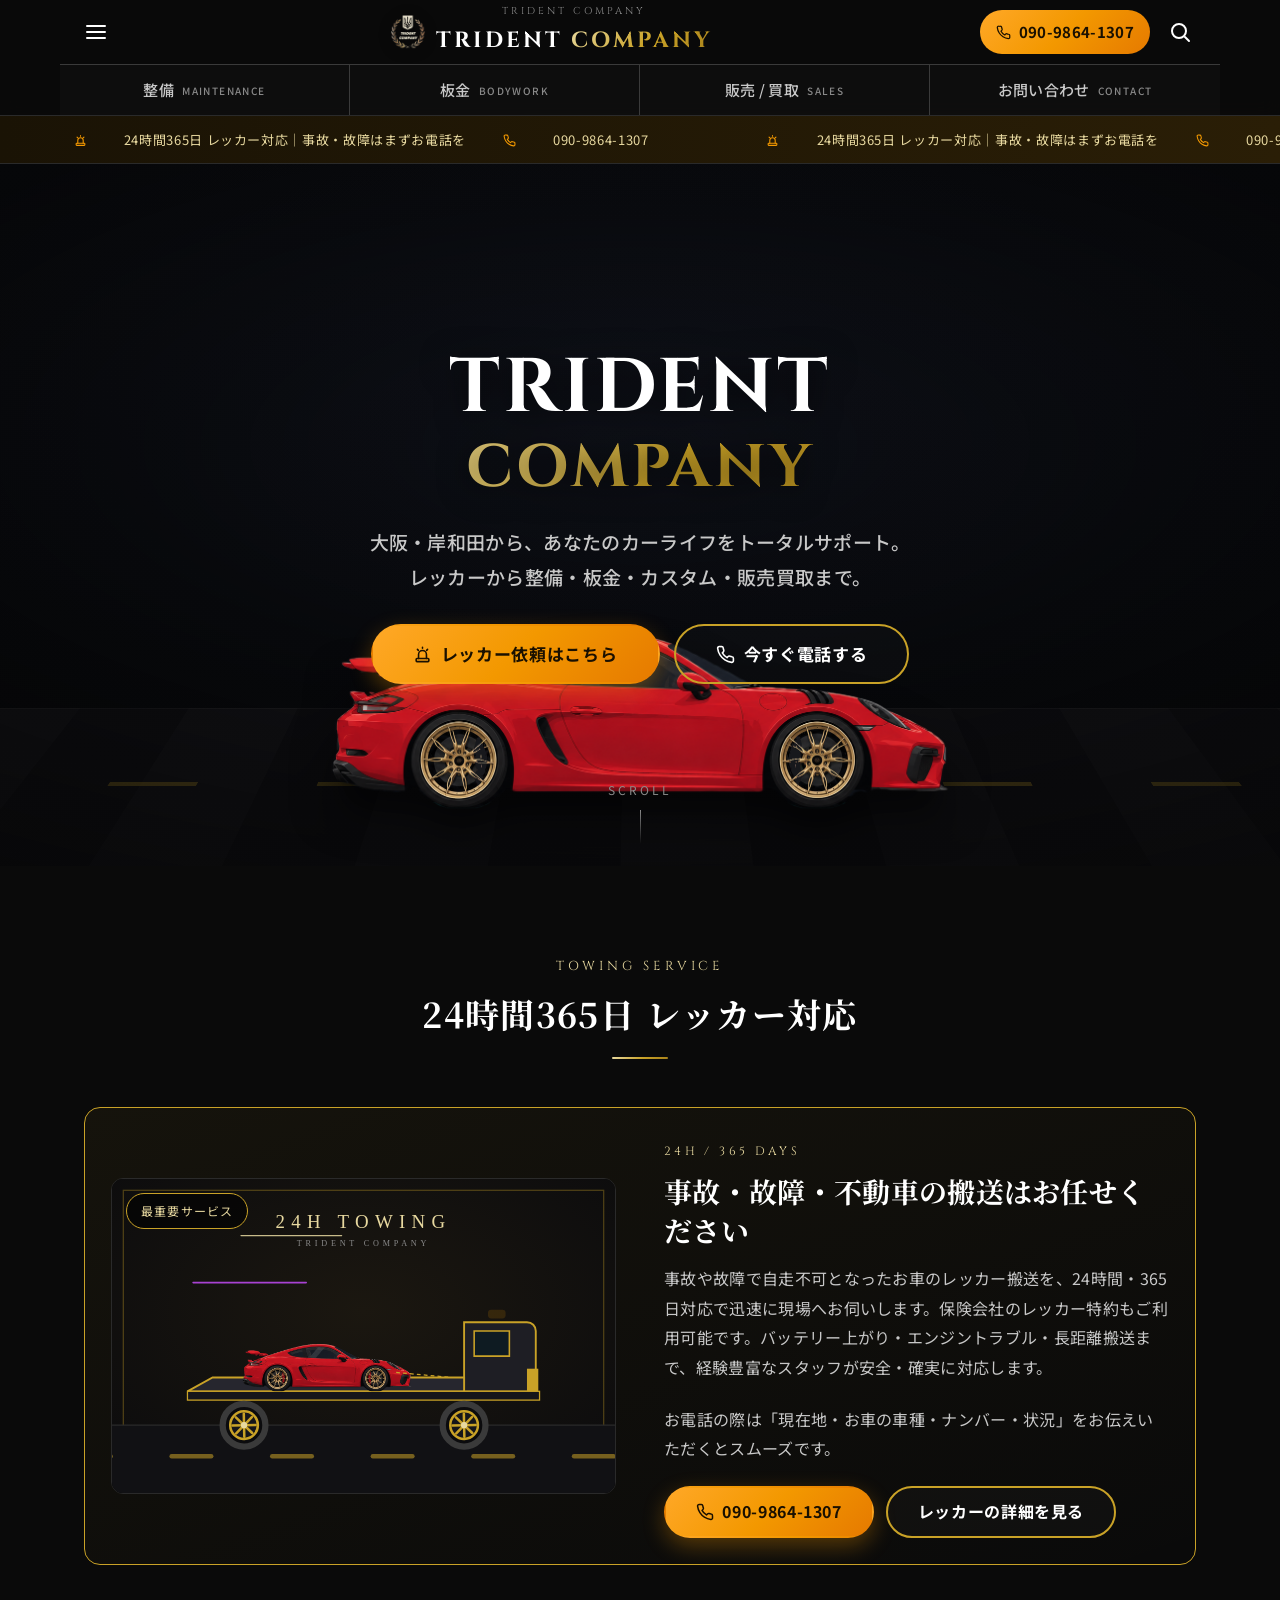
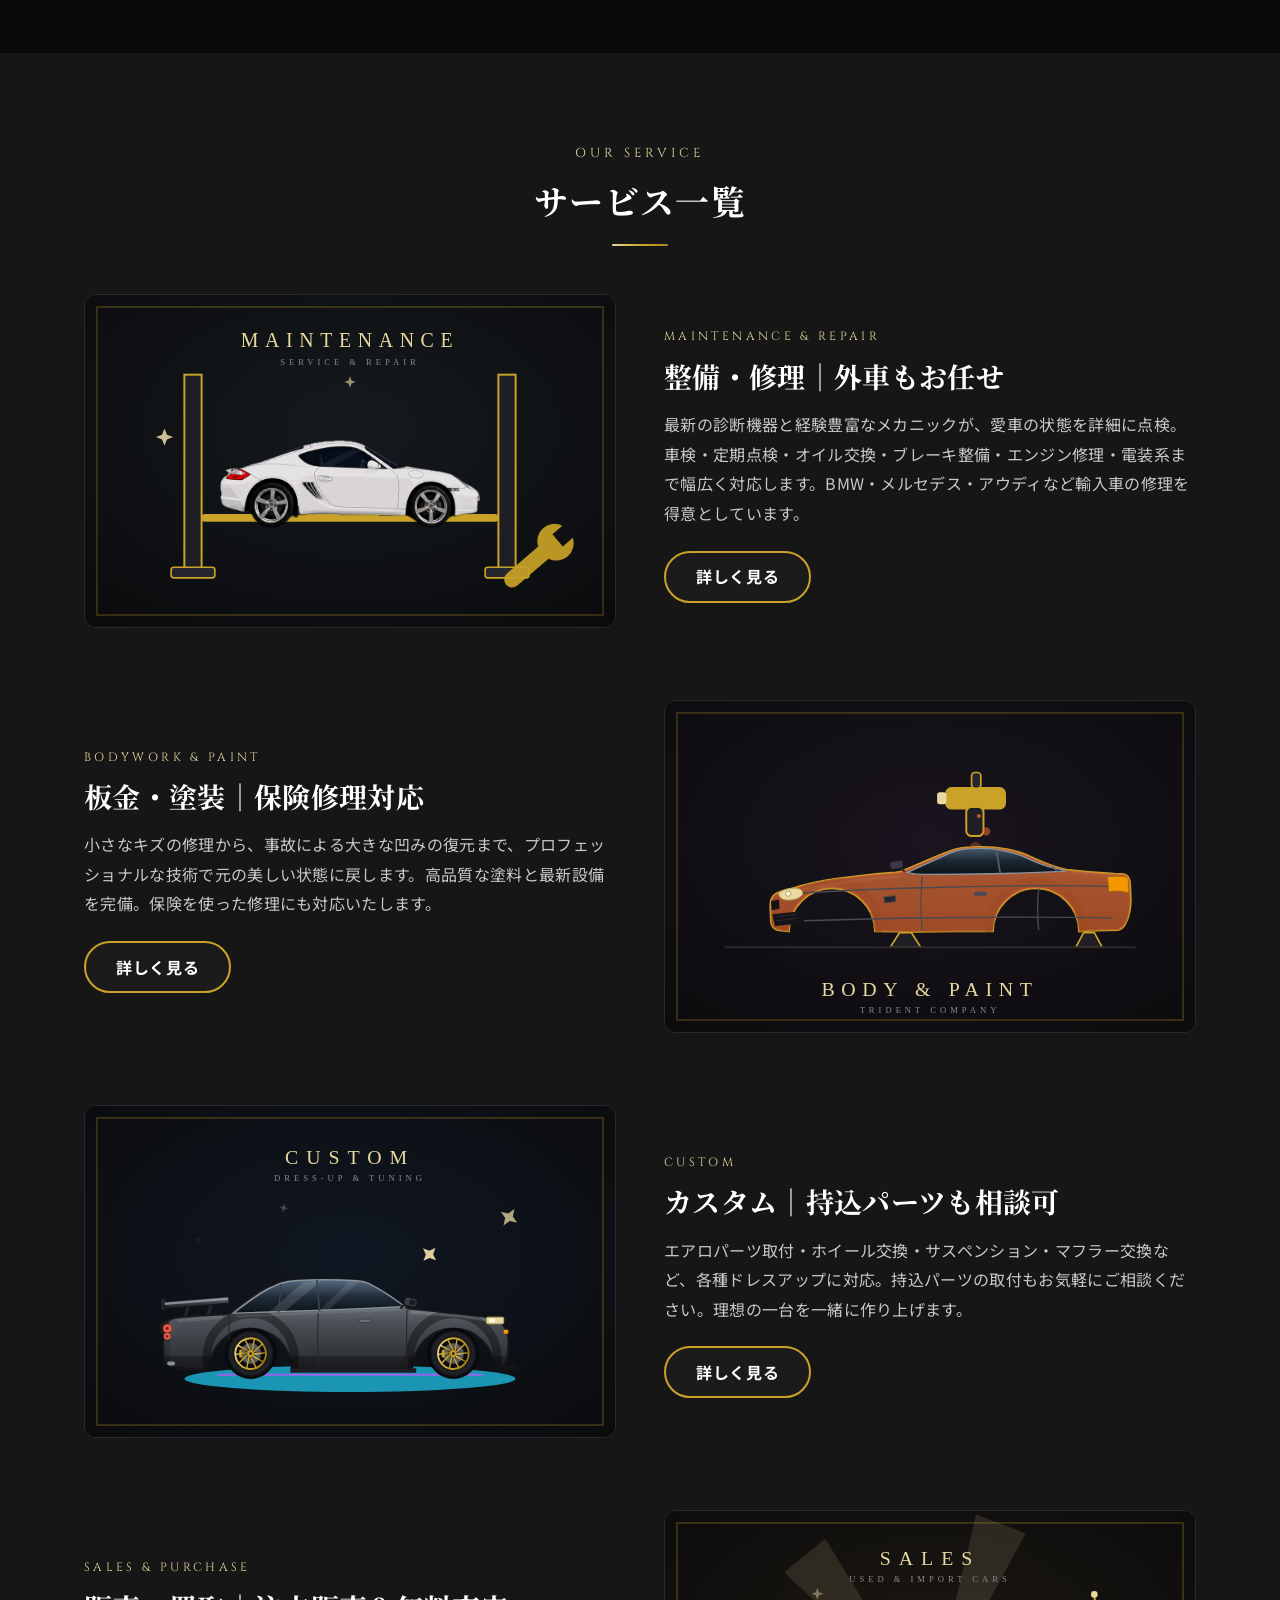
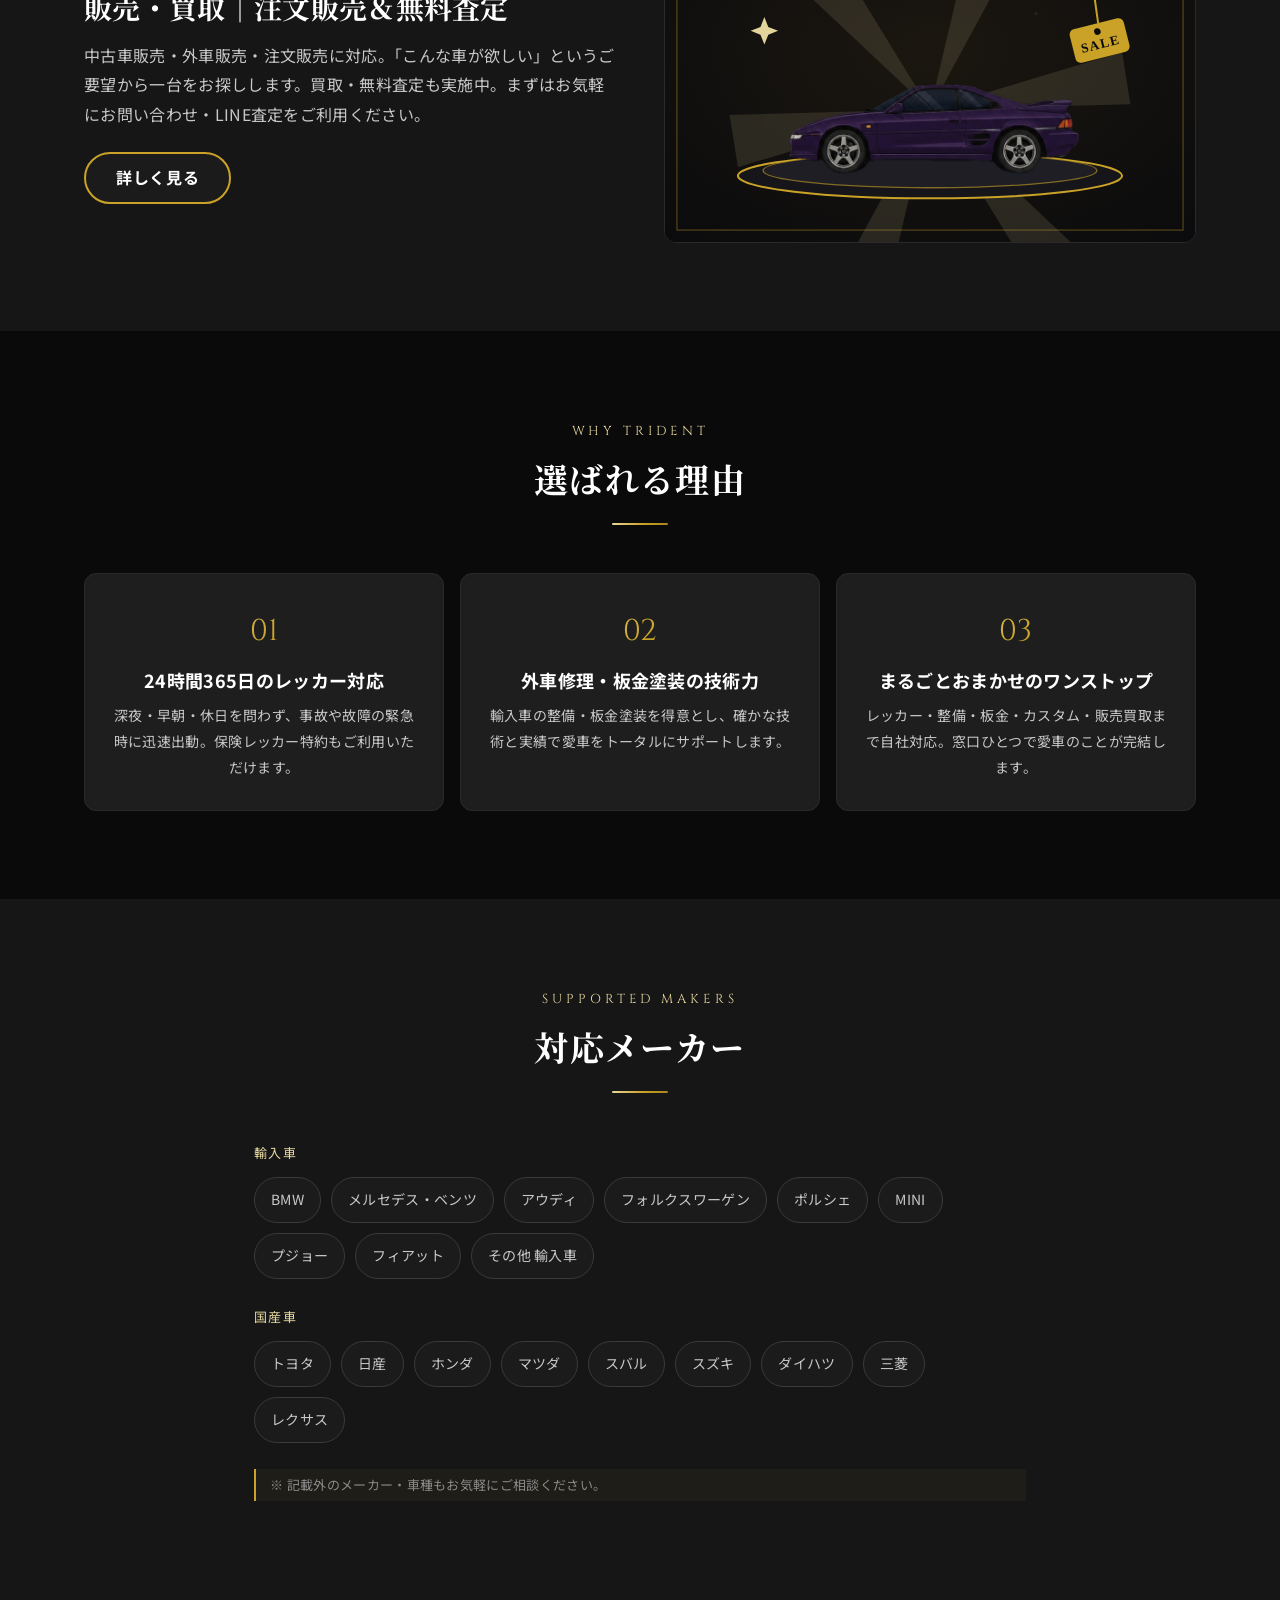
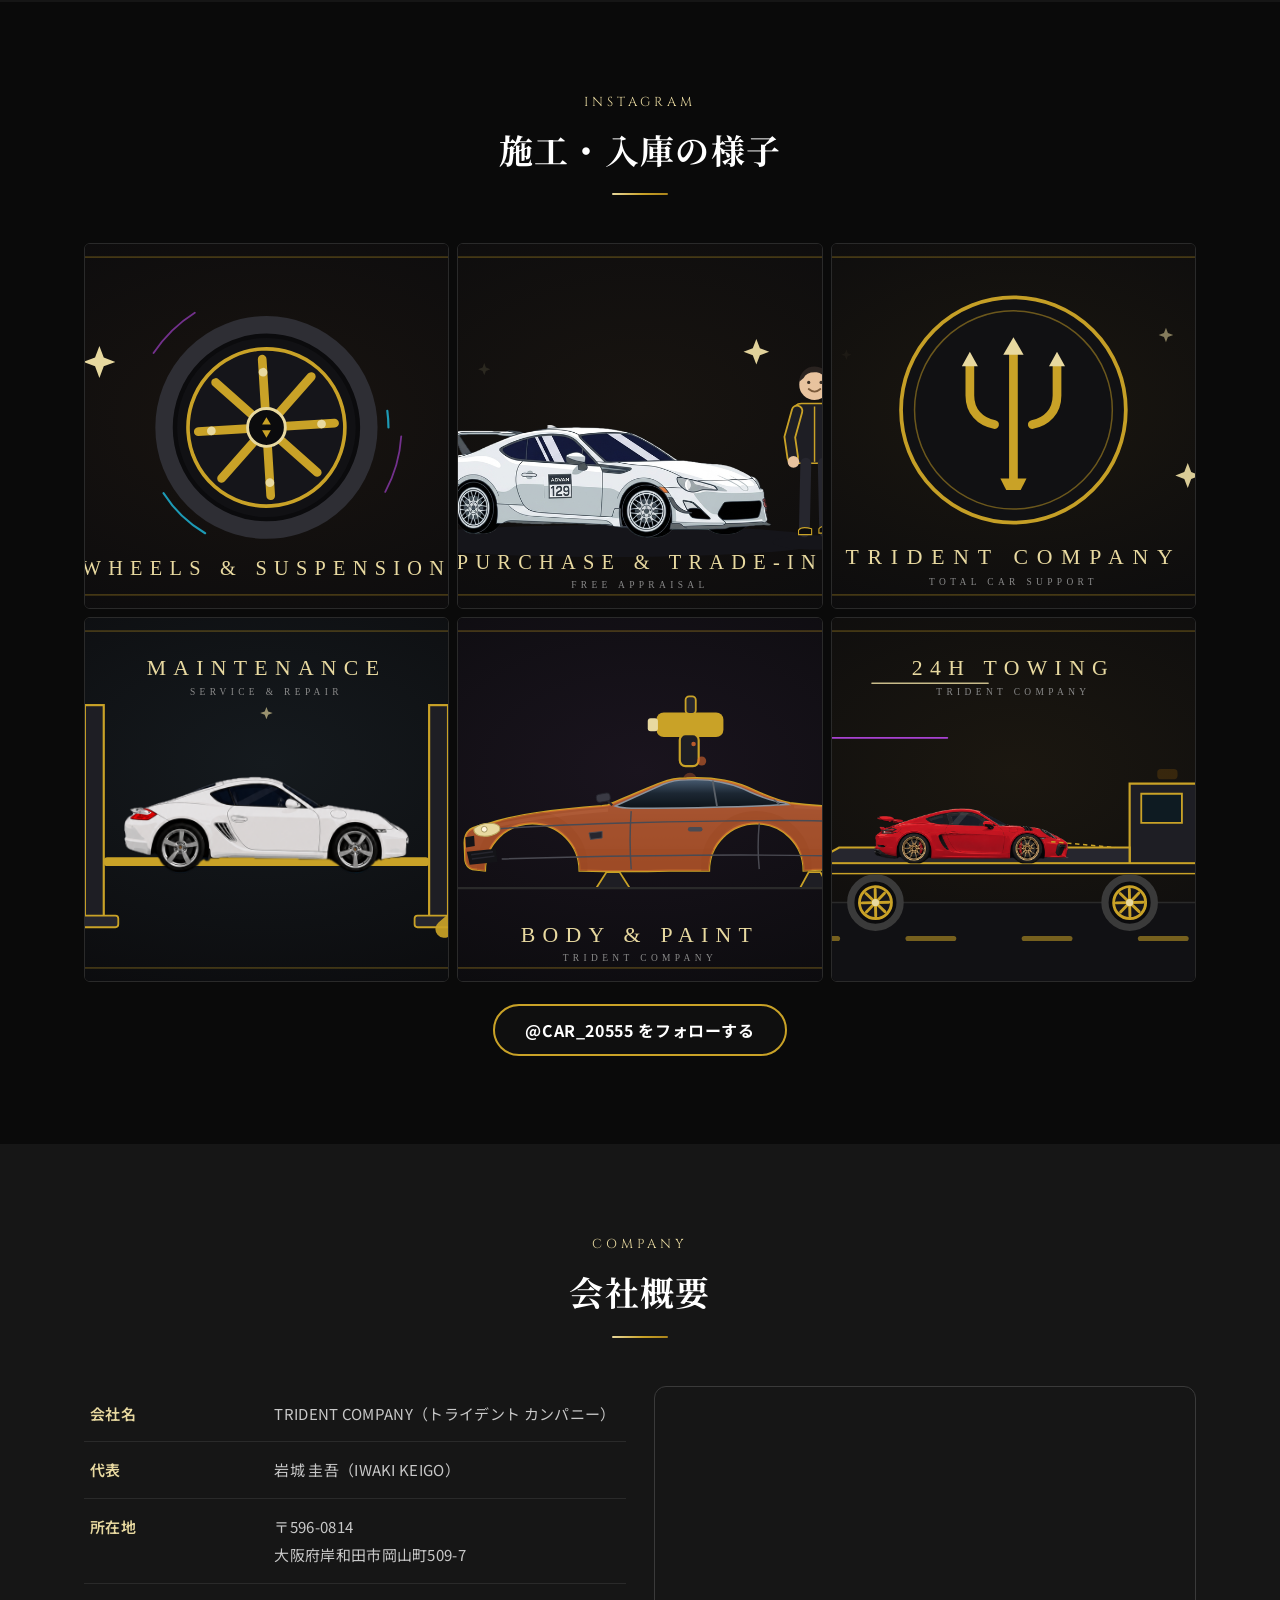
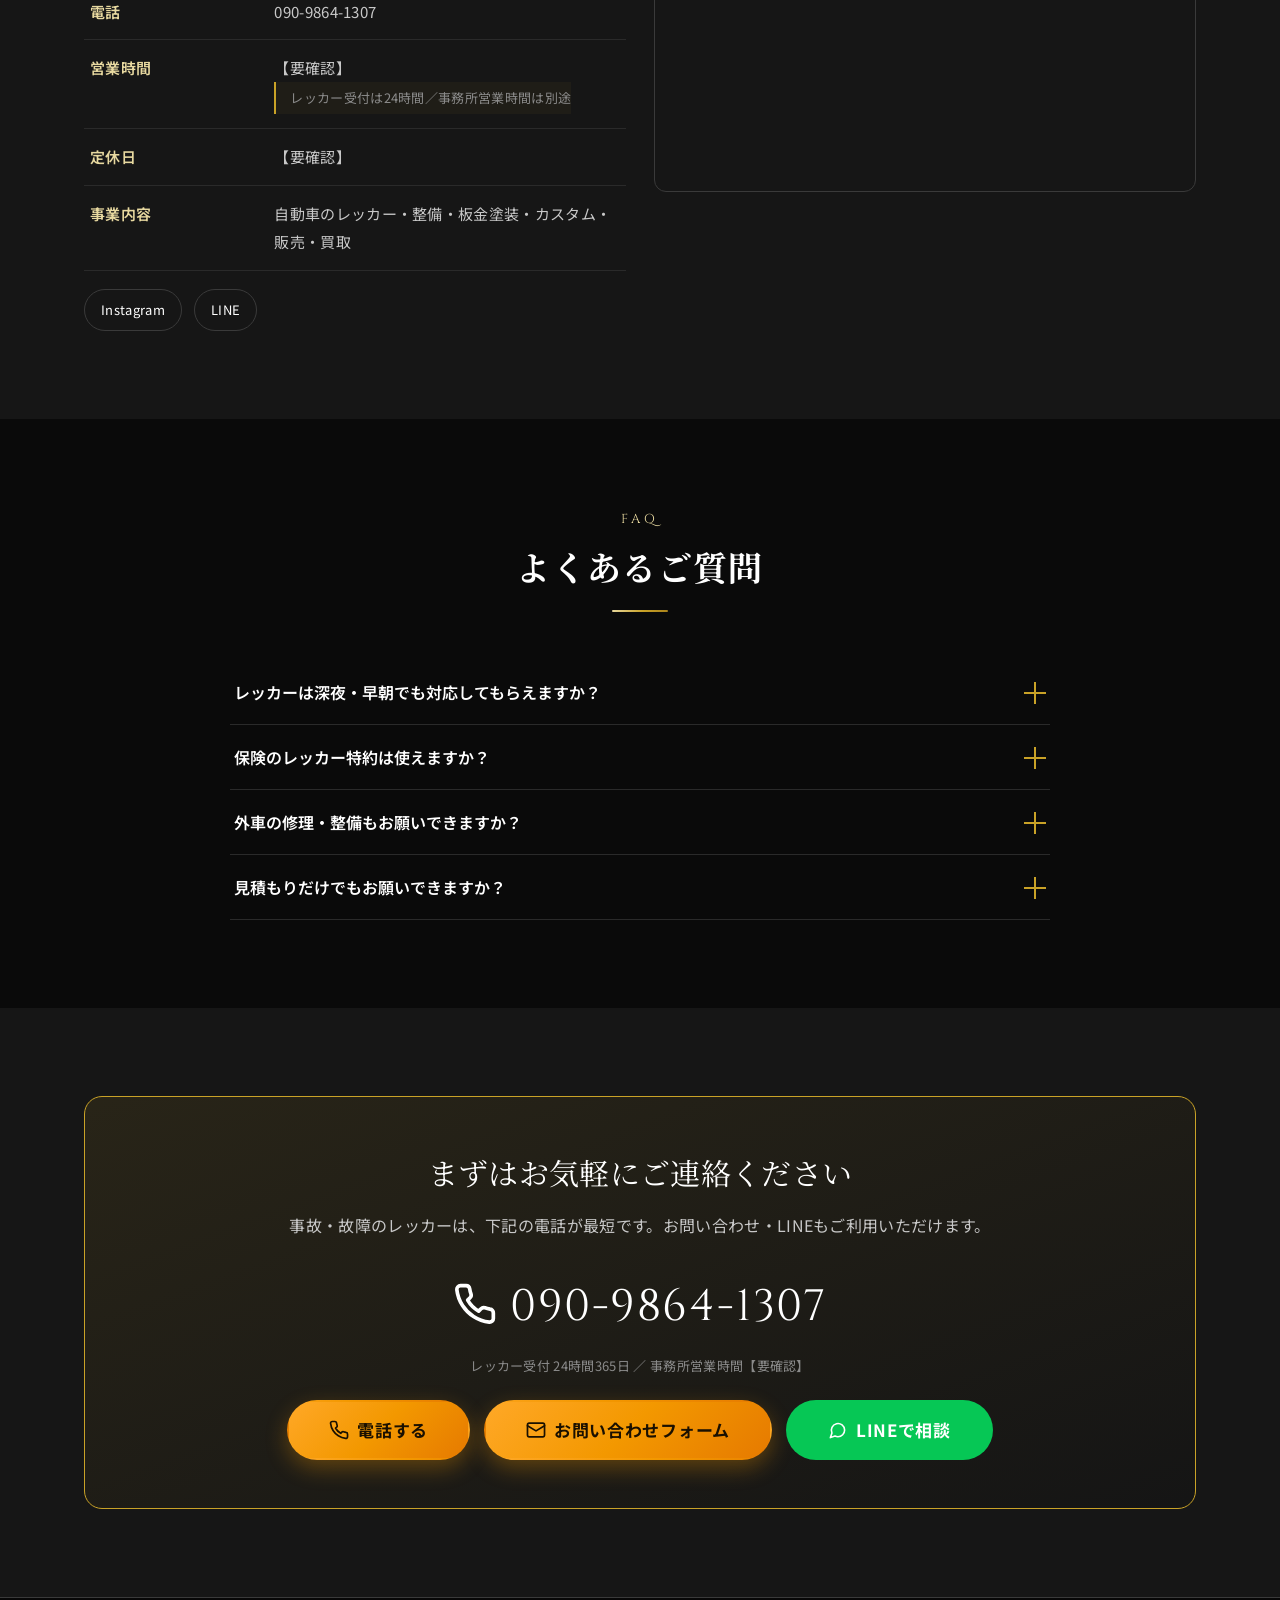
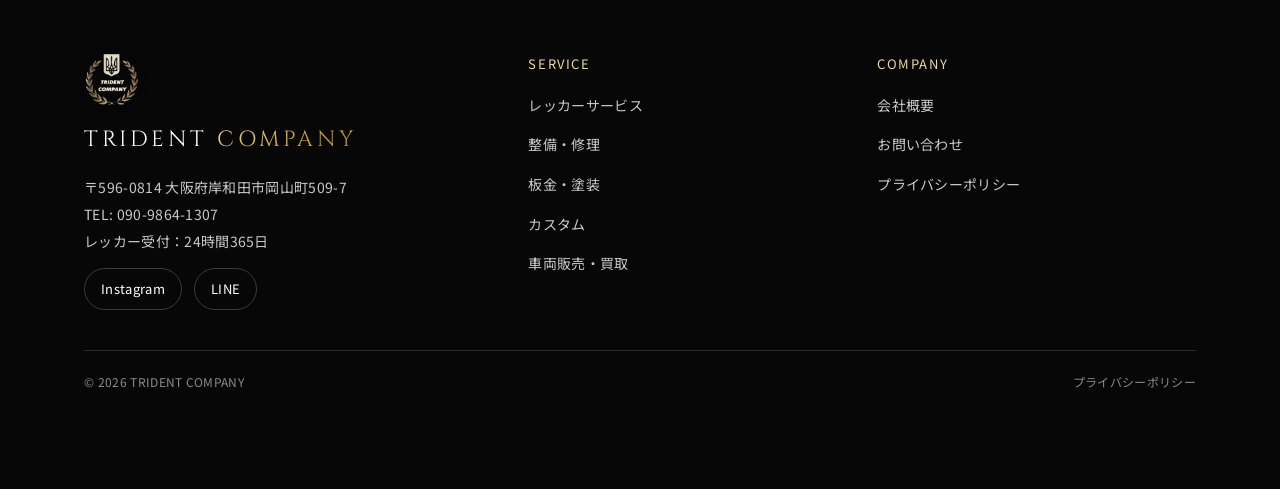
<file: index.html>
<!DOCTYPE html>
<html lang="ja">
<head>
<meta charset="UTF-8">
<meta name="viewport" content="width=device-width, initial-scale=1">
<title>TRIDENT COMPANY｜岸和田・大阪のレッカー・整備・板金塗装・カスタム・販売買取</title>
<meta name="description" content="大阪府岸和田市のTRIDENT COMPANY。24時間365日のレッカー対応をはじめ、外車修理・整備、板金塗装、カスタム、中古車販売・買取まで自動車のことをトータルサポート。事故・故障は今すぐお電話ください。">
<!-- ▼ 静的先行制作（WordPress+AFFINGER 移植前のデザイン確定物）。本番のtitle/meta/OGP/構造化データは SEO SIMPLE PACK 等で設定 -->
<link rel="preconnect" href="https://fonts.googleapis.com">
<link rel="preconnect" href="https://fonts.gstatic.com" crossorigin>
<link href="https://fonts.googleapis.com/css2?family=Cinzel:wght@500;600;700&family=Noto+Sans+JP:wght@400;500;700&family=Noto+Serif+JP:wght@500;700&display=swap" rel="stylesheet">
<link rel="stylesheet" href="assets/css/style.css">
</head>
<body>

<!-- ======================= ヘッダー ======================= -->
<header class="site-header">
  <div class="header-bar">
    <button class="icon-btn" data-drawer-open aria-label="メニューを開く" aria-expanded="false" aria-controls="drawer">
      <svg viewBox="0 0 24 24" fill="none" stroke="currentColor" stroke-width="2"><path d="M3 6h18M3 12h18M3 18h18" stroke-linecap="round"/></svg>
    </button>
    <a href="index.html" class="header-logo" aria-label="TRIDENT COMPANY トップへ">
      <img src="assets/img/logo.png?v=20260721" alt="TRIDENT COMPANY エンブレム" class="header-emblem" width="36" height="36">
      <span class="header-logo__text">
        <span class="header-logo__sub">TRIDENT COMPANY</span>
        <span class="header-logo__main"><span class="t">TRIDENT</span> <span class="c">COMPANY</span></span>
      </span>
    </a>
    <a href="tel:09098641307" class="header-tel"><span class="icn icn--tel" aria-hidden="true"></span> 090-9864-1307</a>
    <button class="icon-btn" aria-label="サイト内検索">
      <svg viewBox="0 0 24 24" fill="none" stroke="currentColor" stroke-width="2"><circle cx="11" cy="11" r="7"/><path d="M21 21l-4-4" stroke-linecap="round"/></svg>
    </button>
  </div>
  <!-- 2×2 ボックスナビ（主ナビ：整備／板金／販売・買取／お問い合わせ） -->
  <nav class="boxnav" aria-label="主要ナビゲーション">
    <a class="boxnav__item" href="maintenance/index.html">整備 <span class="em">MAINTENANCE</span></a>
    <a class="boxnav__item" href="bodywork/index.html">板金 <span class="em">BODYWORK</span></a>
    <a class="boxnav__item" href="sales/index.html">販売 / 買取 <span class="em">SALES</span></a>
    <a class="boxnav__item" href="contact/index.html">お問い合わせ <span class="em">CONTACT</span></a>
  </nav>
</header>

<!-- ======================= ドロワー（全ページ導線） ======================= -->
<div class="drawer" id="drawer">
  <div class="drawer__overlay" data-drawer-close></div>
  <div class="drawer__panel" role="dialog" aria-label="メニュー">
    <div class="drawer__head">
      <span class="drawer__brand"><img src="assets/img/logo.png?v=20260721" alt="" class="header-emblem" width="28" height="28"><span class="header-logo__main"><span class="t">TRIDENT</span> <span class="c">COMPANY</span></span></span>
      <button class="icon-btn" data-drawer-close aria-label="メニューを閉じる">
        <svg viewBox="0 0 24 24" fill="none" stroke="currentColor" stroke-width="2"><path d="M6 6l12 12M18 6L6 18" stroke-linecap="round"/></svg>
      </button>
    </div>
    <ul class="drawer__nav">
      <li><a href="towing/index.html">レッカーサービス</a></li>
      <li><a href="maintenance/index.html">整備・修理</a></li>
      <li><a href="bodywork/index.html">板金・塗装</a></li>
      <li><a href="custom/index.html">カスタム</a></li>
      <li><a href="sales/index.html">車両販売・買取</a></li>
      <li><a href="company/index.html">会社概要</a></li>
      <li><a href="contact/index.html">お問い合わせ</a></li>
    </ul>
    <div class="drawer__sns">
      <a href="https://www.instagram.com/car_20555/" target="_blank" rel="noopener">Instagram</a>
      <a href="#" data-line>LINEで相談</a>
    </div>
  </div>
</div>

<main class="has-fixed-header">

  <!-- ======================= 通知バー ======================= -->
  <div class="notice-bar" role="status">
    <div class="notice-bar__track">
      <span><span class="icn icn--siren" aria-hidden="true"></span> 24時間365日 レッカー対応｜事故・故障はまずお電話を <span class="icn icn--tel" aria-hidden="true"></span> 090-9864-1307</span>
      <span><span class="icn icn--siren" aria-hidden="true"></span> 24時間365日 レッカー対応｜事故・故障はまずお電話を <span class="icn icn--tel" aria-hidden="true"></span> 090-9864-1307</span>
    </div>
  </div>

  <!-- ======================= ファーストビュー ======================= -->
  <section class="hero">
    <!-- 3D走行シーン：実写のオーナー車（Cayman GT4）は定位置で、路面・光跡が後方へ流れる -->
    <div class="hero__bg hero3d" aria-hidden="true">
      <div class="hero3d__streaks"><i class="s1"></i><i class="s2"></i><i class="s3"></i><i class="s4"></i><i class="s5"></i><i class="s6"></i></div>
      <div class="hero3d__road">
        <div class="hero3d__lane"></div>
      </div>
      <div class="hero3d__car">
        <img class="hero3d__body" src="assets/img/hero-car-toon.png?v=20260721" alt="">
        <img class="hero3d__wheel hero3d__wheel--f" src="assets/img/hero-wheel-f.png?v=20260721" alt="">
        <img class="hero3d__wheel hero3d__wheel--r" src="assets/img/hero-wheel-r.png?v=20260721" alt="">
      </div>
    </div>
    <div class="hero__inner">
      <h1 class="hero__logo">
        <span class="l1">TRIDENT</span>
        <span class="l2">COMPANY</span>
      </h1>
      <!-- キャッチコピーは提案（検討事項 A-2）。要承認 -->
      <p class="hero__copy">大阪・岸和田から、あなたのカーライフをトータルサポート。<br>レッカーから整備・板金・カスタム・販売買取まで。</p>
      <div class="hero__cta">
        <a href="#contact" class="btn btn--primary btn--lg"><span class="btn__icon"><span class="icn icn--siren" aria-hidden="true"></span></span> レッカー依頼はこちら</a>
        <a href="tel:09098641307" class="btn btn--ghost btn--lg"><span class="btn__icon"><span class="icn icn--tel" aria-hidden="true"></span></span> 今すぐ電話する</a>
      </div>
    </div>
    <a href="#towing" class="hero__scroll">SCROLL</a>
  </section>

  <!-- ======================= レッカー（最重要） ======================= -->
  <section class="section" id="towing">
    <div class="container">
      <div class="sec-head">
        <span class="sec-head__en">Towing Service</span>
        <h2 class="sec-head__ja">24時間365日 レッカー対応</h2>
        <div class="sec-head__divider"></div>
      </div>
      <div class="service-row service-row--feature reveal">
        <div class="service-row__media">
          <span class="service-row__badge">最重要サービス</span>
          <img src="assets/img/towing.svg?v=20260721" alt="高級車をレッカー搬送するTRIDENT COMPANYのレッカー車">
        </div>
        <div class="service-row__body">
          <span class="service-row__en">24H / 365 Days</span>
          <h3 class="service-row__title">事故・故障・不動車の搬送はお任せください</h3>
          <p class="service-row__text">事故や故障で自走不可となったお車のレッカー搬送を、24時間・365日対応で迅速に現場へお伺いします。保険会社のレッカー特約もご利用可能です。バッテリー上がり・エンジントラブル・長距離搬送まで、経験豊富なスタッフが安全・確実に対応します。</p>
          <p class="service-row__text">お電話の際は「現在地・お車の車種・ナンバー・状況」をお伝えいただくとスムーズです。</p>
          <div class="service-row__actions">
            <a href="tel:09098641307" class="btn btn--tel"><span class="btn__icon"><span class="icn icn--tel" aria-hidden="true"></span></span> 090-9864-1307</a>
            <a href="towing/index.html" class="btn btn--ghost">レッカーの詳細を見る</a>
          </div>
        </div>
      </div>
    </div>
  </section>

  <!-- ======================= その他サービス（整備/板金/カスタム/販売買取） ======================= -->
  <section class="section section--sub">
    <div class="container">
      <div class="sec-head">
        <span class="sec-head__en">Our Service</span>
        <h2 class="sec-head__ja">サービス一覧</h2>
        <div class="sec-head__divider"></div>
      </div>

      <!-- 整備・修理 -->
      <div class="service-row reveal">
        <div class="service-row__media"><img src="assets/img/maintenance.svg?v=20260721" alt="輸入車を整備するTRIDENT COMPANYの工場"></div>
        <div class="service-row__body">
          <span class="service-row__en">Maintenance & Repair</span>
          <h3 class="service-row__title">整備・修理｜外車もお任せ</h3>
          <p class="service-row__text">最新の診断機器と経験豊富なメカニックが、愛車の状態を詳細に点検。車検・定期点検・オイル交換・ブレーキ整備・エンジン修理・電装系まで幅広く対応します。BMW・メルセデス・アウディなど輸入車の修理を得意としています。</p>
          <div class="service-row__actions">
            <a href="maintenance/index.html" class="btn btn--ghost">詳しく見る</a>
          </div>
        </div>
      </div>

      <!-- 板金・塗装 -->
      <div class="service-row service-row--reverse reveal">
        <div class="service-row__media"><img src="assets/img/bodywork.svg?v=20260721" alt="板金塗装作業中の車両"></div>
        <div class="service-row__body">
          <span class="service-row__en">Bodywork & Paint</span>
          <h3 class="service-row__title">板金・塗装｜保険修理対応</h3>
          <p class="service-row__text">小さなキズの修理から、事故による大きな凹みの復元まで、プロフェッショナルな技術で元の美しい状態に戻します。高品質な塗料と最新設備を完備。保険を使った修理にも対応いたします。</p>
          <div class="service-row__actions">
            <a href="bodywork/index.html" class="btn btn--ghost">詳しく見る</a>
          </div>
        </div>
      </div>

      <!-- カスタム -->
      <div class="service-row reveal">
        <div class="service-row__media"><img src="assets/img/custom.svg?v=20260721" alt="カスタムされたスポーツカー"></div>
        <div class="service-row__body">
          <span class="service-row__en">Custom</span>
          <h3 class="service-row__title">カスタム｜持込パーツも相談可</h3>
          <p class="service-row__text">エアロパーツ取付・ホイール交換・サスペンション・マフラー交換など、各種ドレスアップに対応。持込パーツの取付もお気軽にご相談ください。理想の一台を一緒に作り上げます。</p>
          <div class="service-row__actions">
            <a href="custom/index.html" class="btn btn--ghost">詳しく見る</a>
          </div>
        </div>
      </div>

      <!-- 販売・買取 -->
      <div class="service-row service-row--reverse reveal">
        <div class="service-row__media"><img src="assets/img/sales.svg?v=20260721" alt="展示された車両"></div>
        <div class="service-row__body">
          <span class="service-row__en">Sales & Purchase</span>
          <h3 class="service-row__title">販売・買取｜注文販売＆無料査定</h3>
          <p class="service-row__text">中古車販売・外車販売・注文販売に対応。「こんな車が欲しい」というご要望から一台をお探しします。買取・無料査定も実施中。まずはお気軽にお問い合わせ・LINE査定をご利用ください。</p>
          <div class="service-row__actions">
            <a href="sales/index.html" class="btn btn--ghost">詳しく見る</a>
          </div>
        </div>
      </div>
    </div>
  </section>

  <!-- ======================= 選ばれる理由 ======================= -->
  <section class="section">
    <div class="container">
      <div class="sec-head">
        <span class="sec-head__en">Why TRIDENT</span>
        <h2 class="sec-head__ja">選ばれる理由</h2>
        <div class="sec-head__divider"></div>
      </div>
      <div class="reason-grid">
        <div class="reason reveal"><div class="reason__no">01</div><h3 class="reason__title">24時間365日のレッカー対応</h3><p class="reason__text">深夜・早朝・休日を問わず、事故や故障の緊急時に迅速出動。保険レッカー特約もご利用いただけます。</p></div>
        <div class="reason reveal"><div class="reason__no">02</div><h3 class="reason__title">外車修理・板金塗装の技術力</h3><p class="reason__text">輸入車の整備・板金塗装を得意とし、確かな技術と実績で愛車をトータルにサポートします。</p></div>
        <div class="reason reveal"><div class="reason__no">03</div><h3 class="reason__title">まるごとおまかせのワンストップ</h3><p class="reason__text">レッカー・整備・板金・カスタム・販売買取まで自社対応。窓口ひとつで愛車のことが完結します。</p></div>
      </div>
    </div>
  </section>

  <!-- ======================= 対応メーカー ======================= -->
  <section class="section section--sub">
    <div class="container container--narrow">
      <div class="sec-head">
        <span class="sec-head__en">Supported Makers</span>
        <h2 class="sec-head__ja">対応メーカー</h2>
        <div class="sec-head__divider"></div>
      </div>
      <div class="maker-group reveal">
        <div class="maker-group__label">輸入車</div>
        <ul class="maker-list">
          <li>BMW</li><li>メルセデス・ベンツ</li><li>アウディ</li><li>フォルクスワーゲン</li><li>ポルシェ</li><li>MINI</li><li>プジョー</li><li>フィアット</li><li>その他 輸入車</li>
        </ul>
      </div>
      <div class="maker-group reveal">
        <div class="maker-group__label">国産車</div>
        <ul class="maker-list">
          <li>トヨタ</li><li>日産</li><li>ホンダ</li><li>マツダ</li><li>スバル</li><li>スズキ</li><li>ダイハツ</li><li>三菱</li><li>レクサス</li>
        </ul>
      </div>
      <p class="note">※ 記載外のメーカー・車種もお気軽にご相談ください。</p>
    </div>
  </section>

  <!-- ======================= Instagram ======================= -->
  <section class="section">
    <div class="container">
      <div class="sec-head">
        <span class="sec-head__en">Instagram</span>
        <h2 class="sec-head__ja">施工・入庫の様子</h2>
        <div class="sec-head__divider"></div>
      </div>
      <!-- 本番は Smash Balloon で公式フィードを表示（検討事項 D-3）。ここではダミー配置 -->
      <div class="ig-grid reveal">
        <a href="https://www.instagram.com/car_20555/" target="_blank" rel="noopener"><img src="assets/img/custom-2.svg?v=20260721" alt="Instagram投稿"></a>
        <a href="https://www.instagram.com/car_20555/" target="_blank" rel="noopener"><img src="assets/img/sales-2.svg?v=20260721" alt="Instagram投稿"></a>
        <a href="https://www.instagram.com/car_20555/" target="_blank" rel="noopener"><img src="assets/img/hero-portrait.svg?v=20260721" alt="Instagram投稿"></a>
        <a href="https://www.instagram.com/car_20555/" target="_blank" rel="noopener"><img src="assets/img/maintenance.svg?v=20260721" alt="Instagram投稿"></a>
        <a href="https://www.instagram.com/car_20555/" target="_blank" rel="noopener"><img src="assets/img/bodywork.svg?v=20260721" alt="Instagram投稿"></a>
        <a href="https://www.instagram.com/car_20555/" target="_blank" rel="noopener"><img src="assets/img/towing.svg?v=20260721" alt="Instagram投稿"></a>
      </div>
      <div class="ig-note">
        <a href="https://www.instagram.com/car_20555/" target="_blank" rel="noopener" class="btn btn--ghost">@CAR_20555 をフォローする</a>
      </div>
    </div>
  </section>

  <!-- ======================= 会社概要 ======================= -->
  <section class="section section--sub" id="company">
    <div class="container">
      <div class="sec-head">
        <span class="sec-head__en">Company</span>
        <h2 class="sec-head__ja">会社概要</h2>
        <div class="sec-head__divider"></div>
      </div>
      <div class="company-cols reveal">
        <div>
          <table class="info-table">
            <tr><th>会社名</th><td>TRIDENT COMPANY（トライデント カンパニー）</td></tr>
            <tr><th>代表</th><td>岩城 圭吾（IWAKI KEIGO）</td></tr>
            <tr><th>所在地</th><td>〒596-0814<br>大阪府岸和田市岡山町509-7</td></tr>
            <tr><th>電話</th><td><a href="tel:09098641307">090-9864-1307</a></td></tr>
            <!-- 営業時間・定休日は要確認（検討事項 A-3 / A-4） -->
            <tr><th>営業時間</th><td>【要確認】<br><span class="note" style="display:inline-block">レッカー受付は24時間／事務所営業時間は別途</span></td></tr>
            <tr><th>定休日</th><td>【要確認】</td></tr>
            <tr><th>事業内容</th><td>自動車のレッカー・整備・板金塗装・カスタム・販売・買取</td></tr>
          </table>
          <div class="footer-sns" style="margin-top:18px">
            <a href="https://www.instagram.com/car_20555/" target="_blank" rel="noopener">Instagram</a>
            <a href="#" data-line>LINE</a>
          </div>
        </div>
        <div class="map-embed">
          <!-- 住所連動のGoogleマップ埋め込み（キー不要のembed） -->
          <iframe title="TRIDENT COMPANY 所在地" loading="lazy" referrerpolicy="no-referrer-when-downgrade"
            src="https://maps.google.com/maps?q=%E5%A4%A7%E9%98%AA%E5%BA%9C%E5%B2%B8%E5%92%8C%E7%94%B0%E5%B8%82%E5%B2%A1%E5%B1%B1%E7%94%BA509-7&output=embed"></iframe>
        </div>
      </div>
    </div>
  </section>

  <!-- ======================= FAQ ======================= -->
  <section class="section">
    <div class="container">
      <div class="sec-head">
        <span class="sec-head__en">FAQ</span>
        <h2 class="sec-head__ja">よくあるご質問</h2>
        <div class="sec-head__divider"></div>
      </div>
      <!-- FAQの実データは要収集（検討事項 C-9）。以下は想定Q&Aの提案 -->
      <div class="faq reveal">
        <div class="faq__item">
          <button class="faq__q" aria-expanded="false">レッカーは深夜・早朝でも対応してもらえますか？<span class="mark"></span></button>
          <div class="faq__a"><p>はい。24時間365日、事故・故障の緊急時に対応しております。まずはお電話（090-9864-1307）にてご連絡ください。</p></div>
        </div>
        <div class="faq__item">
          <button class="faq__q" aria-expanded="false">保険のレッカー特約は使えますか？<span class="mark"></span></button>
          <div class="faq__a"><p>ご加入の保険内容によりご利用いただけます。保険会社名・証券番号がお手元にあるとスムーズです。ご不明な場合もお気軽にご相談ください。</p></div>
        </div>
        <div class="faq__item">
          <button class="faq__q" aria-expanded="false">外車の修理・整備もお願いできますか？<span class="mark"></span></button>
          <div class="faq__a"><p>はい。BMW・メルセデス・アウディなど輸入車の整備・修理・板金塗装を得意としております。まずは車種と症状をお知らせください。</p></div>
        </div>
        <div class="faq__item">
          <button class="faq__q" aria-expanded="false">見積もりだけでもお願いできますか？<span class="mark"></span></button>
          <div class="faq__a"><p>もちろん可能です。お電話・フォーム・LINEよりお気軽にお問い合わせください。写真を送っていただくと概算のご案内がスムーズです。</p></div>
        </div>
      </div>
    </div>
  </section>

  <!-- ======================= お問い合わせ CTA（#contact = レッカーCTAのスクロール先） ======================= -->
  <section class="section section--sub contact-cta" id="contact">
    <div class="container">
      <div class="contact-cta__box reveal">
        <p class="contact-cta__lead">まずはお気軽にご連絡ください</p>
        <p class="contact-cta__sub">事故・故障のレッカーは、下記の電話が最短です。お問い合わせ・LINEもご利用いただけます。</p>
        <a href="tel:09098641307" class="contact-cta__tel"><span class="icn icn--tel" aria-hidden="true"></span> 090-9864-1307</a>
        <p class="contact-cta__hours">レッカー受付 24時間365日 ／ 事務所営業時間【要確認】</p>
        <div class="contact-cta__actions">
          <a href="tel:09098641307" class="btn btn--tel btn--lg"><span class="btn__icon"><span class="icn icn--tel" aria-hidden="true"></span></span> 電話する</a>
          <a href="contact/index.html" class="btn btn--primary btn--lg"><span class="btn__icon"><span class="icn icn--mail" aria-hidden="true"></span></span> お問い合わせフォーム</a>
          <a href="#" data-line class="btn btn--line btn--lg"><span class="btn__icon"><span class="icn icn--chat" aria-hidden="true"></span></span> LINEで相談</a>
        </div>
      </div>
    </div>
  </section>

</main>

<!-- ======================= フッター ======================= -->
<footer class="site-footer">
  <div class="container">
    <div class="footer-grid">
      <div>
        <img src="assets/img/logo.png?v=20260721" alt="TRIDENT COMPANY エンブレム" class="footer-emblem" width="56" height="56">
        <div class="footer-logo"><span class="t">TRIDENT</span> <span class="c">COMPANY</span></div>
        <div class="footer-info">
          〒596-0814 大阪府岸和田市岡山町509-7<br>
          TEL: <a href="tel:09098641307">090-9864-1307</a><br>
          レッカー受付：24時間365日
        </div>
        <div class="footer-sns">
          <a href="https://www.instagram.com/car_20555/" target="_blank" rel="noopener">Instagram</a>
          <a href="#" data-line>LINE</a>
        </div>
      </div>
      <div>
        <div class="footer-col__title">SERVICE</div>
        <ul class="footer-nav">
          <li><a href="towing/index.html">レッカーサービス</a></li>
          <li><a href="maintenance/index.html">整備・修理</a></li>
          <li><a href="bodywork/index.html">板金・塗装</a></li>
          <li><a href="custom/index.html">カスタム</a></li>
          <li><a href="sales/index.html">車両販売・買取</a></li>
        </ul>
      </div>
      <div>
        <div class="footer-col__title">COMPANY</div>
        <ul class="footer-nav">
          <li><a href="company/index.html">会社概要</a></li>
          <li><a href="contact/index.html">お問い合わせ</a></li>
          <li><a href="privacy/index.html">プライバシーポリシー</a></li>
        </ul>
      </div>
    </div>
    <div class="footer-bottom">
      <span>© <span data-year>2026</span> TRIDENT COMPANY</span>
      <a href="privacy/index.html">プライバシーポリシー</a>
    </div>
  </div>
</footer>

<!-- ======================= 下部固定CTA（SP） ======================= -->
<nav class="fixed-cta" aria-label="固定アクション">
  <a href="tel:09098641307" class="is-tel"><span class="ic"><span class="icn icn--tel" aria-hidden="true"></span></span>電話する</a>
  <a href="contact/index.html"><span class="ic"><span class="icn icn--mail" aria-hidden="true"></span></span>お問い合わせ</a>
  <a href="#" data-line class="is-line"><span class="ic"><span class="icn icn--chat" aria-hidden="true"></span></span>LINE</a>
</nav>

<script src="assets/js/main.js"></script>
</body>
</html>
</file>
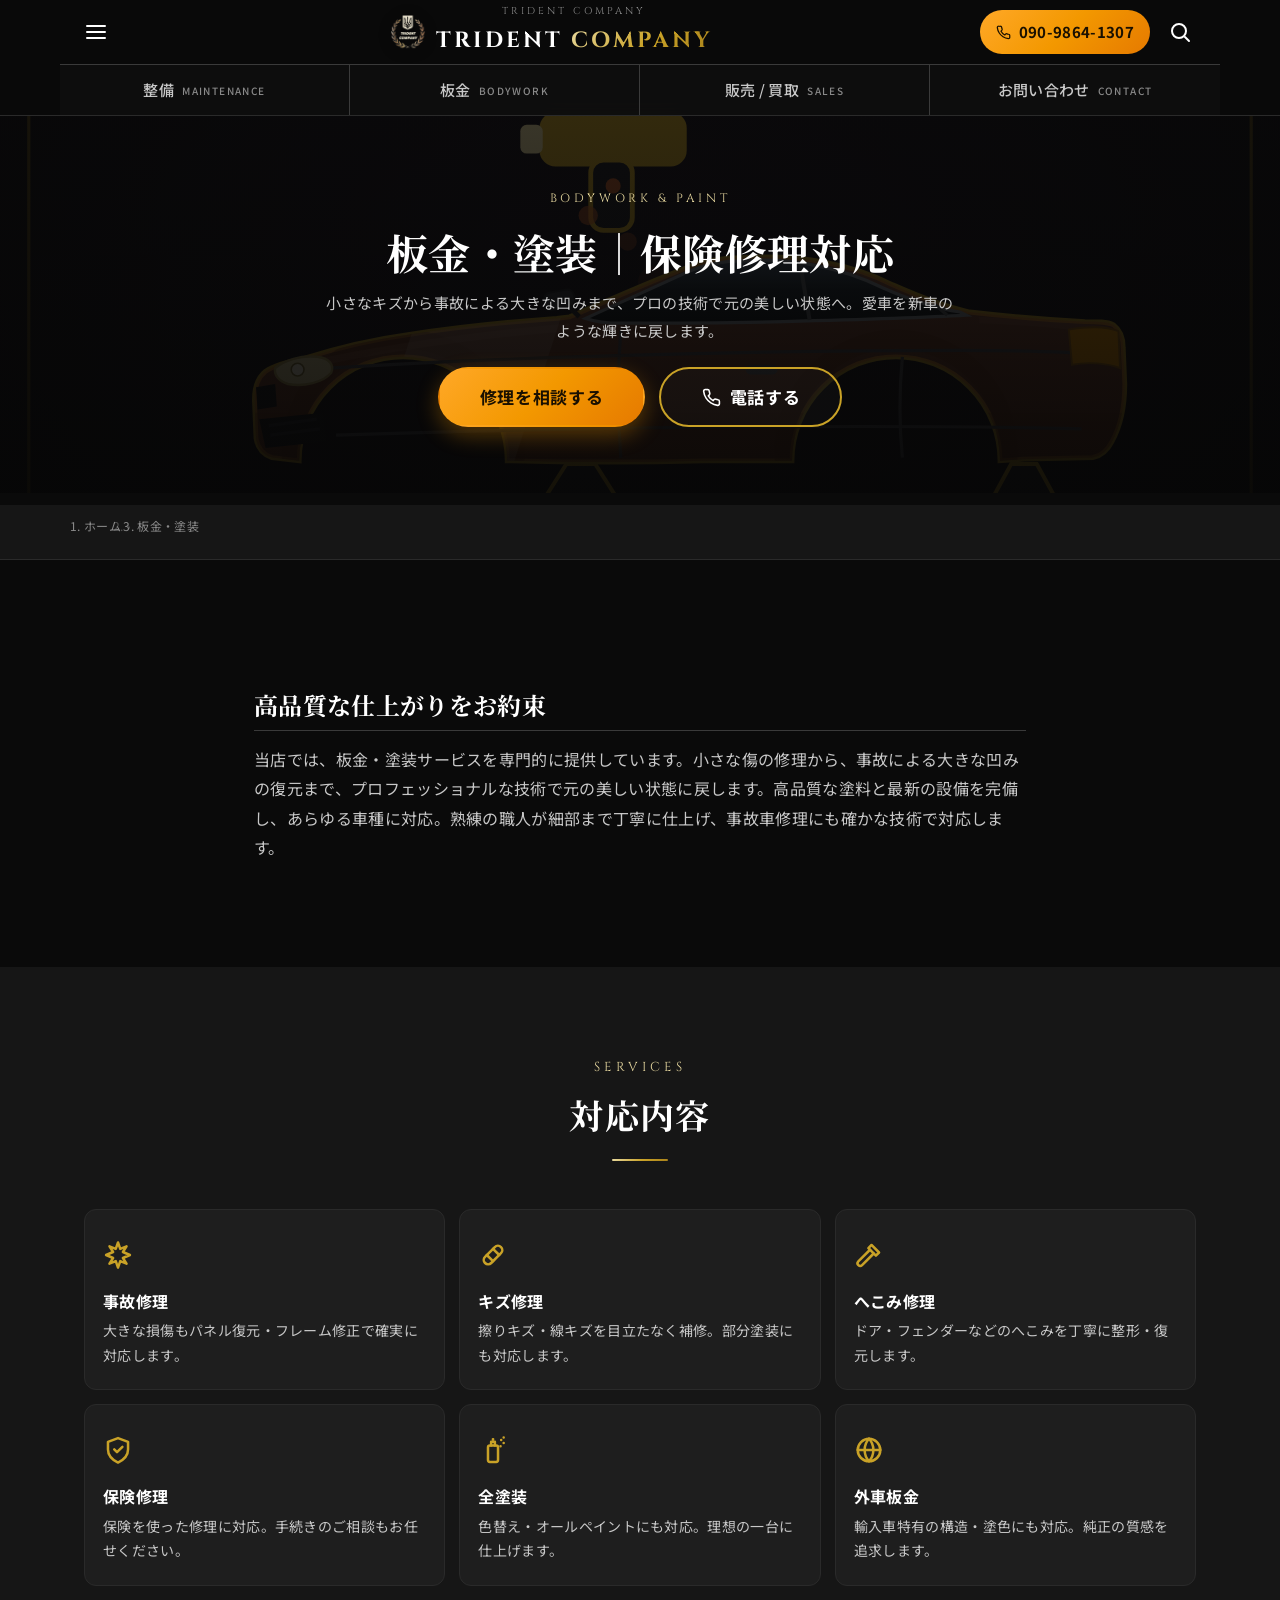
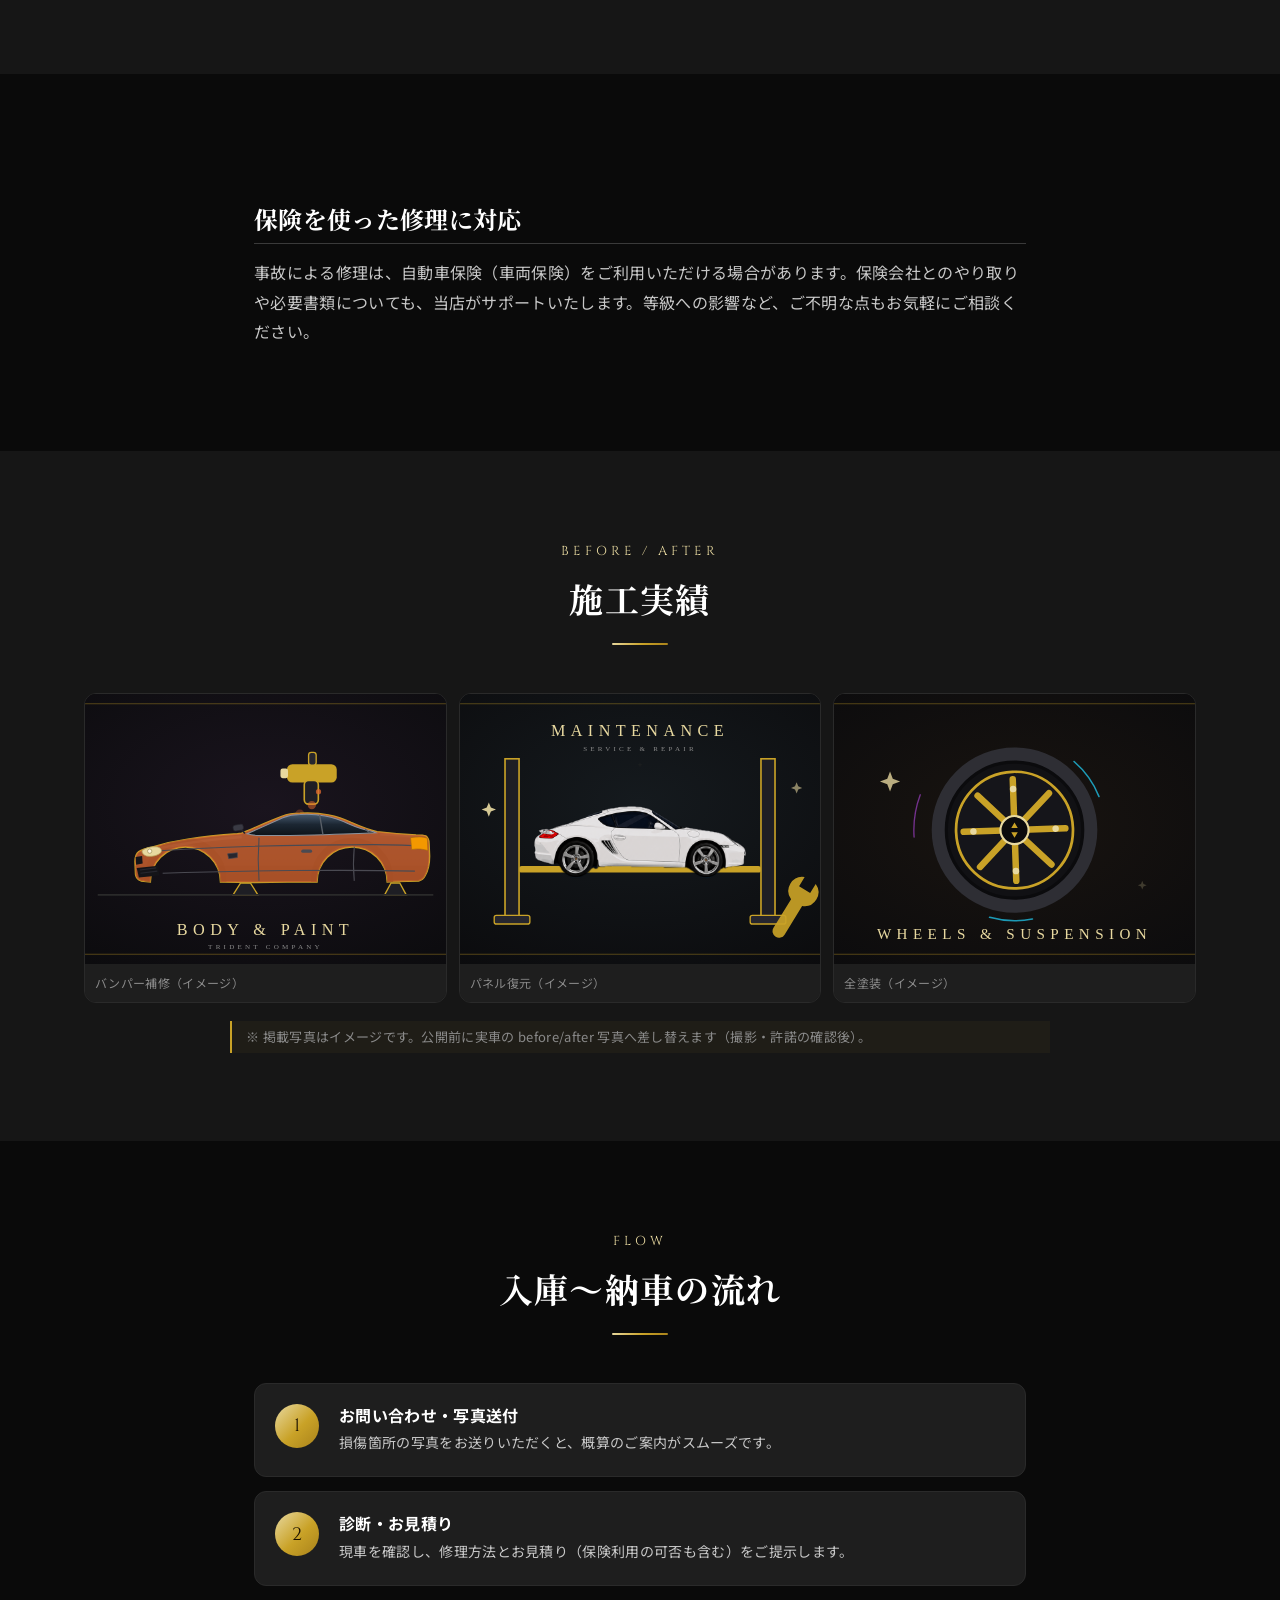
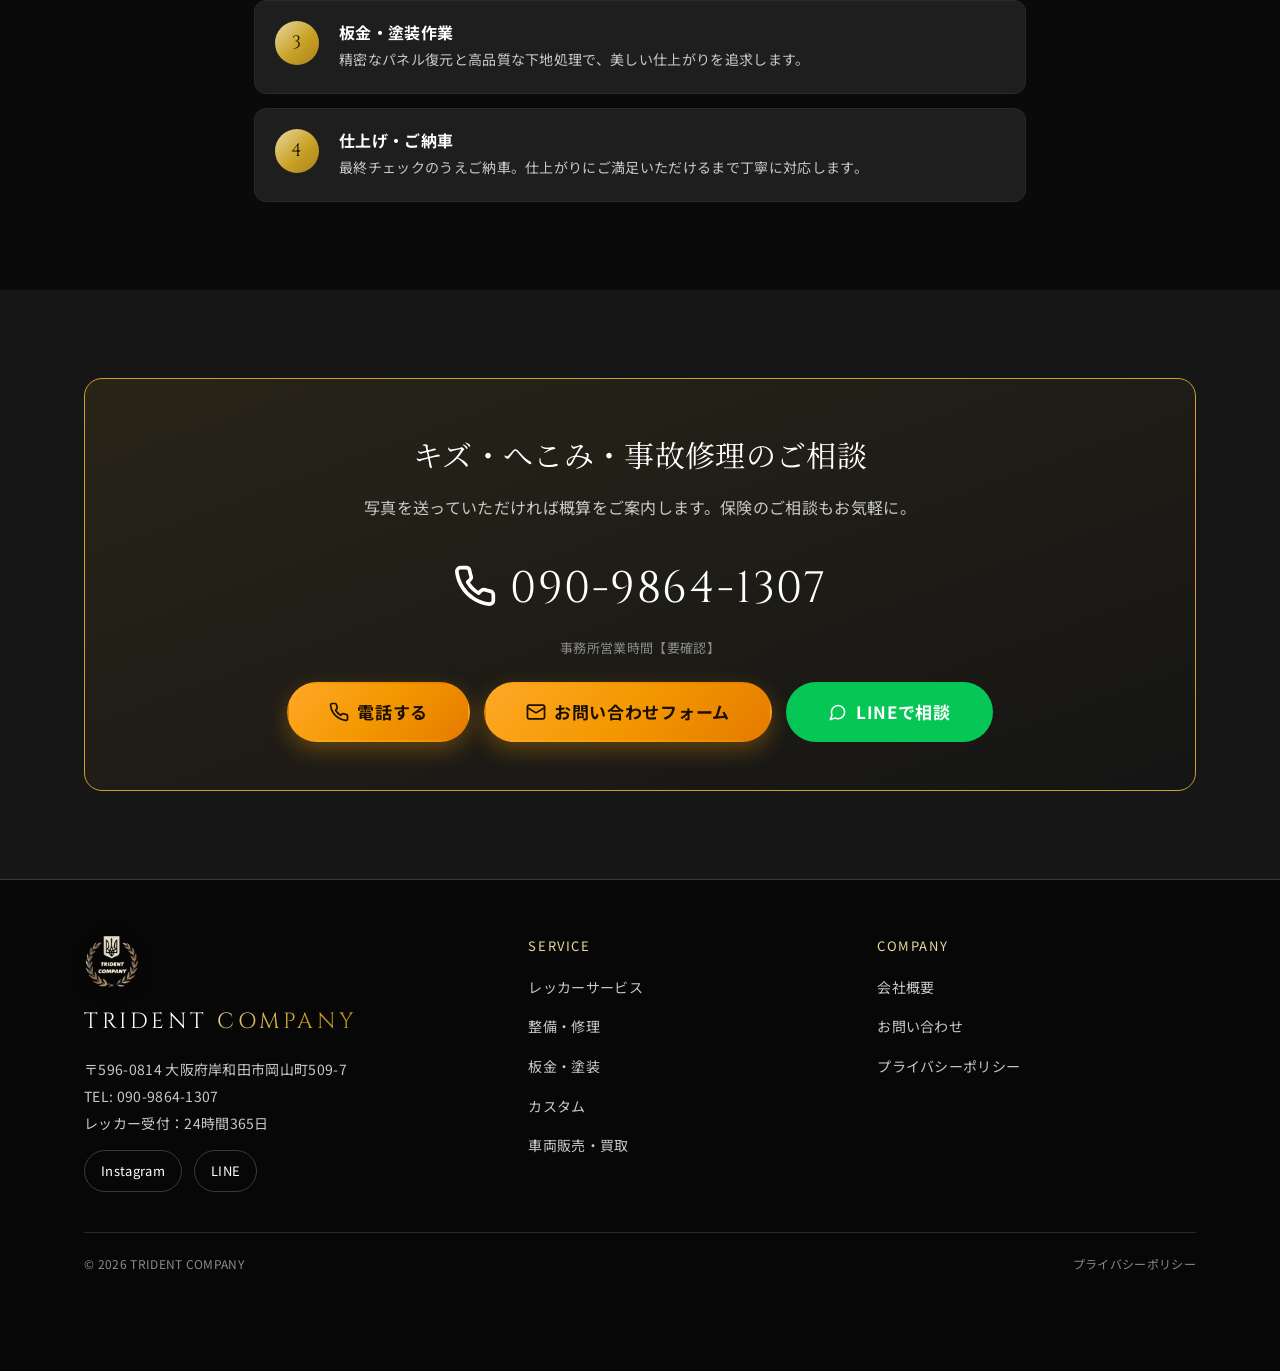
<file: bodywork/index.html>
<!DOCTYPE html>
<html lang="ja">
<head>
<meta charset="UTF-8">
<meta name="viewport" content="width=device-width, initial-scale=1">
<title>板金・塗装｜岸和田・大阪の板金塗装・保険修理｜TRIDENT COMPANY</title>
<meta name="description" content="岸和田・大阪で板金塗装なら TRIDENT COMPANY。事故修理・キズ修理・へこみ修理・全塗装・外車板金に対応。保険を使った修理もお任せください。高品質な塗料と最新設備で、愛車を新車のような輝きに。">
<link rel="preconnect" href="https://fonts.googleapis.com">
<link rel="preconnect" href="https://fonts.gstatic.com" crossorigin>
<link href="https://fonts.googleapis.com/css2?family=Cinzel:wght@500;600;700&family=Noto+Sans+JP:wght@400;500;700&family=Noto+Serif+JP:wght@500;700&display=swap" rel="stylesheet">
<link rel="stylesheet" href="../assets/css/style.css">
</head>
<body>

<header class="site-header">
  <div class="header-bar">
    <button class="icon-btn" data-drawer-open aria-label="メニューを開く" aria-expanded="false" aria-controls="drawer"><svg viewBox="0 0 24 24" fill="none" stroke="currentColor" stroke-width="2"><path d="M3 6h18M3 12h18M3 18h18" stroke-linecap="round"/></svg></button>
    <a href="../index.html" class="header-logo" aria-label="TRIDENT COMPANY トップへ"><img src="../assets/img/logo.png?v=20260721" alt="TRIDENT COMPANY エンブレム" class="header-emblem" width="36" height="36"><span class="header-logo__text"><span class="header-logo__sub">TRIDENT COMPANY</span><span class="header-logo__main"><span class="t">TRIDENT</span> <span class="c">COMPANY</span></span></span></a>
    <a href="tel:09098641307" class="header-tel"><span class="icn icn--tel" aria-hidden="true"></span> 090-9864-1307</a>
    <button class="icon-btn" aria-label="サイト内検索"><svg viewBox="0 0 24 24" fill="none" stroke="currentColor" stroke-width="2"><circle cx="11" cy="11" r="7"/><path d="M21 21l-4-4" stroke-linecap="round"/></svg></button>
  </div>
  <nav class="boxnav" aria-label="主要ナビゲーション">
    <a class="boxnav__item" href="../maintenance/index.html">整備 <span class="em">MAINTENANCE</span></a>
    <a class="boxnav__item" href="../bodywork/index.html">板金 <span class="em">BODYWORK</span></a>
    <a class="boxnav__item" href="../sales/index.html">販売 / 買取 <span class="em">SALES</span></a>
    <a class="boxnav__item" href="../contact/index.html">お問い合わせ <span class="em">CONTACT</span></a>
  </nav>
</header>

<div class="drawer" id="drawer">
  <div class="drawer__overlay" data-drawer-close></div>
  <div class="drawer__panel" role="dialog" aria-label="メニュー">
    <div class="drawer__head"><span class="drawer__brand"><img src="../assets/img/logo.png?v=20260721" alt="" class="header-emblem" width="28" height="28"><span class="header-logo__main"><span class="t">TRIDENT</span> <span class="c">COMPANY</span></span></span><button class="icon-btn" data-drawer-close aria-label="メニューを閉じる"><svg viewBox="0 0 24 24" fill="none" stroke="currentColor" stroke-width="2"><path d="M6 6l12 12M18 6L6 18" stroke-linecap="round"/></svg></button></div>
    <ul class="drawer__nav">
      <li><a href="../towing/index.html">レッカーサービス</a></li>
      <li><a href="../maintenance/index.html">整備・修理</a></li>
      <li><a href="../bodywork/index.html">板金・塗装</a></li>
      <li><a href="../custom/index.html">カスタム</a></li>
      <li><a href="../sales/index.html">車両販売・買取</a></li>
      <li><a href="../company/index.html">会社概要</a></li>
      <li><a href="../contact/index.html">お問い合わせ</a></li>
    </ul>
    <div class="drawer__sns"><a href="https://www.instagram.com/car_20555/" target="_blank" rel="noopener">Instagram</a><a href="#" data-line>LINEで相談</a></div>
  </div>
</div>

<main class="has-fixed-header">

  <section class="page-hero">
    <div class="page-hero__bg"><img src="../assets/img/bodywork.svg?v=20260721" alt="板金塗装のイメージ"></div>
    <div class="page-hero__inner container">
      <span class="page-hero__en">Bodywork & Paint</span>
      <h1 class="page-hero__title">板金・塗装｜保険修理対応</h1>
      <p class="page-hero__lead">小さなキズから事故による大きな凹みまで、プロの技術で元の美しい状態へ。愛車を新車のような輝きに戻します。</p>
      <div class="hero__cta" style="margin-top:22px"><a href="#contact" class="btn btn--primary btn--lg">修理を相談する</a><a href="tel:09098641307" class="btn btn--ghost btn--lg"><span class="btn__icon"><span class="icn icn--tel" aria-hidden="true"></span></span> 電話する</a></div>
    </div>
  </section>

  <nav class="breadcrumb" aria-label="パンくず"><div class="container"><ol><li><a href="../index.html">ホーム</a></li><li class="sep">›</li><li>板金・塗装</li></ol></div></nav>

  <section class="section">
    <div class="container container--narrow prose reveal">
      <h2>高品質な仕上がりをお約束</h2>
      <p>当店では、板金・塗装サービスを専門的に提供しています。小さな傷の修理から、事故による大きな凹みの復元まで、プロフェッショナルな技術で元の美しい状態に戻します。高品質な塗料と最新の設備を完備し、あらゆる車種に対応。熟練の職人が細部まで丁寧に仕上げ、事故車修理にも確かな技術で対応します。</p>
    </div>
  </section>

  <section class="section section--sub">
    <div class="container">
      <div class="sec-head"><span class="sec-head__en">Services</span><h2 class="sec-head__ja">対応内容</h2><div class="sec-head__divider"></div></div>
      <div class="card-grid">
        <div class="card reveal"><div class="card__icon"><span class="icn icn--collision" aria-hidden="true"></span></div><h3 class="card__title">事故修理</h3><p class="card__text">大きな損傷もパネル復元・フレーム修正で確実に対応します。</p></div>
        <div class="card reveal"><div class="card__icon"><span class="icn icn--patch" aria-hidden="true"></span></div><h3 class="card__title">キズ修理</h3><p class="card__text">擦りキズ・線キズを目立たなく補修。部分塗装にも対応します。</p></div>
        <div class="card reveal"><div class="card__icon"><span class="icn icn--hammer" aria-hidden="true"></span></div><h3 class="card__title">へこみ修理</h3><p class="card__text">ドア・フェンダーなどのへこみを丁寧に整形・復元します。</p></div>
        <div class="card reveal"><div class="card__icon"><span class="icn icn--shield" aria-hidden="true"></span></div><h3 class="card__title">保険修理</h3><p class="card__text">保険を使った修理に対応。手続きのご相談もお任せください。</p></div>
        <div class="card reveal"><div class="card__icon"><span class="icn icn--paint" aria-hidden="true"></span></div><h3 class="card__title">全塗装</h3><p class="card__text">色替え・オールペイントにも対応。理想の一台に仕上げます。</p></div>
        <div class="card reveal"><div class="card__icon"><span class="icn icn--globe" aria-hidden="true"></span></div><h3 class="card__title">外車板金</h3><p class="card__text">輸入車特有の構造・塗色にも対応。純正の質感を追求します。</p></div>
      </div>
    </div>
  </section>

  <section class="section">
    <div class="container container--narrow prose reveal">
      <h2>保険を使った修理に対応</h2>
      <p>事故による修理は、自動車保険（車両保険）をご利用いただける場合があります。保険会社とのやり取りや必要書類についても、当店がサポートいたします。等級への影響など、ご不明な点もお気軽にご相談ください。</p>
    </div>
  </section>

  <section class="section section--sub">
    <div class="container">
      <div class="sec-head"><span class="sec-head__en">Before / After</span><h2 class="sec-head__ja">施工実績</h2><div class="sec-head__divider"></div></div>
      <!-- before/after ギャラリーは採否・写真許諾を確認のうえ実車写真に差替（検討事項 C-2 / F-4） -->
      <div class="gallery reveal">
        <figure><img src="../assets/img/bodywork.svg?v=20260721" alt="施工実績"><figcaption>バンパー補修（イメージ）</figcaption></figure>
        <figure><img src="../assets/img/maintenance.svg?v=20260721" alt="施工実績"><figcaption>パネル復元（イメージ）</figcaption></figure>
        <figure><img src="../assets/img/custom-2.svg?v=20260721" alt="施工実績"><figcaption>全塗装（イメージ）</figcaption></figure>
      </div>
      <p class="note" style="max-width:820px;margin:18px auto 0">※ 掲載写真はイメージです。公開前に実車の before/after 写真へ差し替えます（撮影・許諾の確認後）。</p>
    </div>
  </section>

  <section class="section">
    <div class="container container--narrow">
      <div class="sec-head"><span class="sec-head__en">Flow</span><h2 class="sec-head__ja">入庫〜納車の流れ</h2><div class="sec-head__divider"></div></div>
      <div class="flow">
        <div class="flow__item reveal"><div class="flow__num"></div><div><h3 class="flow__title">お問い合わせ・写真送付</h3><p class="flow__text">損傷箇所の写真をお送りいただくと、概算のご案内がスムーズです。</p></div></div>
        <div class="flow__item reveal"><div class="flow__num"></div><div><h3 class="flow__title">診断・お見積り</h3><p class="flow__text">現車を確認し、修理方法とお見積り（保険利用の可否も含む）をご提示します。</p></div></div>
        <div class="flow__item reveal"><div class="flow__num"></div><div><h3 class="flow__title">板金・塗装作業</h3><p class="flow__text">精密なパネル復元と高品質な下地処理で、美しい仕上がりを追求します。</p></div></div>
        <div class="flow__item reveal"><div class="flow__num"></div><div><h3 class="flow__title">仕上げ・ご納車</h3><p class="flow__text">最終チェックのうえご納車。仕上がりにご満足いただけるまで丁寧に対応します。</p></div></div>
      </div>
    </div>
  </section>

  <section class="section section--sub contact-cta" id="contact">
    <div class="container">
      <div class="contact-cta__box reveal">
        <p class="contact-cta__lead">キズ・へこみ・事故修理のご相談</p>
        <p class="contact-cta__sub">写真を送っていただければ概算をご案内します。保険のご相談もお気軽に。</p>
        <a href="tel:09098641307" class="contact-cta__tel"><span class="icn icn--tel" aria-hidden="true"></span> 090-9864-1307</a>
        <p class="contact-cta__hours">事務所営業時間【要確認】</p>
        <div class="contact-cta__actions">
          <a href="tel:09098641307" class="btn btn--tel btn--lg"><span class="btn__icon"><span class="icn icn--tel" aria-hidden="true"></span></span> 電話する</a>
          <a href="../contact/index.html" class="btn btn--primary btn--lg"><span class="btn__icon"><span class="icn icn--mail" aria-hidden="true"></span></span> お問い合わせフォーム</a>
          <a href="#" data-line class="btn btn--line btn--lg"><span class="btn__icon"><span class="icn icn--chat" aria-hidden="true"></span></span> LINEで相談</a>
        </div>
      </div>
    </div>
  </section>

</main>

<footer class="site-footer">
  <div class="container">
    <div class="footer-grid">
      <div><img src="../assets/img/logo.png?v=20260721" alt="TRIDENT COMPANY エンブレム" class="footer-emblem" width="56" height="56"><div class="footer-logo"><span class="t">TRIDENT</span> <span class="c">COMPANY</span></div><div class="footer-info">〒596-0814 大阪府岸和田市岡山町509-7<br>TEL: <a href="tel:09098641307">090-9864-1307</a><br>レッカー受付：24時間365日</div><div class="footer-sns"><a href="https://www.instagram.com/car_20555/" target="_blank" rel="noopener">Instagram</a><a href="#" data-line>LINE</a></div></div>
      <div><div class="footer-col__title">SERVICE</div><ul class="footer-nav"><li><a href="../towing/index.html">レッカーサービス</a></li><li><a href="../maintenance/index.html">整備・修理</a></li><li><a href="../bodywork/index.html">板金・塗装</a></li><li><a href="../custom/index.html">カスタム</a></li><li><a href="../sales/index.html">車両販売・買取</a></li></ul></div>
      <div><div class="footer-col__title">COMPANY</div><ul class="footer-nav"><li><a href="../company/index.html">会社概要</a></li><li><a href="../contact/index.html">お問い合わせ</a></li><li><a href="../privacy/index.html">プライバシーポリシー</a></li></ul></div>
    </div>
    <div class="footer-bottom"><span>© <span data-year>2026</span> TRIDENT COMPANY</span><a href="../privacy/index.html">プライバシーポリシー</a></div>
  </div>
</footer>

<nav class="fixed-cta" aria-label="固定アクション"><a href="tel:09098641307" class="is-tel"><span class="ic"><span class="icn icn--tel" aria-hidden="true"></span></span>電話する</a><a href="../contact/index.html"><span class="ic"><span class="icn icn--mail" aria-hidden="true"></span></span>お問い合わせ</a><a href="#" data-line class="is-line"><span class="ic"><span class="icn icn--chat" aria-hidden="true"></span></span>LINE</a></nav>

<script src="../assets/js/main.js"></script>
</body>
</html>
</file>
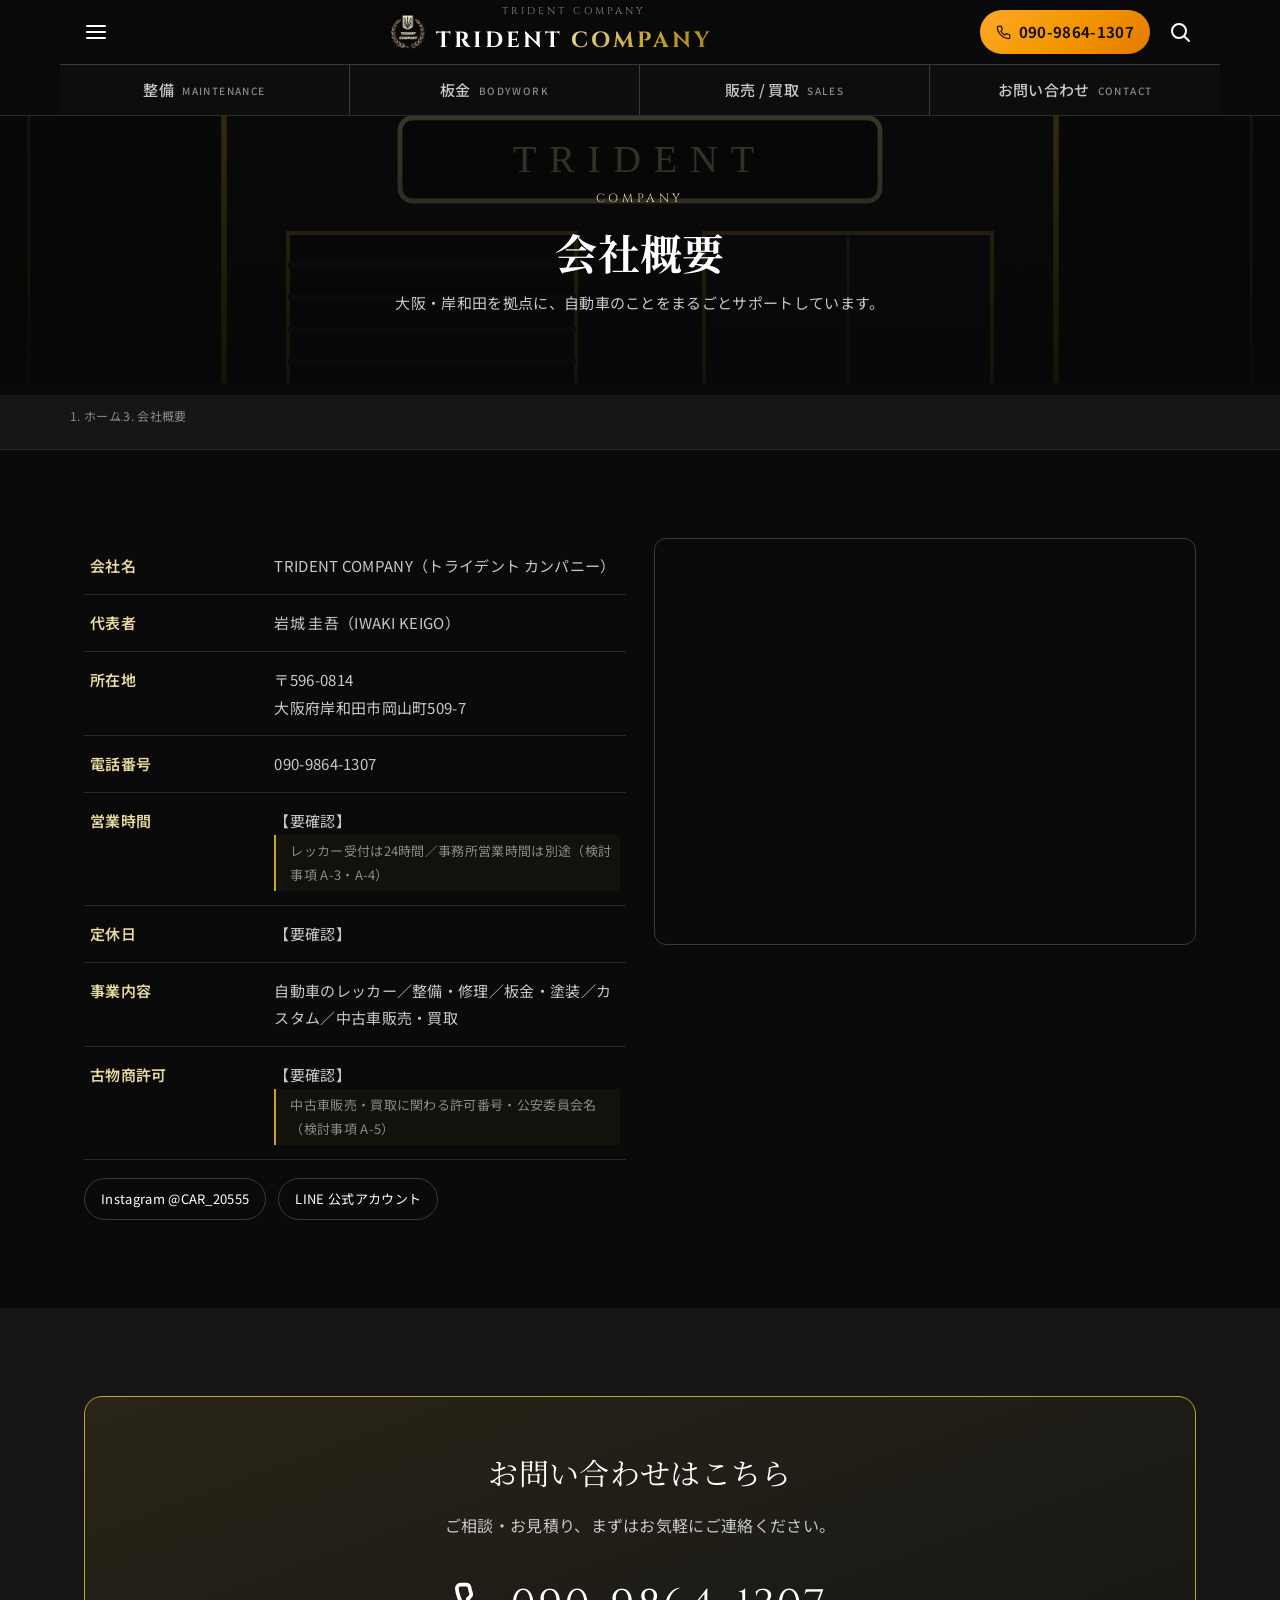
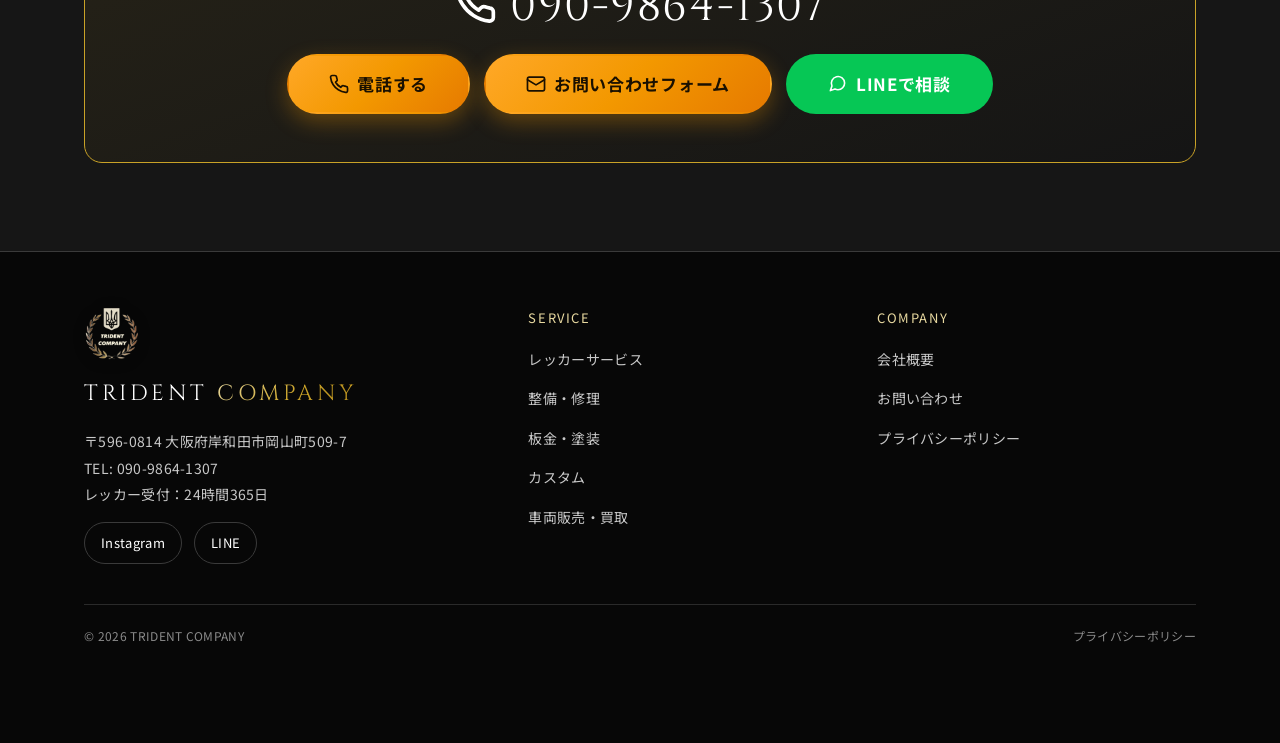
<file: company/index.html>
<!DOCTYPE html>
<html lang="ja">
<head>
<meta charset="UTF-8">
<meta name="viewport" content="width=device-width, initial-scale=1">
<title>会社概要｜TRIDENT COMPANY（大阪府岸和田市）</title>
<meta name="description" content="TRIDENT COMPANYの会社概要。大阪府岸和田市岡山町を拠点に、自動車のレッカー・整備・板金塗装・カスタム・販売買取を手がけています。所在地・アクセス・SNSはこちら。">
<link rel="preconnect" href="https://fonts.googleapis.com">
<link rel="preconnect" href="https://fonts.gstatic.com" crossorigin>
<link href="https://fonts.googleapis.com/css2?family=Cinzel:wght@500;600;700&family=Noto+Sans+JP:wght@400;500;700&family=Noto+Serif+JP:wght@500;700&display=swap" rel="stylesheet">
<link rel="stylesheet" href="../assets/css/style.css">
</head>
<body>

<header class="site-header">
  <div class="header-bar">
    <button class="icon-btn" data-drawer-open aria-label="メニューを開く" aria-expanded="false" aria-controls="drawer"><svg viewBox="0 0 24 24" fill="none" stroke="currentColor" stroke-width="2"><path d="M3 6h18M3 12h18M3 18h18" stroke-linecap="round"/></svg></button>
    <a href="../index.html" class="header-logo" aria-label="TRIDENT COMPANY トップへ"><img src="../assets/img/logo.png?v=20260721" alt="TRIDENT COMPANY エンブレム" class="header-emblem" width="36" height="36"><span class="header-logo__text"><span class="header-logo__sub">TRIDENT COMPANY</span><span class="header-logo__main"><span class="t">TRIDENT</span> <span class="c">COMPANY</span></span></span></a>
    <a href="tel:09098641307" class="header-tel"><span class="icn icn--tel" aria-hidden="true"></span> 090-9864-1307</a>
    <button class="icon-btn" aria-label="サイト内検索"><svg viewBox="0 0 24 24" fill="none" stroke="currentColor" stroke-width="2"><circle cx="11" cy="11" r="7"/><path d="M21 21l-4-4" stroke-linecap="round"/></svg></button>
  </div>
  <nav class="boxnav" aria-label="主要ナビゲーション">
    <a class="boxnav__item" href="../maintenance/index.html">整備 <span class="em">MAINTENANCE</span></a>
    <a class="boxnav__item" href="../bodywork/index.html">板金 <span class="em">BODYWORK</span></a>
    <a class="boxnav__item" href="../sales/index.html">販売 / 買取 <span class="em">SALES</span></a>
    <a class="boxnav__item" href="../contact/index.html">お問い合わせ <span class="em">CONTACT</span></a>
  </nav>
</header>

<div class="drawer" id="drawer">
  <div class="drawer__overlay" data-drawer-close></div>
  <div class="drawer__panel" role="dialog" aria-label="メニュー">
    <div class="drawer__head"><span class="drawer__brand"><img src="../assets/img/logo.png?v=20260721" alt="" class="header-emblem" width="28" height="28"><span class="header-logo__main"><span class="t">TRIDENT</span> <span class="c">COMPANY</span></span></span><button class="icon-btn" data-drawer-close aria-label="メニューを閉じる"><svg viewBox="0 0 24 24" fill="none" stroke="currentColor" stroke-width="2"><path d="M6 6l12 12M18 6L6 18" stroke-linecap="round"/></svg></button></div>
    <ul class="drawer__nav">
      <li><a href="../towing/index.html">レッカーサービス</a></li>
      <li><a href="../maintenance/index.html">整備・修理</a></li>
      <li><a href="../bodywork/index.html">板金・塗装</a></li>
      <li><a href="../custom/index.html">カスタム</a></li>
      <li><a href="../sales/index.html">車両販売・買取</a></li>
      <li><a href="../company/index.html">会社概要</a></li>
      <li><a href="../contact/index.html">お問い合わせ</a></li>
    </ul>
    <div class="drawer__sns"><a href="https://www.instagram.com/car_20555/" target="_blank" rel="noopener">Instagram</a><a href="#" data-line>LINEで相談</a></div>
  </div>
</div>

<main class="has-fixed-header">

  <section class="page-hero">
    <div class="page-hero__bg"><img src="../assets/img/hero-wide.svg?v=20260721" alt="TRIDENT COMPANY"></div>
    <div class="page-hero__inner container">
      <span class="page-hero__en">Company</span>
      <h1 class="page-hero__title">会社概要</h1>
      <p class="page-hero__lead">大阪・岸和田を拠点に、自動車のことをまるごとサポートしています。</p>
    </div>
  </section>

  <nav class="breadcrumb" aria-label="パンくず"><div class="container"><ol><li><a href="../index.html">ホーム</a></li><li class="sep">›</li><li>会社概要</li></ol></div></nav>

  <section class="section">
    <div class="container">
      <div class="company-cols reveal">
        <div>
          <table class="info-table">
            <tr><th>会社名</th><td>TRIDENT COMPANY（トライデント カンパニー）</td></tr>
            <tr><th>代表者</th><td>岩城 圭吾（IWAKI KEIGO）</td></tr>
            <tr><th>所在地</th><td>〒596-0814<br>大阪府岸和田市岡山町509-7</td></tr>
            <tr><th>電話番号</th><td><a href="tel:09098641307">090-9864-1307</a></td></tr>
            <tr><th>営業時間</th><td>【要確認】<br><span class="note" style="display:inline-block">レッカー受付は24時間／事務所営業時間は別途（検討事項 A-3・A-4）</span></td></tr>
            <tr><th>定休日</th><td>【要確認】</td></tr>
            <tr><th>事業内容</th><td>自動車のレッカー／整備・修理／板金・塗装／カスタム／中古車販売・買取</td></tr>
            <tr><th>古物商許可</th><td>【要確認】<br><span class="note" style="display:inline-block">中古車販売・買取に関わる許可番号・公安委員会名（検討事項 A-5）</span></td></tr>
          </table>
          <div class="footer-sns" style="margin-top:18px">
            <a href="https://www.instagram.com/car_20555/" target="_blank" rel="noopener">Instagram @CAR_20555</a>
            <a href="#" data-line>LINE 公式アカウント</a>
          </div>
        </div>
        <div class="map-embed">
          <iframe title="TRIDENT COMPANY 所在地" loading="lazy" referrerpolicy="no-referrer-when-downgrade"
            src="https://maps.google.com/maps?q=%E5%A4%A7%E9%98%AA%E5%BA%9C%E5%B2%B8%E5%92%8C%E7%94%B0%E5%B8%82%E5%B2%A1%E5%B1%B1%E7%94%BA509-7&output=embed"></iframe>
        </div>
      </div>
    </div>
  </section>

  <section class="section section--sub contact-cta" id="contact">
    <div class="container">
      <div class="contact-cta__box reveal">
        <p class="contact-cta__lead">お問い合わせはこちら</p>
        <p class="contact-cta__sub">ご相談・お見積り、まずはお気軽にご連絡ください。</p>
        <a href="tel:09098641307" class="contact-cta__tel"><span class="icn icn--tel" aria-hidden="true"></span> 090-9864-1307</a>
        <div class="contact-cta__actions">
          <a href="tel:09098641307" class="btn btn--tel btn--lg"><span class="btn__icon"><span class="icn icn--tel" aria-hidden="true"></span></span> 電話する</a>
          <a href="../contact/index.html" class="btn btn--primary btn--lg"><span class="btn__icon"><span class="icn icn--mail" aria-hidden="true"></span></span> お問い合わせフォーム</a>
          <a href="#" data-line class="btn btn--line btn--lg"><span class="btn__icon"><span class="icn icn--chat" aria-hidden="true"></span></span> LINEで相談</a>
        </div>
      </div>
    </div>
  </section>

</main>

<footer class="site-footer">
  <div class="container">
    <div class="footer-grid">
      <div><img src="../assets/img/logo.png?v=20260721" alt="TRIDENT COMPANY エンブレム" class="footer-emblem" width="56" height="56"><div class="footer-logo"><span class="t">TRIDENT</span> <span class="c">COMPANY</span></div><div class="footer-info">〒596-0814 大阪府岸和田市岡山町509-7<br>TEL: <a href="tel:09098641307">090-9864-1307</a><br>レッカー受付：24時間365日</div><div class="footer-sns"><a href="https://www.instagram.com/car_20555/" target="_blank" rel="noopener">Instagram</a><a href="#" data-line>LINE</a></div></div>
      <div><div class="footer-col__title">SERVICE</div><ul class="footer-nav"><li><a href="../towing/index.html">レッカーサービス</a></li><li><a href="../maintenance/index.html">整備・修理</a></li><li><a href="../bodywork/index.html">板金・塗装</a></li><li><a href="../custom/index.html">カスタム</a></li><li><a href="../sales/index.html">車両販売・買取</a></li></ul></div>
      <div><div class="footer-col__title">COMPANY</div><ul class="footer-nav"><li><a href="../company/index.html">会社概要</a></li><li><a href="../contact/index.html">お問い合わせ</a></li><li><a href="../privacy/index.html">プライバシーポリシー</a></li></ul></div>
    </div>
    <div class="footer-bottom"><span>© <span data-year>2026</span> TRIDENT COMPANY</span><a href="../privacy/index.html">プライバシーポリシー</a></div>
  </div>
</footer>

<nav class="fixed-cta" aria-label="固定アクション"><a href="tel:09098641307" class="is-tel"><span class="ic"><span class="icn icn--tel" aria-hidden="true"></span></span>電話する</a><a href="../contact/index.html"><span class="ic"><span class="icn icn--mail" aria-hidden="true"></span></span>お問い合わせ</a><a href="#" data-line class="is-line"><span class="ic"><span class="icn icn--chat" aria-hidden="true"></span></span>LINE</a></nav>

<script src="../assets/js/main.js"></script>
</body>
</html>
</file>
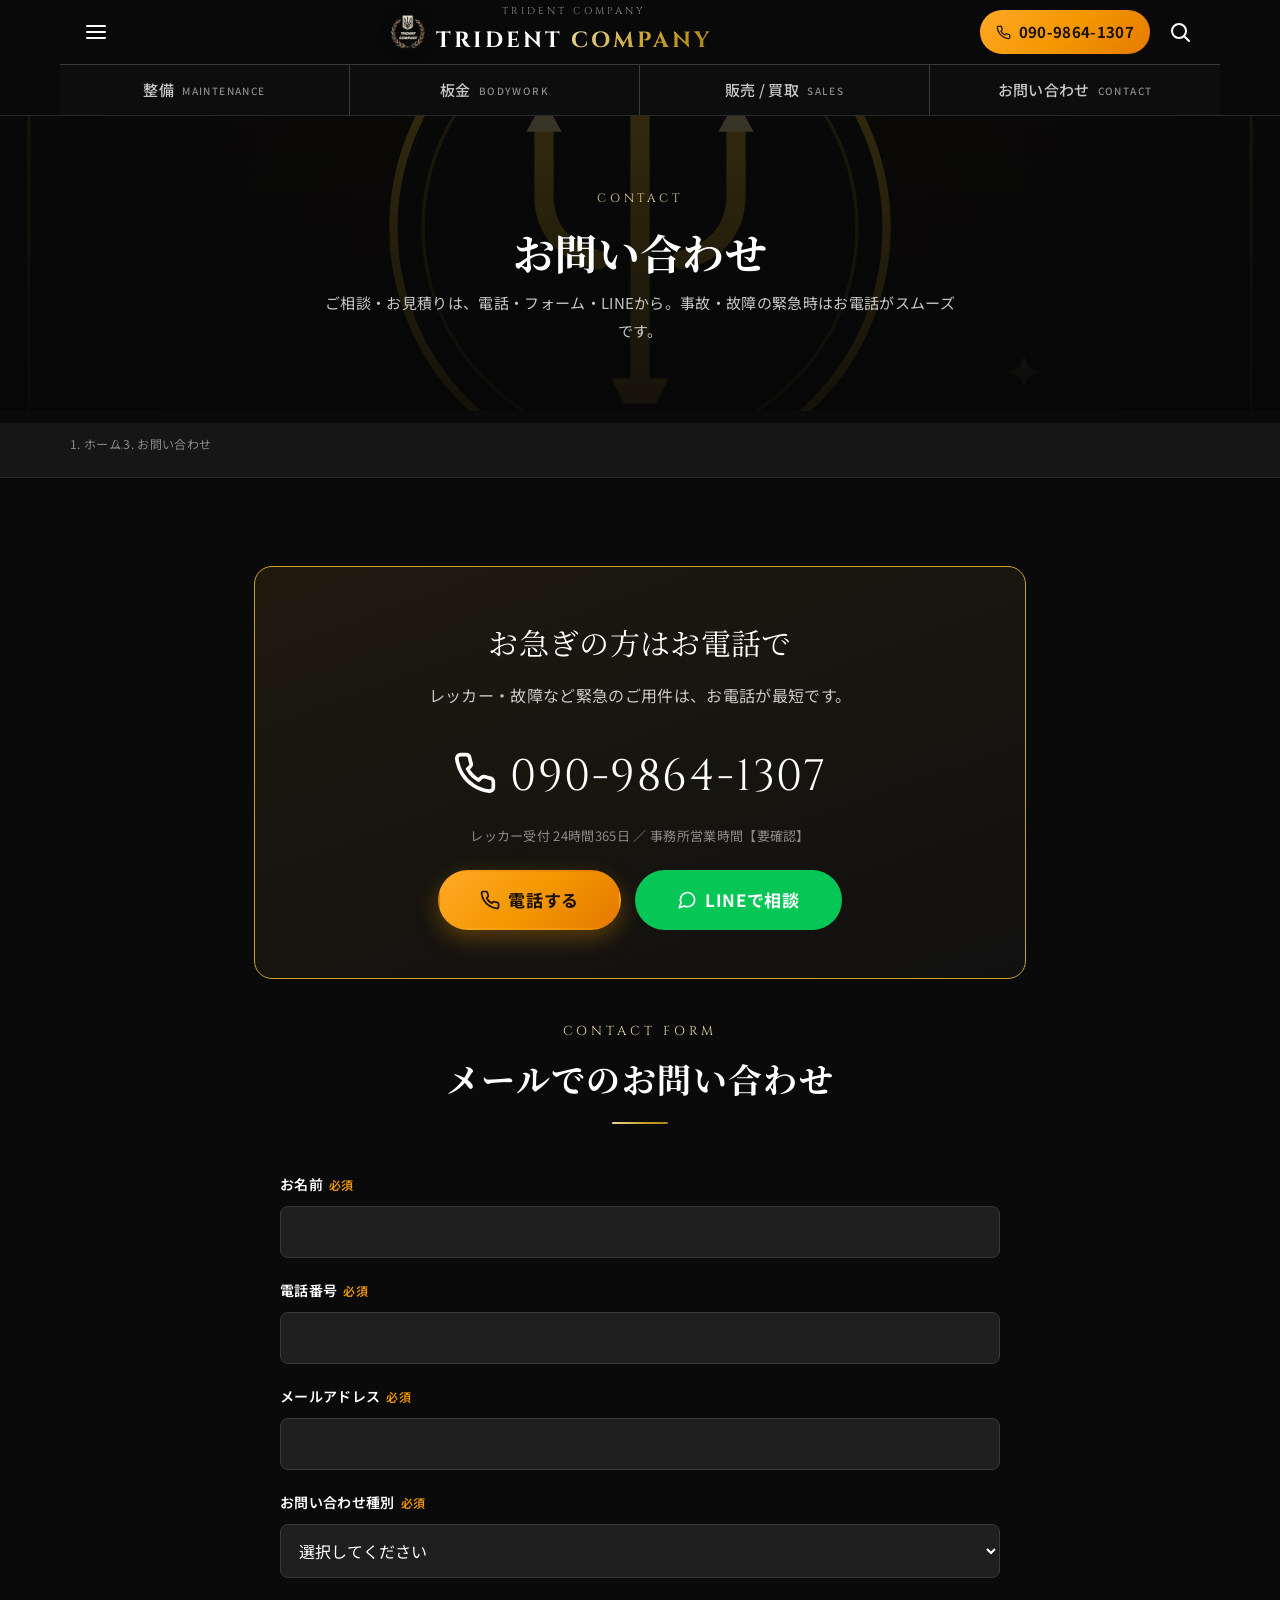
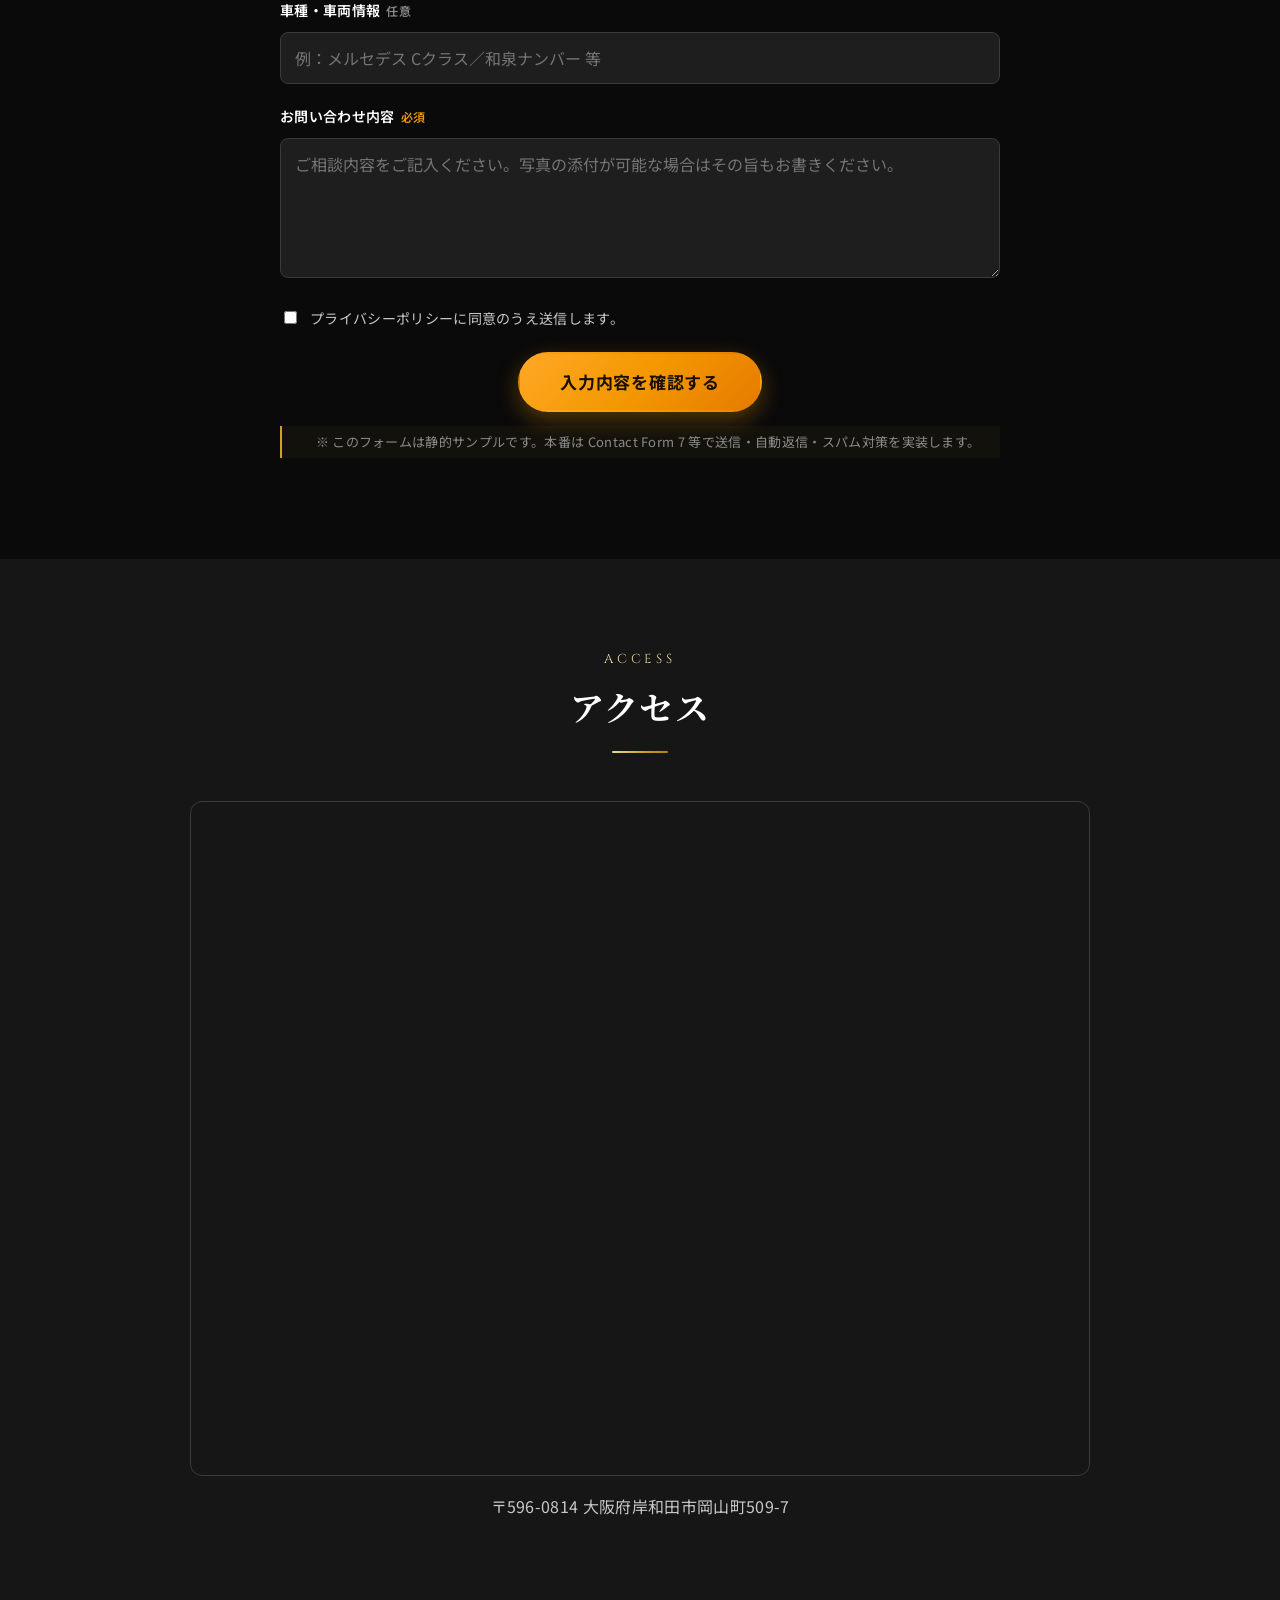
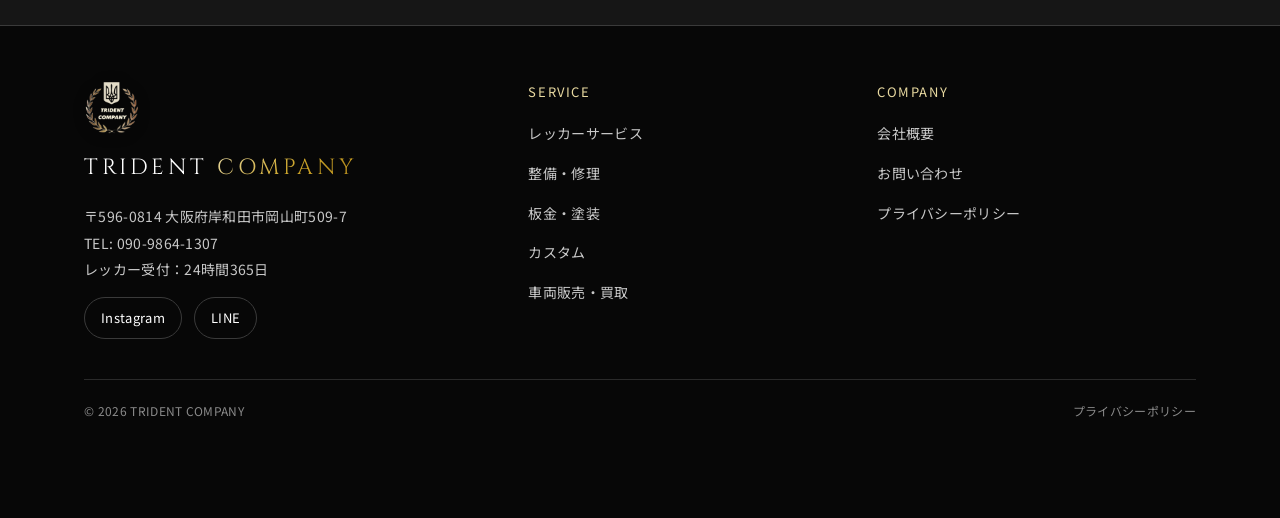
<file: contact/index.html>
<!DOCTYPE html>
<html lang="ja">
<head>
<meta charset="UTF-8">
<meta name="viewport" content="width=device-width, initial-scale=1">
<title>お問い合わせ｜TRIDENT COMPANY（岸和田・大阪）</title>
<meta name="description" content="TRIDENT COMPANYへのお問い合わせ。レッカー・整備・板金塗装・カスタム・販売買取のご相談は、電話・フォーム・LINEから。事故・故障の緊急時はお電話がスムーズです。">
<link rel="preconnect" href="https://fonts.googleapis.com">
<link rel="preconnect" href="https://fonts.gstatic.com" crossorigin>
<link href="https://fonts.googleapis.com/css2?family=Cinzel:wght@500;600;700&family=Noto+Sans+JP:wght@400;500;700&family=Noto+Serif+JP:wght@500;700&display=swap" rel="stylesheet">
<link rel="stylesheet" href="../assets/css/style.css">
</head>
<body>

<header class="site-header">
  <div class="header-bar">
    <button class="icon-btn" data-drawer-open aria-label="メニューを開く" aria-expanded="false" aria-controls="drawer"><svg viewBox="0 0 24 24" fill="none" stroke="currentColor" stroke-width="2"><path d="M3 6h18M3 12h18M3 18h18" stroke-linecap="round"/></svg></button>
    <a href="../index.html" class="header-logo" aria-label="TRIDENT COMPANY トップへ"><img src="../assets/img/logo.png?v=20260721" alt="TRIDENT COMPANY エンブレム" class="header-emblem" width="36" height="36"><span class="header-logo__text"><span class="header-logo__sub">TRIDENT COMPANY</span><span class="header-logo__main"><span class="t">TRIDENT</span> <span class="c">COMPANY</span></span></span></a>
    <a href="tel:09098641307" class="header-tel"><span class="icn icn--tel" aria-hidden="true"></span> 090-9864-1307</a>
    <button class="icon-btn" aria-label="サイト内検索"><svg viewBox="0 0 24 24" fill="none" stroke="currentColor" stroke-width="2"><circle cx="11" cy="11" r="7"/><path d="M21 21l-4-4" stroke-linecap="round"/></svg></button>
  </div>
  <nav class="boxnav" aria-label="主要ナビゲーション">
    <a class="boxnav__item" href="../maintenance/index.html">整備 <span class="em">MAINTENANCE</span></a>
    <a class="boxnav__item" href="../bodywork/index.html">板金 <span class="em">BODYWORK</span></a>
    <a class="boxnav__item" href="../sales/index.html">販売 / 買取 <span class="em">SALES</span></a>
    <a class="boxnav__item" href="../contact/index.html">お問い合わせ <span class="em">CONTACT</span></a>
  </nav>
</header>

<div class="drawer" id="drawer">
  <div class="drawer__overlay" data-drawer-close></div>
  <div class="drawer__panel" role="dialog" aria-label="メニュー">
    <div class="drawer__head"><span class="drawer__brand"><img src="../assets/img/logo.png?v=20260721" alt="" class="header-emblem" width="28" height="28"><span class="header-logo__main"><span class="t">TRIDENT</span> <span class="c">COMPANY</span></span></span><button class="icon-btn" data-drawer-close aria-label="メニューを閉じる"><svg viewBox="0 0 24 24" fill="none" stroke="currentColor" stroke-width="2"><path d="M6 6l12 12M18 6L6 18" stroke-linecap="round"/></svg></button></div>
    <ul class="drawer__nav">
      <li><a href="../towing/index.html">レッカーサービス</a></li>
      <li><a href="../maintenance/index.html">整備・修理</a></li>
      <li><a href="../bodywork/index.html">板金・塗装</a></li>
      <li><a href="../custom/index.html">カスタム</a></li>
      <li><a href="../sales/index.html">車両販売・買取</a></li>
      <li><a href="../company/index.html">会社概要</a></li>
      <li><a href="../contact/index.html">お問い合わせ</a></li>
    </ul>
    <div class="drawer__sns"><a href="https://www.instagram.com/car_20555/" target="_blank" rel="noopener">Instagram</a><a href="#" data-line>LINEで相談</a></div>
  </div>
</div>

<main class="has-fixed-header">

  <section class="page-hero">
    <div class="page-hero__bg"><img src="../assets/img/hero-portrait.svg?v=20260721" alt="お問い合わせ"></div>
    <div class="page-hero__inner container">
      <span class="page-hero__en">Contact</span>
      <h1 class="page-hero__title">お問い合わせ</h1>
      <p class="page-hero__lead">ご相談・お見積りは、電話・フォーム・LINEから。事故・故障の緊急時はお電話がスムーズです。</p>
    </div>
  </section>

  <nav class="breadcrumb" aria-label="パンくず"><div class="container"><ol><li><a href="../index.html">ホーム</a></li><li class="sep">›</li><li>お問い合わせ</li></ol></div></nav>

  <!-- 電話・LINE -->
  <section class="section">
    <div class="container container--narrow">
      <div class="contact-cta__box reveal" style="margin-bottom:40px">
        <p class="contact-cta__lead">お急ぎの方はお電話で</p>
        <p class="contact-cta__sub">レッカー・故障など緊急のご用件は、お電話が最短です。</p>
        <a href="tel:09098641307" class="contact-cta__tel"><span class="icn icn--tel" aria-hidden="true"></span> 090-9864-1307</a>
        <p class="contact-cta__hours">レッカー受付 24時間365日 ／ 事務所営業時間【要確認】</p>
        <div class="contact-cta__actions">
          <a href="tel:09098641307" class="btn btn--tel btn--lg"><span class="btn__icon"><span class="icn icn--tel" aria-hidden="true"></span></span> 電話する</a>
          <a href="#" data-line class="btn btn--line btn--lg"><span class="btn__icon"><span class="icn icn--chat" aria-hidden="true"></span></span> LINEで相談</a>
        </div>
      </div>

      <div class="sec-head"><span class="sec-head__en">Contact Form</span><h2 class="sec-head__ja">メールでのお問い合わせ</h2><div class="sec-head__divider"></div></div>

      <!-- 本番は Contact Form 7 に置換。reCAPTCHA v3＋ハニーポット・自動返信/管理者通知・確認/完了画面を設定（要件仕様書 §7.1） -->
      <form class="form reveal" action="#" method="post" novalidate>
        <div class="form__row">
          <label class="form__label" for="f-name">お名前<span class="req">必須</span></label>
          <input type="text" id="f-name" name="name" autocomplete="name" required>
        </div>
        <div class="form__row">
          <label class="form__label" for="f-tel">電話番号<span class="req">必須</span></label>
          <input type="tel" id="f-tel" name="tel" autocomplete="tel" required>
        </div>
        <div class="form__row">
          <label class="form__label" for="f-email">メールアドレス<span class="req">必須</span></label>
          <input type="email" id="f-email" name="email" autocomplete="email" required>
        </div>
        <div class="form__row">
          <label class="form__label" for="f-type">お問い合わせ種別<span class="req">必須</span></label>
          <select id="f-type" name="type" required>
            <option value="">選択してください</option>
            <option>レッカー</option>
            <option>整備・修理</option>
            <option>板金・塗装</option>
            <option>カスタム</option>
            <option>販売・買取</option>
            <option>その他</option>
          </select>
        </div>
        <div class="form__row">
          <label class="form__label" for="f-car">車種・車両情報<span class="opt">任意</span></label>
          <input type="text" id="f-car" name="car" placeholder="例：メルセデス Cクラス／和泉ナンバー 等">
        </div>
        <div class="form__row">
          <label class="form__label" for="f-body">お問い合わせ内容<span class="req">必須</span></label>
          <textarea id="f-body" name="body" required placeholder="ご相談内容をご記入ください。写真の添付が可能な場合はその旨もお書きください。"></textarea>
        </div>
        <div class="form__row">
          <label class="form__consent"><input type="checkbox" name="consent" required> <span><a href="../privacy/index.html" target="_blank" rel="noopener">プライバシーポリシー</a>に同意のうえ送信します。</span></label>
        </div>
        <div class="form__submit">
          <button type="submit" class="btn btn--primary btn--lg">入力内容を確認する</button>
          <p class="note" style="margin-top:14px">※ このフォームは静的サンプルです。本番は Contact Form 7 等で送信・自動返信・スパム対策を実装します。</p>
        </div>
      </form>
    </div>
  </section>

  <!-- 地図 -->
  <section class="section section--sub">
    <div class="container">
      <div class="sec-head"><span class="sec-head__en">Access</span><h2 class="sec-head__ja">アクセス</h2><div class="sec-head__divider"></div></div>
      <div class="map-embed reveal" style="max-width:900px;margin-inline:auto">
        <iframe title="TRIDENT COMPANY 所在地" loading="lazy" referrerpolicy="no-referrer-when-downgrade"
          src="https://maps.google.com/maps?q=%E5%A4%A7%E9%98%AA%E5%BA%9C%E5%B2%B8%E5%92%8C%E7%94%B0%E5%B8%82%E5%B2%A1%E5%B1%B1%E7%94%BA509-7&output=embed"></iframe>
      </div>
      <p class="text-center" style="margin-top:16px;color:var(--text-sub)">〒596-0814 大阪府岸和田市岡山町509-7</p>
    </div>
  </section>

</main>

<footer class="site-footer">
  <div class="container">
    <div class="footer-grid">
      <div><img src="../assets/img/logo.png?v=20260721" alt="TRIDENT COMPANY エンブレム" class="footer-emblem" width="56" height="56"><div class="footer-logo"><span class="t">TRIDENT</span> <span class="c">COMPANY</span></div><div class="footer-info">〒596-0814 大阪府岸和田市岡山町509-7<br>TEL: <a href="tel:09098641307">090-9864-1307</a><br>レッカー受付：24時間365日</div><div class="footer-sns"><a href="https://www.instagram.com/car_20555/" target="_blank" rel="noopener">Instagram</a><a href="#" data-line>LINE</a></div></div>
      <div><div class="footer-col__title">SERVICE</div><ul class="footer-nav"><li><a href="../towing/index.html">レッカーサービス</a></li><li><a href="../maintenance/index.html">整備・修理</a></li><li><a href="../bodywork/index.html">板金・塗装</a></li><li><a href="../custom/index.html">カスタム</a></li><li><a href="../sales/index.html">車両販売・買取</a></li></ul></div>
      <div><div class="footer-col__title">COMPANY</div><ul class="footer-nav"><li><a href="../company/index.html">会社概要</a></li><li><a href="../contact/index.html">お問い合わせ</a></li><li><a href="../privacy/index.html">プライバシーポリシー</a></li></ul></div>
    </div>
    <div class="footer-bottom"><span>© <span data-year>2026</span> TRIDENT COMPANY</span><a href="../privacy/index.html">プライバシーポリシー</a></div>
  </div>
</footer>

<nav class="fixed-cta" aria-label="固定アクション"><a href="tel:09098641307" class="is-tel"><span class="ic"><span class="icn icn--tel" aria-hidden="true"></span></span>電話する</a><a href="../contact/index.html"><span class="ic"><span class="icn icn--mail" aria-hidden="true"></span></span>お問い合わせ</a><a href="#" data-line class="is-line"><span class="ic"><span class="icn icn--chat" aria-hidden="true"></span></span>LINE</a></nav>

<script src="../assets/js/main.js"></script>
</body>
</html>
</file>
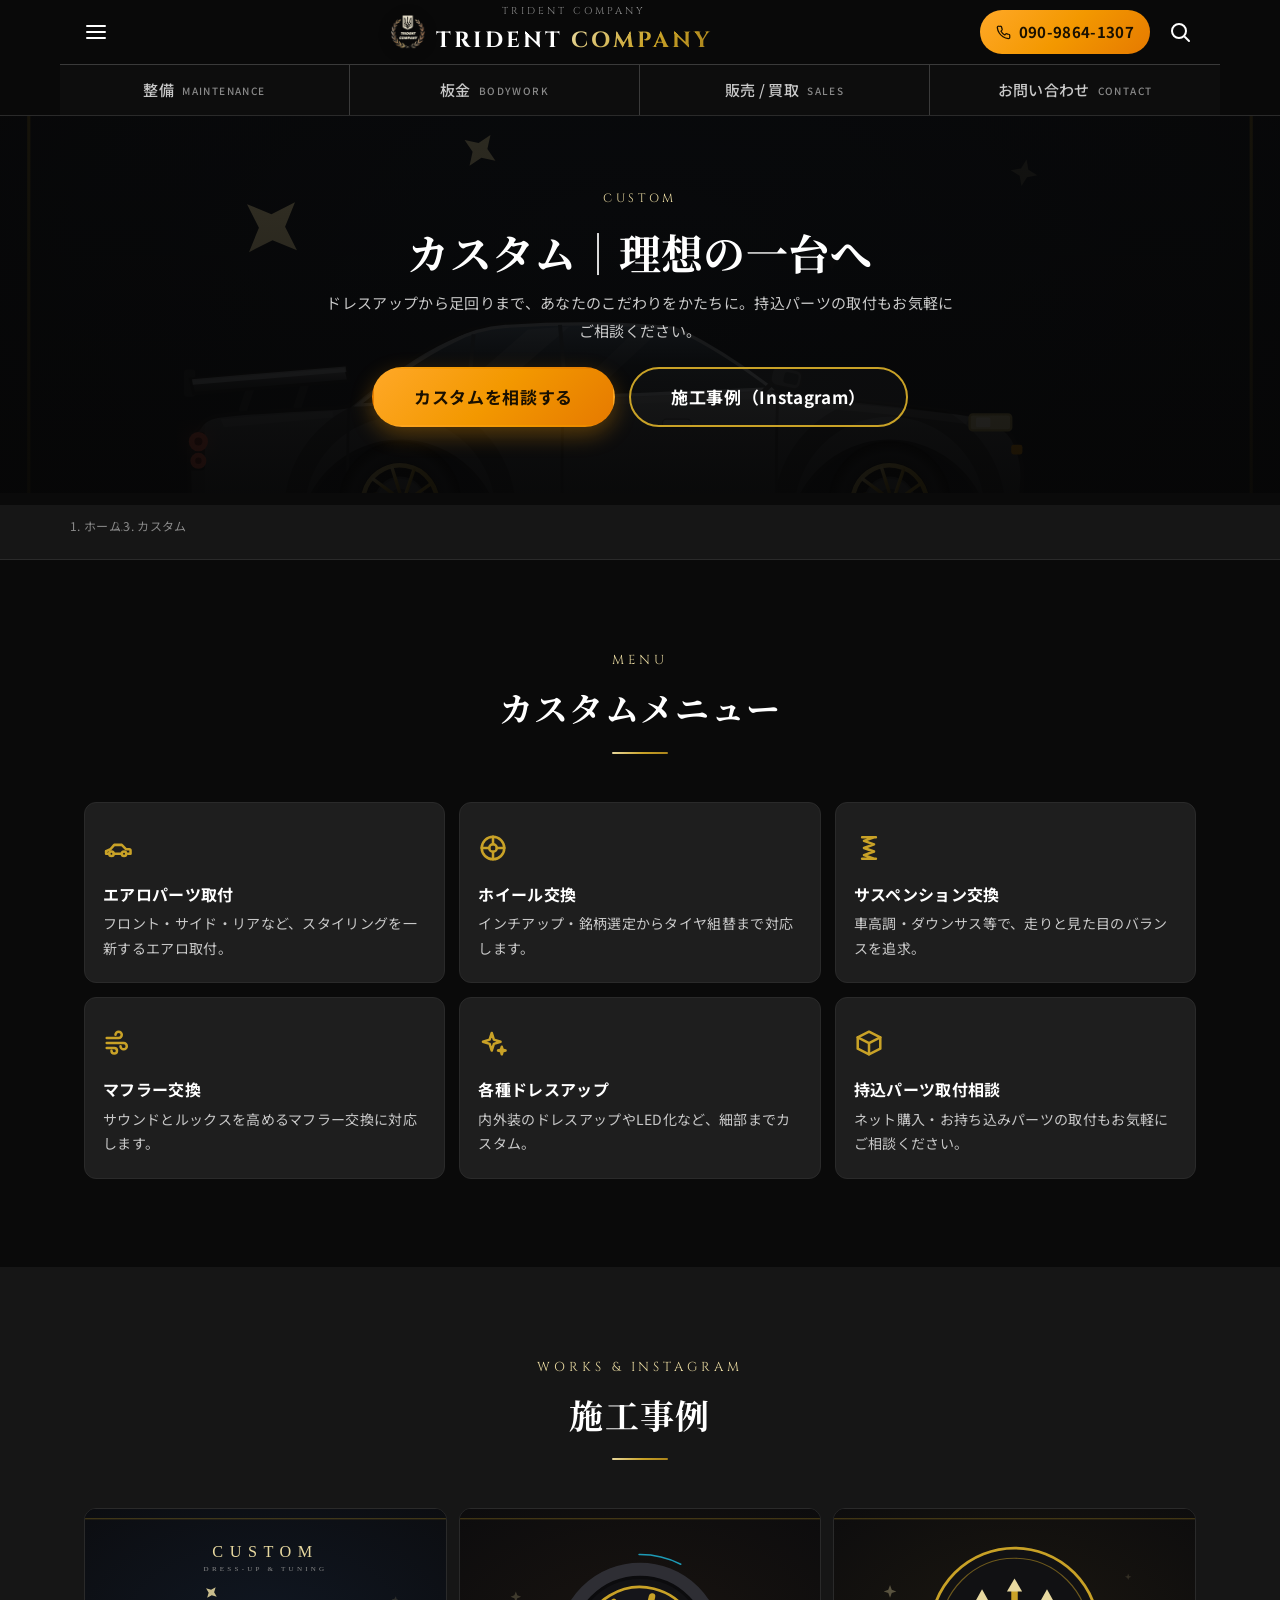
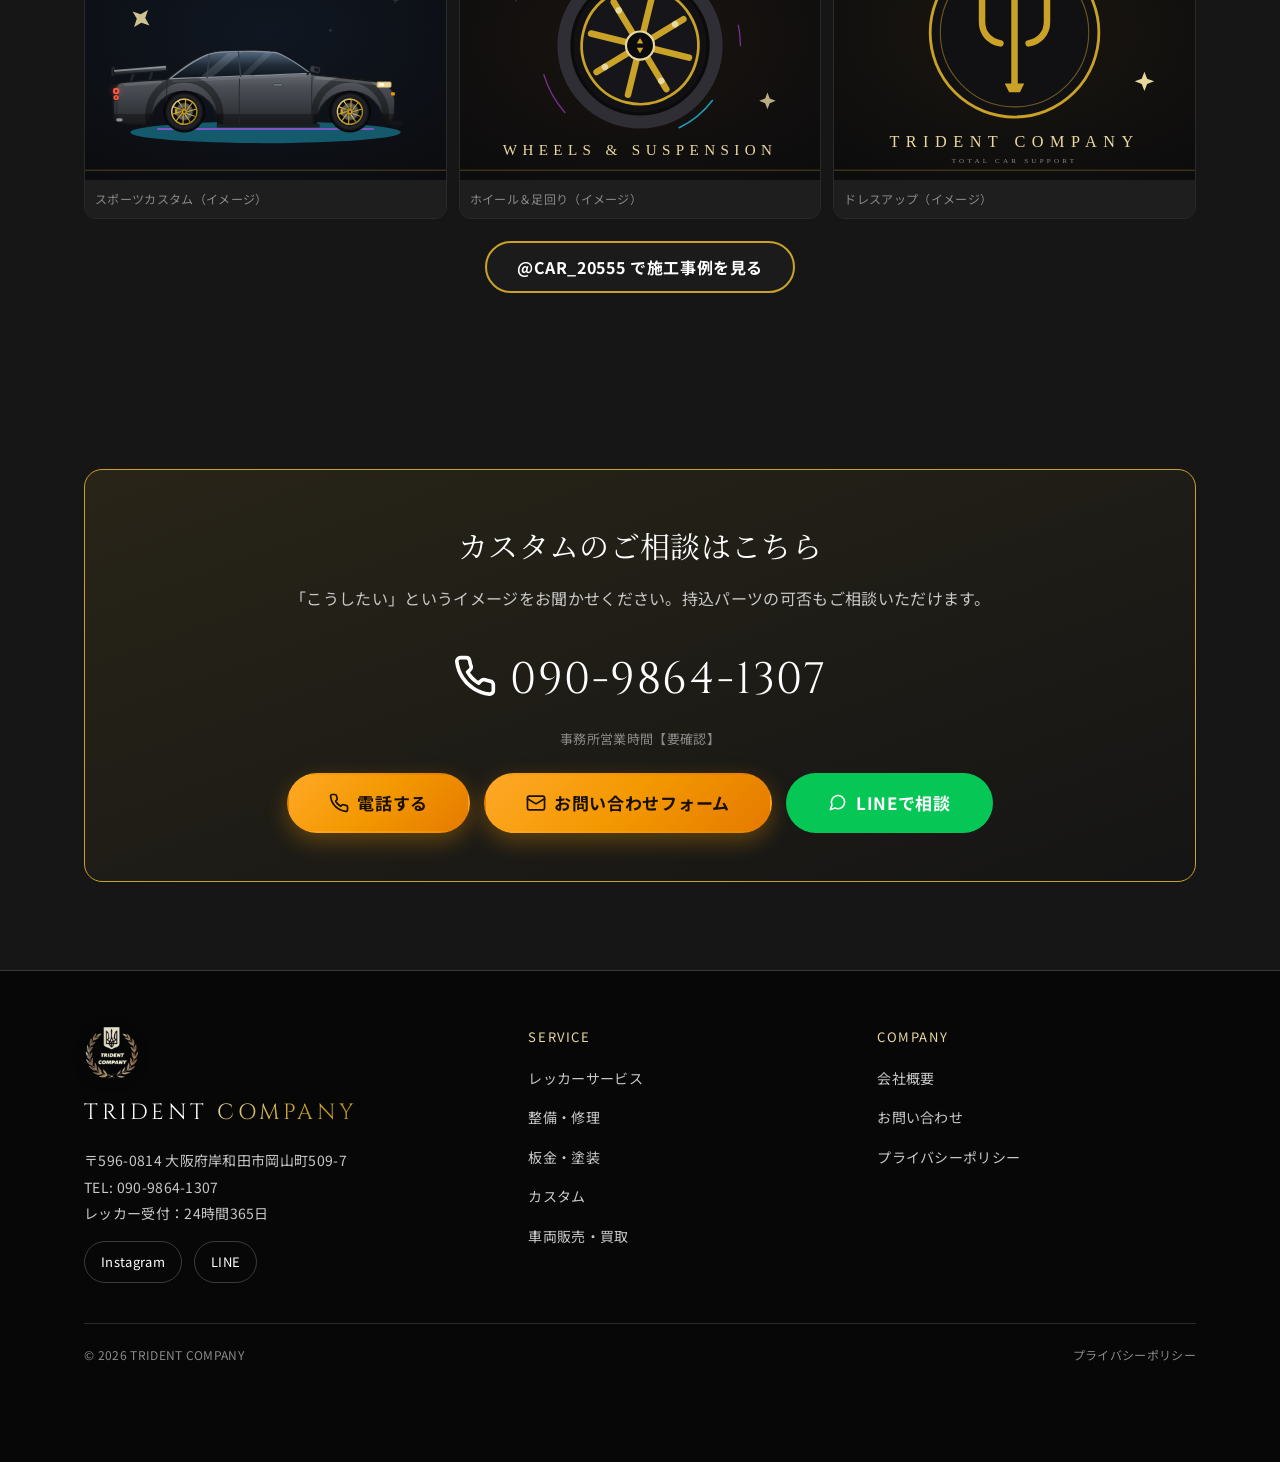
<file: custom/index.html>
<!DOCTYPE html>
<html lang="ja">
<head>
<meta charset="UTF-8">
<meta name="viewport" content="width=device-width, initial-scale=1">
<title>カスタム｜岸和田・大阪の車カスタム・ドレスアップ・持込パーツ｜TRIDENT COMPANY</title>
<meta name="description" content="岸和田・大阪で車のカスタムなら TRIDENT COMPANY。エアロパーツ取付・ホイール交換・サスペンション・マフラー交換など各種ドレスアップに対応。持込パーツの取付もご相談ください。">
<link rel="preconnect" href="https://fonts.googleapis.com">
<link rel="preconnect" href="https://fonts.gstatic.com" crossorigin>
<link href="https://fonts.googleapis.com/css2?family=Cinzel:wght@500;600;700&family=Noto+Sans+JP:wght@400;500;700&family=Noto+Serif+JP:wght@500;700&display=swap" rel="stylesheet">
<link rel="stylesheet" href="../assets/css/style.css">
</head>
<body>

<header class="site-header">
  <div class="header-bar">
    <button class="icon-btn" data-drawer-open aria-label="メニューを開く" aria-expanded="false" aria-controls="drawer"><svg viewBox="0 0 24 24" fill="none" stroke="currentColor" stroke-width="2"><path d="M3 6h18M3 12h18M3 18h18" stroke-linecap="round"/></svg></button>
    <a href="../index.html" class="header-logo" aria-label="TRIDENT COMPANY トップへ"><img src="../assets/img/logo.png?v=20260721" alt="TRIDENT COMPANY エンブレム" class="header-emblem" width="36" height="36"><span class="header-logo__text"><span class="header-logo__sub">TRIDENT COMPANY</span><span class="header-logo__main"><span class="t">TRIDENT</span> <span class="c">COMPANY</span></span></span></a>
    <a href="tel:09098641307" class="header-tel"><span class="icn icn--tel" aria-hidden="true"></span> 090-9864-1307</a>
    <button class="icon-btn" aria-label="サイト内検索"><svg viewBox="0 0 24 24" fill="none" stroke="currentColor" stroke-width="2"><circle cx="11" cy="11" r="7"/><path d="M21 21l-4-4" stroke-linecap="round"/></svg></button>
  </div>
  <nav class="boxnav" aria-label="主要ナビゲーション">
    <a class="boxnav__item" href="../maintenance/index.html">整備 <span class="em">MAINTENANCE</span></a>
    <a class="boxnav__item" href="../bodywork/index.html">板金 <span class="em">BODYWORK</span></a>
    <a class="boxnav__item" href="../sales/index.html">販売 / 買取 <span class="em">SALES</span></a>
    <a class="boxnav__item" href="../contact/index.html">お問い合わせ <span class="em">CONTACT</span></a>
  </nav>
</header>

<div class="drawer" id="drawer">
  <div class="drawer__overlay" data-drawer-close></div>
  <div class="drawer__panel" role="dialog" aria-label="メニュー">
    <div class="drawer__head"><span class="drawer__brand"><img src="../assets/img/logo.png?v=20260721" alt="" class="header-emblem" width="28" height="28"><span class="header-logo__main"><span class="t">TRIDENT</span> <span class="c">COMPANY</span></span></span><button class="icon-btn" data-drawer-close aria-label="メニューを閉じる"><svg viewBox="0 0 24 24" fill="none" stroke="currentColor" stroke-width="2"><path d="M6 6l12 12M18 6L6 18" stroke-linecap="round"/></svg></button></div>
    <ul class="drawer__nav">
      <li><a href="../towing/index.html">レッカーサービス</a></li>
      <li><a href="../maintenance/index.html">整備・修理</a></li>
      <li><a href="../bodywork/index.html">板金・塗装</a></li>
      <li><a href="../custom/index.html">カスタム</a></li>
      <li><a href="../sales/index.html">車両販売・買取</a></li>
      <li><a href="../company/index.html">会社概要</a></li>
      <li><a href="../contact/index.html">お問い合わせ</a></li>
    </ul>
    <div class="drawer__sns"><a href="https://www.instagram.com/car_20555/" target="_blank" rel="noopener">Instagram</a><a href="#" data-line>LINEで相談</a></div>
  </div>
</div>

<main class="has-fixed-header">

  <section class="page-hero">
    <div class="page-hero__bg"><img src="../assets/img/custom.svg?v=20260721" alt="カスタムカーのイメージ"></div>
    <div class="page-hero__inner container">
      <span class="page-hero__en">Custom</span>
      <h1 class="page-hero__title">カスタム｜理想の一台へ</h1>
      <p class="page-hero__lead">ドレスアップから足回りまで、あなたのこだわりをかたちに。持込パーツの取付もお気軽にご相談ください。</p>
      <div class="hero__cta" style="margin-top:22px"><a href="#contact" class="btn btn--primary btn--lg">カスタムを相談する</a><a href="https://www.instagram.com/car_20555/" target="_blank" rel="noopener" class="btn btn--ghost btn--lg">施工事例（Instagram）</a></div>
    </div>
  </section>

  <nav class="breadcrumb" aria-label="パンくず"><div class="container"><ol><li><a href="../index.html">ホーム</a></li><li class="sep">›</li><li>カスタム</li></ol></div></nav>

  <section class="section">
    <div class="container">
      <div class="sec-head"><span class="sec-head__en">Menu</span><h2 class="sec-head__ja">カスタムメニュー</h2><div class="sec-head__divider"></div></div>
      <div class="card-grid">
        <div class="card reveal"><div class="card__icon"><span class="icn icn--sport" aria-hidden="true"></span></div><h3 class="card__title">エアロパーツ取付</h3><p class="card__text">フロント・サイド・リアなど、スタイリングを一新するエアロ取付。</p></div>
        <div class="card reveal"><div class="card__icon"><span class="icn icn--wheel" aria-hidden="true"></span></div><h3 class="card__title">ホイール交換</h3><p class="card__text">インチアップ・銘柄選定からタイヤ組替まで対応します。</p></div>
        <div class="card reveal"><div class="card__icon"><span class="icn icn--spring" aria-hidden="true"></span></div><h3 class="card__title">サスペンション交換</h3><p class="card__text">車高調・ダウンサス等で、走りと見た目のバランスを追求。</p></div>
        <div class="card reveal"><div class="card__icon"><span class="icn icn--exhaust" aria-hidden="true"></span></div><h3 class="card__title">マフラー交換</h3><p class="card__text">サウンドとルックスを高めるマフラー交換に対応します。</p></div>
        <div class="card reveal"><div class="card__icon"><span class="icn icn--sparkle" aria-hidden="true"></span></div><h3 class="card__title">各種ドレスアップ</h3><p class="card__text">内外装のドレスアップやLED化など、細部までカスタム。</p></div>
        <div class="card reveal"><div class="card__icon"><span class="icn icn--box" aria-hidden="true"></span></div><h3 class="card__title">持込パーツ取付相談</h3><p class="card__text">ネット購入・お持ち込みパーツの取付もお気軽にご相談ください。</p></div>
      </div>
    </div>
  </section>

  <section class="section section--sub">
    <div class="container">
      <div class="sec-head"><span class="sec-head__en">Works & Instagram</span><h2 class="sec-head__ja">施工事例</h2><div class="sec-head__divider"></div></div>
      <!-- Instagram連動（Smash Balloon）に置換予定。実車写真へ差替（検討事項 C-2 / D-3 / F-4） -->
      <div class="gallery reveal">
        <figure><img src="../assets/img/custom.svg?v=20260721" alt="カスタム事例"><figcaption>スポーツカスタム（イメージ）</figcaption></figure>
        <figure><img src="../assets/img/custom-2.svg?v=20260721" alt="カスタム事例"><figcaption>ホイール＆足回り（イメージ）</figcaption></figure>
        <figure><img src="../assets/img/hero-portrait.svg?v=20260721" alt="カスタム事例"><figcaption>ドレスアップ（イメージ）</figcaption></figure>
      </div>
      <div class="ig-note"><a href="https://www.instagram.com/car_20555/" target="_blank" rel="noopener" class="btn btn--ghost">@CAR_20555 で施工事例を見る</a></div>
    </div>
  </section>

  <section class="section section--sub contact-cta" id="contact">
    <div class="container">
      <div class="contact-cta__box reveal">
        <p class="contact-cta__lead">カスタムのご相談はこちら</p>
        <p class="contact-cta__sub">「こうしたい」というイメージをお聞かせください。持込パーツの可否もご相談いただけます。</p>
        <a href="tel:09098641307" class="contact-cta__tel"><span class="icn icn--tel" aria-hidden="true"></span> 090-9864-1307</a>
        <p class="contact-cta__hours">事務所営業時間【要確認】</p>
        <div class="contact-cta__actions">
          <a href="tel:09098641307" class="btn btn--tel btn--lg"><span class="btn__icon"><span class="icn icn--tel" aria-hidden="true"></span></span> 電話する</a>
          <a href="../contact/index.html" class="btn btn--primary btn--lg"><span class="btn__icon"><span class="icn icn--mail" aria-hidden="true"></span></span> お問い合わせフォーム</a>
          <a href="#" data-line class="btn btn--line btn--lg"><span class="btn__icon"><span class="icn icn--chat" aria-hidden="true"></span></span> LINEで相談</a>
        </div>
      </div>
    </div>
  </section>

</main>

<footer class="site-footer">
  <div class="container">
    <div class="footer-grid">
      <div><img src="../assets/img/logo.png?v=20260721" alt="TRIDENT COMPANY エンブレム" class="footer-emblem" width="56" height="56"><div class="footer-logo"><span class="t">TRIDENT</span> <span class="c">COMPANY</span></div><div class="footer-info">〒596-0814 大阪府岸和田市岡山町509-7<br>TEL: <a href="tel:09098641307">090-9864-1307</a><br>レッカー受付：24時間365日</div><div class="footer-sns"><a href="https://www.instagram.com/car_20555/" target="_blank" rel="noopener">Instagram</a><a href="#" data-line>LINE</a></div></div>
      <div><div class="footer-col__title">SERVICE</div><ul class="footer-nav"><li><a href="../towing/index.html">レッカーサービス</a></li><li><a href="../maintenance/index.html">整備・修理</a></li><li><a href="../bodywork/index.html">板金・塗装</a></li><li><a href="../custom/index.html">カスタム</a></li><li><a href="../sales/index.html">車両販売・買取</a></li></ul></div>
      <div><div class="footer-col__title">COMPANY</div><ul class="footer-nav"><li><a href="../company/index.html">会社概要</a></li><li><a href="../contact/index.html">お問い合わせ</a></li><li><a href="../privacy/index.html">プライバシーポリシー</a></li></ul></div>
    </div>
    <div class="footer-bottom"><span>© <span data-year>2026</span> TRIDENT COMPANY</span><a href="../privacy/index.html">プライバシーポリシー</a></div>
  </div>
</footer>

<nav class="fixed-cta" aria-label="固定アクション"><a href="tel:09098641307" class="is-tel"><span class="ic"><span class="icn icn--tel" aria-hidden="true"></span></span>電話する</a><a href="../contact/index.html"><span class="ic"><span class="icn icn--mail" aria-hidden="true"></span></span>お問い合わせ</a><a href="#" data-line class="is-line"><span class="ic"><span class="icn icn--chat" aria-hidden="true"></span></span>LINE</a></nav>

<script src="../assets/js/main.js"></script>
</body>
</html>
</file>
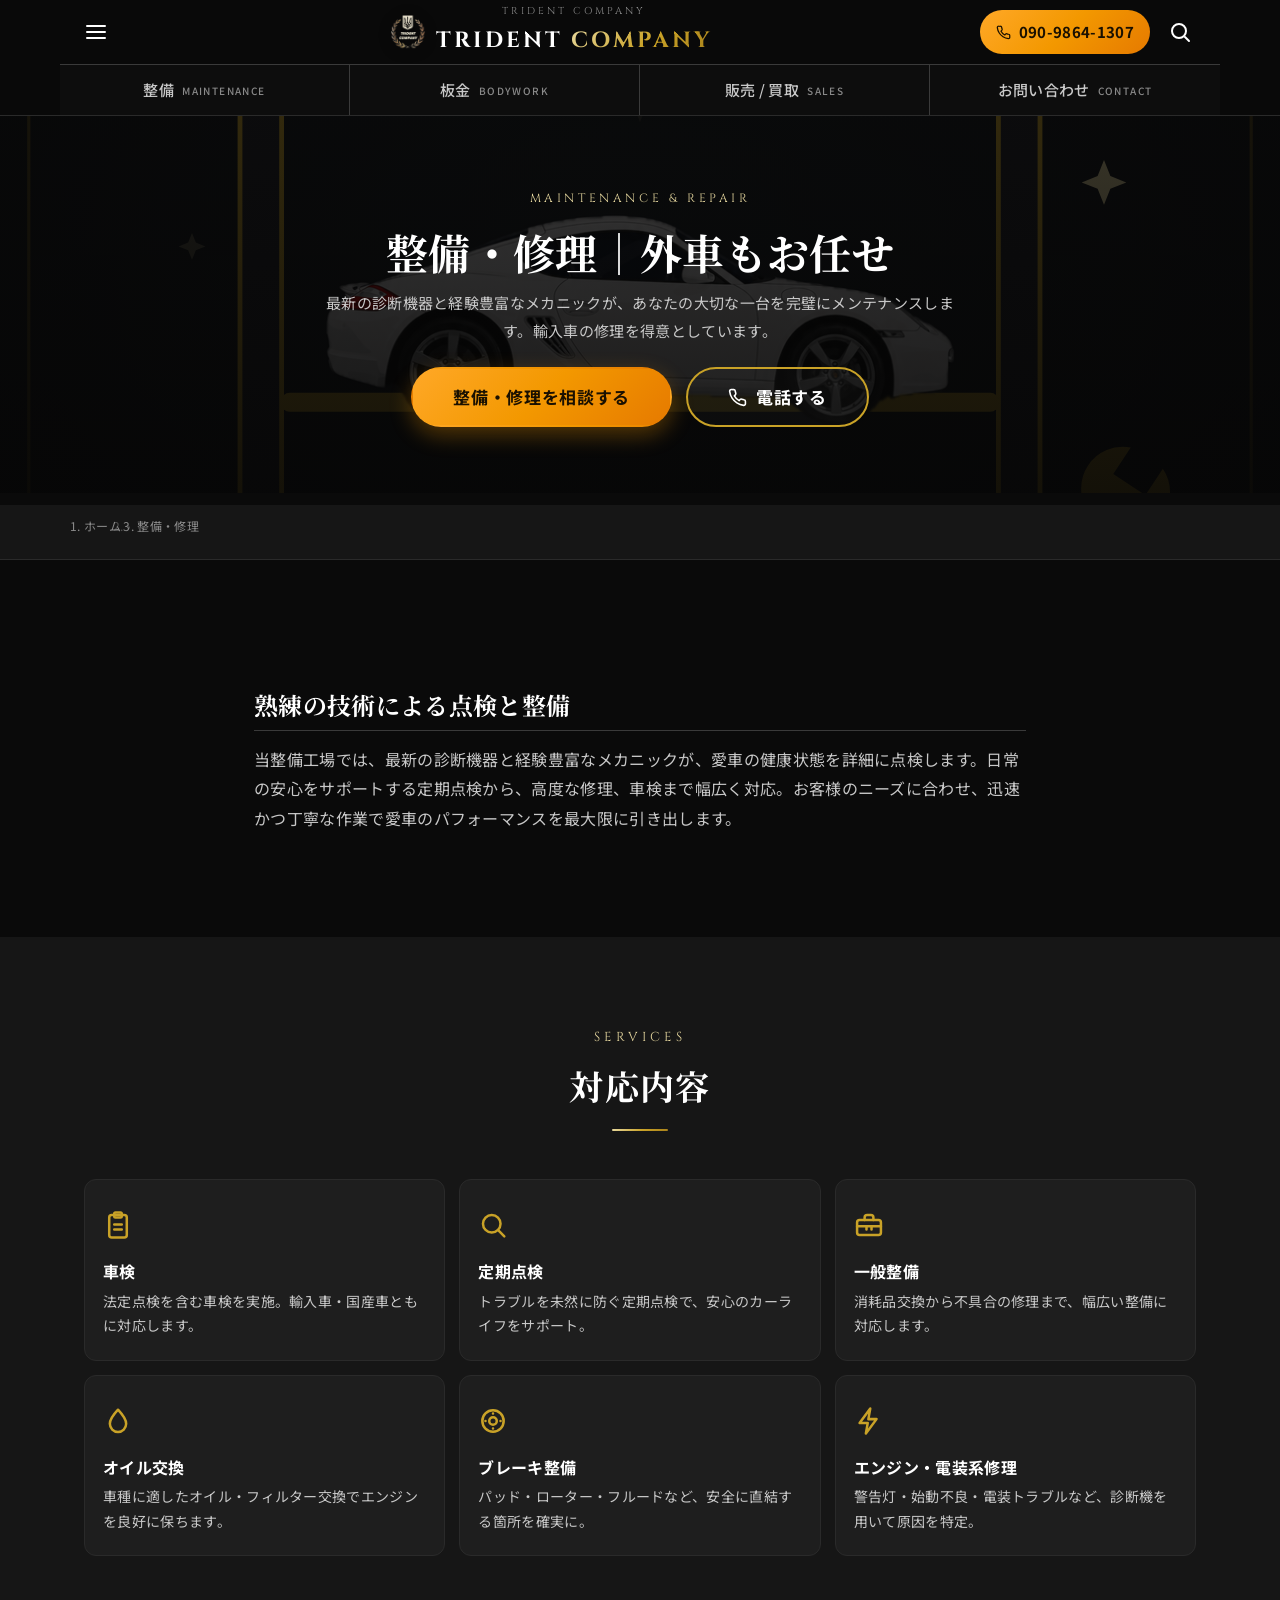
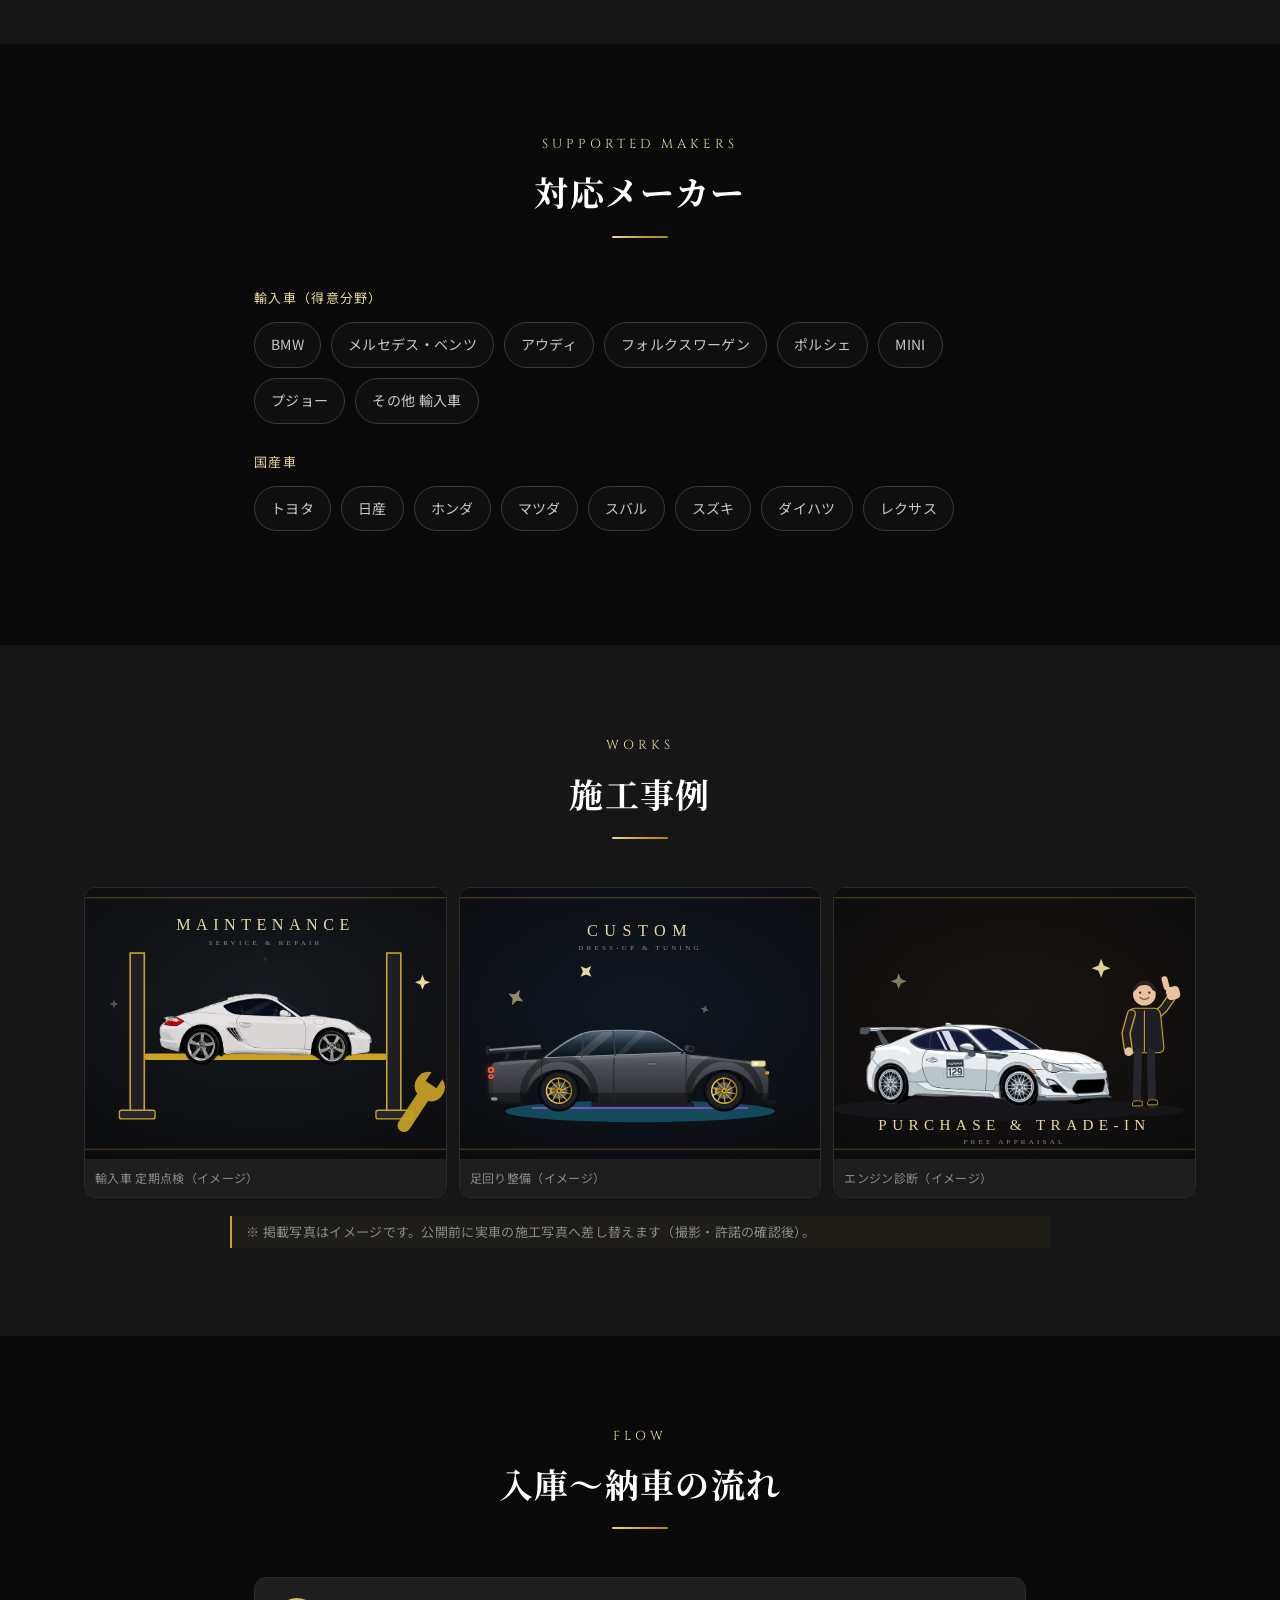
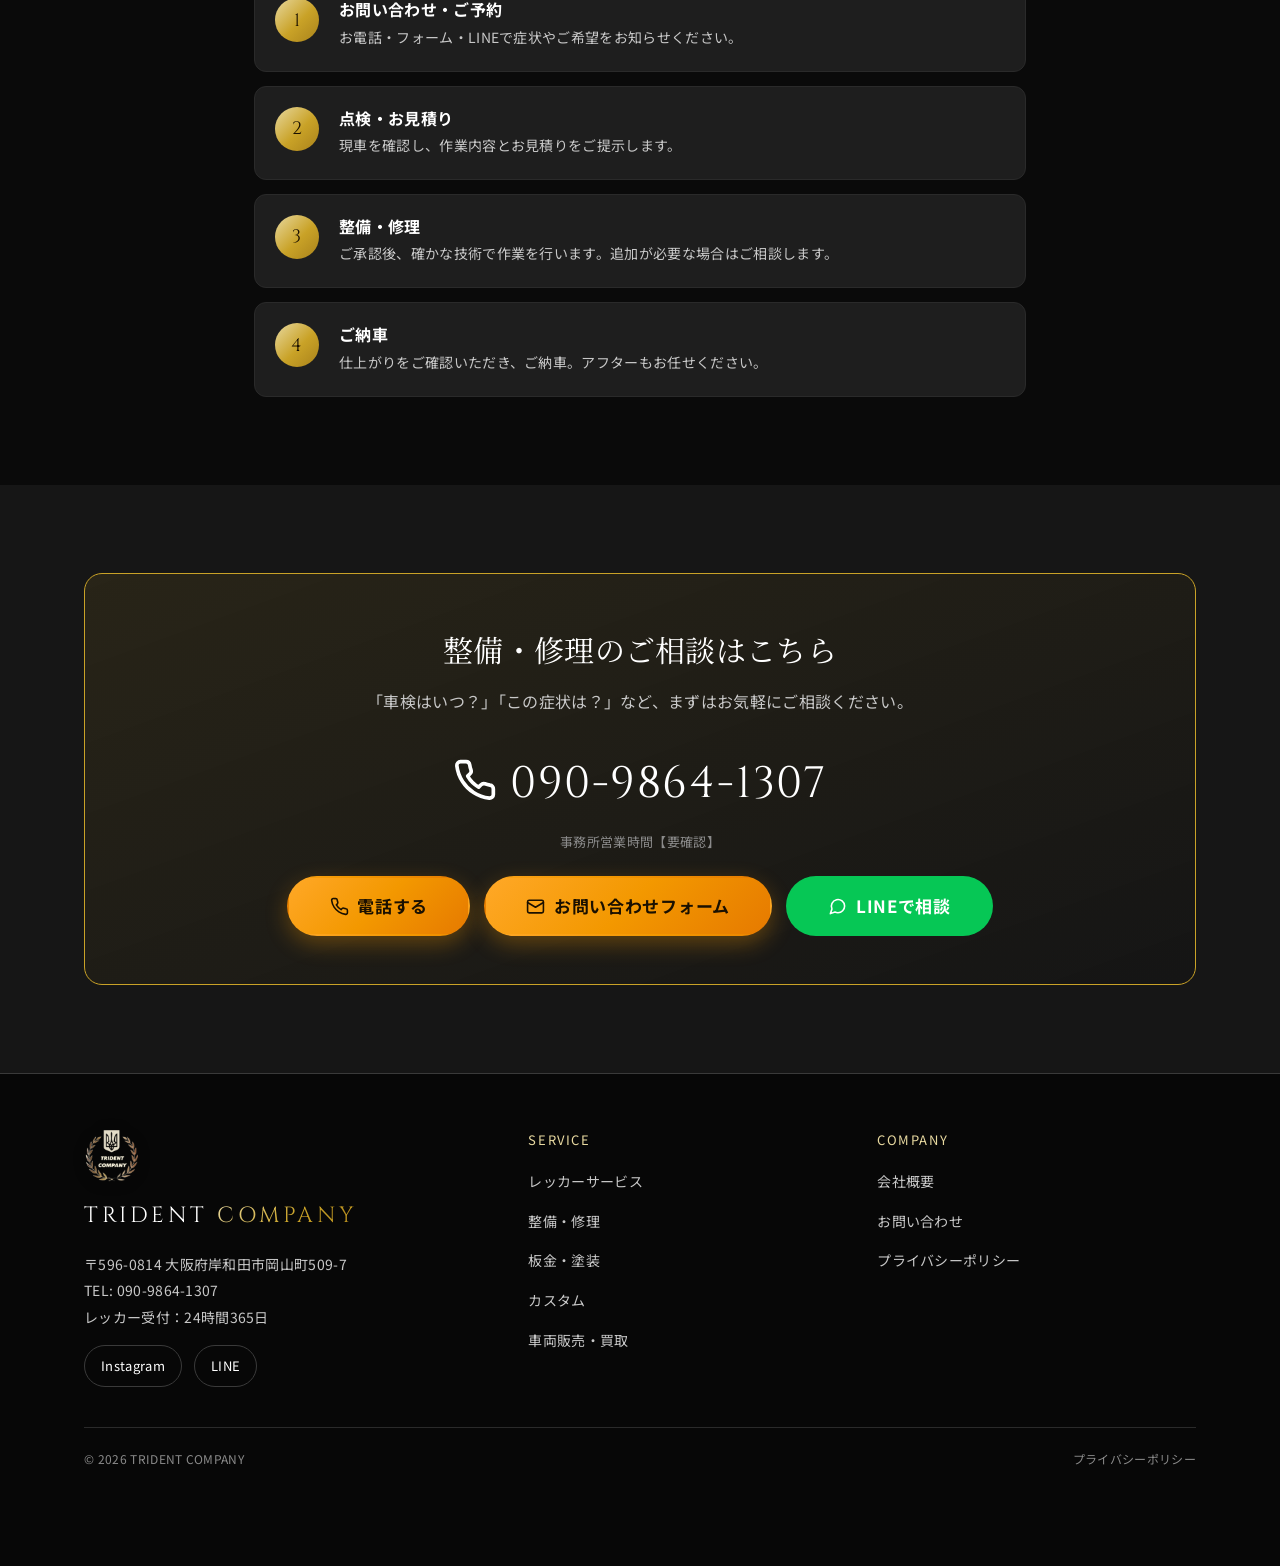
<file: maintenance/index.html>
<!DOCTYPE html>
<html lang="ja">
<head>
<meta charset="UTF-8">
<meta name="viewport" content="width=device-width, initial-scale=1">
<title>整備・修理｜岸和田の外車修理・輸入車整備｜車検・点検｜TRIDENT COMPANY</title>
<meta name="description" content="岸和田・大阪で外車修理・輸入車整備なら TRIDENT COMPANY。車検・定期点検・オイル交換・ブレーキ整備・エンジン修理・電装系まで幅広く対応。BMW・メルセデス・アウディなど輸入車もお任せください。">
<link rel="preconnect" href="https://fonts.googleapis.com">
<link rel="preconnect" href="https://fonts.gstatic.com" crossorigin>
<link href="https://fonts.googleapis.com/css2?family=Cinzel:wght@500;600;700&family=Noto+Sans+JP:wght@400;500;700&family=Noto+Serif+JP:wght@500;700&display=swap" rel="stylesheet">
<link rel="stylesheet" href="../assets/css/style.css">
</head>
<body>

<header class="site-header">
  <div class="header-bar">
    <button class="icon-btn" data-drawer-open aria-label="メニューを開く" aria-expanded="false" aria-controls="drawer"><svg viewBox="0 0 24 24" fill="none" stroke="currentColor" stroke-width="2"><path d="M3 6h18M3 12h18M3 18h18" stroke-linecap="round"/></svg></button>
    <a href="../index.html" class="header-logo" aria-label="TRIDENT COMPANY トップへ"><img src="../assets/img/logo.png?v=20260721" alt="TRIDENT COMPANY エンブレム" class="header-emblem" width="36" height="36"><span class="header-logo__text"><span class="header-logo__sub">TRIDENT COMPANY</span><span class="header-logo__main"><span class="t">TRIDENT</span> <span class="c">COMPANY</span></span></span></a>
    <a href="tel:09098641307" class="header-tel"><span class="icn icn--tel" aria-hidden="true"></span> 090-9864-1307</a>
    <button class="icon-btn" aria-label="サイト内検索"><svg viewBox="0 0 24 24" fill="none" stroke="currentColor" stroke-width="2"><circle cx="11" cy="11" r="7"/><path d="M21 21l-4-4" stroke-linecap="round"/></svg></button>
  </div>
  <nav class="boxnav" aria-label="主要ナビゲーション">
    <a class="boxnav__item" href="../maintenance/index.html">整備 <span class="em">MAINTENANCE</span></a>
    <a class="boxnav__item" href="../bodywork/index.html">板金 <span class="em">BODYWORK</span></a>
    <a class="boxnav__item" href="../sales/index.html">販売 / 買取 <span class="em">SALES</span></a>
    <a class="boxnav__item" href="../contact/index.html">お問い合わせ <span class="em">CONTACT</span></a>
  </nav>
</header>

<div class="drawer" id="drawer">
  <div class="drawer__overlay" data-drawer-close></div>
  <div class="drawer__panel" role="dialog" aria-label="メニュー">
    <div class="drawer__head"><span class="drawer__brand"><img src="../assets/img/logo.png?v=20260721" alt="" class="header-emblem" width="28" height="28"><span class="header-logo__main"><span class="t">TRIDENT</span> <span class="c">COMPANY</span></span></span><button class="icon-btn" data-drawer-close aria-label="メニューを閉じる"><svg viewBox="0 0 24 24" fill="none" stroke="currentColor" stroke-width="2"><path d="M6 6l12 12M18 6L6 18" stroke-linecap="round"/></svg></button></div>
    <ul class="drawer__nav">
      <li><a href="../towing/index.html">レッカーサービス</a></li>
      <li><a href="../maintenance/index.html">整備・修理</a></li>
      <li><a href="../bodywork/index.html">板金・塗装</a></li>
      <li><a href="../custom/index.html">カスタム</a></li>
      <li><a href="../sales/index.html">車両販売・買取</a></li>
      <li><a href="../company/index.html">会社概要</a></li>
      <li><a href="../contact/index.html">お問い合わせ</a></li>
    </ul>
    <div class="drawer__sns"><a href="https://www.instagram.com/car_20555/" target="_blank" rel="noopener">Instagram</a><a href="#" data-line>LINEで相談</a></div>
  </div>
</div>

<main class="has-fixed-header">

  <section class="page-hero">
    <div class="page-hero__bg"><img src="../assets/img/maintenance.svg?v=20260721" alt="輸入車を整備する工場"></div>
    <div class="page-hero__inner container">
      <span class="page-hero__en">Maintenance & Repair</span>
      <h1 class="page-hero__title">整備・修理｜外車もお任せ</h1>
      <p class="page-hero__lead">最新の診断機器と経験豊富なメカニックが、あなたの大切な一台を完璧にメンテナンスします。輸入車の修理を得意としています。</p>
      <div class="hero__cta" style="margin-top:22px"><a href="#contact" class="btn btn--primary btn--lg">整備・修理を相談する</a><a href="tel:09098641307" class="btn btn--ghost btn--lg"><span class="btn__icon"><span class="icn icn--tel" aria-hidden="true"></span></span> 電話する</a></div>
    </div>
  </section>

  <nav class="breadcrumb" aria-label="パンくず"><div class="container"><ol><li><a href="../index.html">ホーム</a></li><li class="sep">›</li><li>整備・修理</li></ol></div></nav>

  <section class="section">
    <div class="container container--narrow prose reveal">
      <h2>熟練の技術による点検と整備</h2>
      <p>当整備工場では、最新の診断機器と経験豊富なメカニックが、愛車の健康状態を詳細に点検します。日常の安心をサポートする定期点検から、高度な修理、車検まで幅広く対応。お客様のニーズに合わせ、迅速かつ丁寧な作業で愛車のパフォーマンスを最大限に引き出します。</p>
    </div>
  </section>

  <section class="section section--sub">
    <div class="container">
      <div class="sec-head sec-head"><span class="sec-head__en">Services</span><h2 class="sec-head__ja">対応内容</h2><div class="sec-head__divider"></div></div>
      <div class="card-grid">
        <div class="card reveal"><div class="card__icon"><span class="icn icn--clipboard" aria-hidden="true"></span></div><h3 class="card__title">車検</h3><p class="card__text">法定点検を含む車検を実施。輸入車・国産車ともに対応します。</p></div>
        <div class="card reveal"><div class="card__icon"><span class="icn icn--search" aria-hidden="true"></span></div><h3 class="card__title">定期点検</h3><p class="card__text">トラブルを未然に防ぐ定期点検で、安心のカーライフをサポート。</p></div>
        <div class="card reveal"><div class="card__icon"><span class="icn icn--tools" aria-hidden="true"></span></div><h3 class="card__title">一般整備</h3><p class="card__text">消耗品交換から不具合の修理まで、幅広い整備に対応します。</p></div>
        <div class="card reveal"><div class="card__icon"><span class="icn icn--oil" aria-hidden="true"></span></div><h3 class="card__title">オイル交換</h3><p class="card__text">車種に適したオイル・フィルター交換でエンジンを良好に保ちます。</p></div>
        <div class="card reveal"><div class="card__icon"><span class="icn icn--brake" aria-hidden="true"></span></div><h3 class="card__title">ブレーキ整備</h3><p class="card__text">パッド・ローター・フルードなど、安全に直結する箇所を確実に。</p></div>
        <div class="card reveal"><div class="card__icon"><span class="icn icn--bolt" aria-hidden="true"></span></div><h3 class="card__title">エンジン・電装系修理</h3><p class="card__text">警告灯・始動不良・電装トラブルなど、診断機を用いて原因を特定。</p></div>
      </div>
    </div>
  </section>

  <section class="section">
    <div class="container container--narrow">
      <div class="sec-head"><span class="sec-head__en">Supported Makers</span><h2 class="sec-head__ja">対応メーカー</h2><div class="sec-head__divider"></div></div>
      <div class="maker-group reveal"><div class="maker-group__label">輸入車（得意分野）</div><ul class="maker-list"><li>BMW</li><li>メルセデス・ベンツ</li><li>アウディ</li><li>フォルクスワーゲン</li><li>ポルシェ</li><li>MINI</li><li>プジョー</li><li>その他 輸入車</li></ul></div>
      <div class="maker-group reveal"><div class="maker-group__label">国産車</div><ul class="maker-list"><li>トヨタ</li><li>日産</li><li>ホンダ</li><li>マツダ</li><li>スバル</li><li>スズキ</li><li>ダイハツ</li><li>レクサス</li></ul></div>
    </div>
  </section>

  <section class="section section--sub">
    <div class="container">
      <div class="sec-head"><span class="sec-head__en">Works</span><h2 class="sec-head__ja">施工事例</h2><div class="sec-head__divider"></div></div>
      <!-- 施工事例ギャラリーは採否・写真許諾を確認のうえ実車写真に差替（検討事項 C-2 / F-4） -->
      <div class="gallery reveal">
        <figure><img src="../assets/img/maintenance.svg?v=20260721" alt="整備事例"><figcaption>輸入車 定期点検（イメージ）</figcaption></figure>
        <figure><img src="../assets/img/custom.svg?v=20260721" alt="整備事例"><figcaption>足回り整備（イメージ）</figcaption></figure>
        <figure><img src="../assets/img/sales-2.svg?v=20260721" alt="整備事例"><figcaption>エンジン診断（イメージ）</figcaption></figure>
      </div>
      <p class="note" style="max-width:820px;margin:18px auto 0">※ 掲載写真はイメージです。公開前に実車の施工写真へ差し替えます（撮影・許諾の確認後）。</p>
    </div>
  </section>

  <section class="section">
    <div class="container container--narrow">
      <div class="sec-head"><span class="sec-head__en">Flow</span><h2 class="sec-head__ja">入庫〜納車の流れ</h2><div class="sec-head__divider"></div></div>
      <div class="flow">
        <div class="flow__item reveal"><div class="flow__num"></div><div><h3 class="flow__title">お問い合わせ・ご予約</h3><p class="flow__text">お電話・フォーム・LINEで症状やご希望をお知らせください。</p></div></div>
        <div class="flow__item reveal"><div class="flow__num"></div><div><h3 class="flow__title">点検・お見積り</h3><p class="flow__text">現車を確認し、作業内容とお見積りをご提示します。</p></div></div>
        <div class="flow__item reveal"><div class="flow__num"></div><div><h3 class="flow__title">整備・修理</h3><p class="flow__text">ご承認後、確かな技術で作業を行います。追加が必要な場合はご相談します。</p></div></div>
        <div class="flow__item reveal"><div class="flow__num"></div><div><h3 class="flow__title">ご納車</h3><p class="flow__text">仕上がりをご確認いただき、ご納車。アフターもお任せください。</p></div></div>
      </div>
    </div>
  </section>

  <section class="section section--sub contact-cta" id="contact">
    <div class="container">
      <div class="contact-cta__box reveal">
        <p class="contact-cta__lead">整備・修理のご相談はこちら</p>
        <p class="contact-cta__sub">「車検はいつ？」「この症状は？」など、まずはお気軽にご相談ください。</p>
        <a href="tel:09098641307" class="contact-cta__tel"><span class="icn icn--tel" aria-hidden="true"></span> 090-9864-1307</a>
        <p class="contact-cta__hours">事務所営業時間【要確認】</p>
        <div class="contact-cta__actions">
          <a href="tel:09098641307" class="btn btn--tel btn--lg"><span class="btn__icon"><span class="icn icn--tel" aria-hidden="true"></span></span> 電話する</a>
          <a href="../contact/index.html" class="btn btn--primary btn--lg"><span class="btn__icon"><span class="icn icn--mail" aria-hidden="true"></span></span> お問い合わせフォーム</a>
          <a href="#" data-line class="btn btn--line btn--lg"><span class="btn__icon"><span class="icn icn--chat" aria-hidden="true"></span></span> LINEで相談</a>
        </div>
      </div>
    </div>
  </section>

</main>

<footer class="site-footer">
  <div class="container">
    <div class="footer-grid">
      <div><img src="../assets/img/logo.png?v=20260721" alt="TRIDENT COMPANY エンブレム" class="footer-emblem" width="56" height="56"><div class="footer-logo"><span class="t">TRIDENT</span> <span class="c">COMPANY</span></div><div class="footer-info">〒596-0814 大阪府岸和田市岡山町509-7<br>TEL: <a href="tel:09098641307">090-9864-1307</a><br>レッカー受付：24時間365日</div><div class="footer-sns"><a href="https://www.instagram.com/car_20555/" target="_blank" rel="noopener">Instagram</a><a href="#" data-line>LINE</a></div></div>
      <div><div class="footer-col__title">SERVICE</div><ul class="footer-nav"><li><a href="../towing/index.html">レッカーサービス</a></li><li><a href="../maintenance/index.html">整備・修理</a></li><li><a href="../bodywork/index.html">板金・塗装</a></li><li><a href="../custom/index.html">カスタム</a></li><li><a href="../sales/index.html">車両販売・買取</a></li></ul></div>
      <div><div class="footer-col__title">COMPANY</div><ul class="footer-nav"><li><a href="../company/index.html">会社概要</a></li><li><a href="../contact/index.html">お問い合わせ</a></li><li><a href="../privacy/index.html">プライバシーポリシー</a></li></ul></div>
    </div>
    <div class="footer-bottom"><span>© <span data-year>2026</span> TRIDENT COMPANY</span><a href="../privacy/index.html">プライバシーポリシー</a></div>
  </div>
</footer>

<nav class="fixed-cta" aria-label="固定アクション"><a href="tel:09098641307" class="is-tel"><span class="ic"><span class="icn icn--tel" aria-hidden="true"></span></span>電話する</a><a href="../contact/index.html"><span class="ic"><span class="icn icn--mail" aria-hidden="true"></span></span>お問い合わせ</a><a href="#" data-line class="is-line"><span class="ic"><span class="icn icn--chat" aria-hidden="true"></span></span>LINE</a></nav>

<script src="../assets/js/main.js"></script>
</body>
</html>
</file>
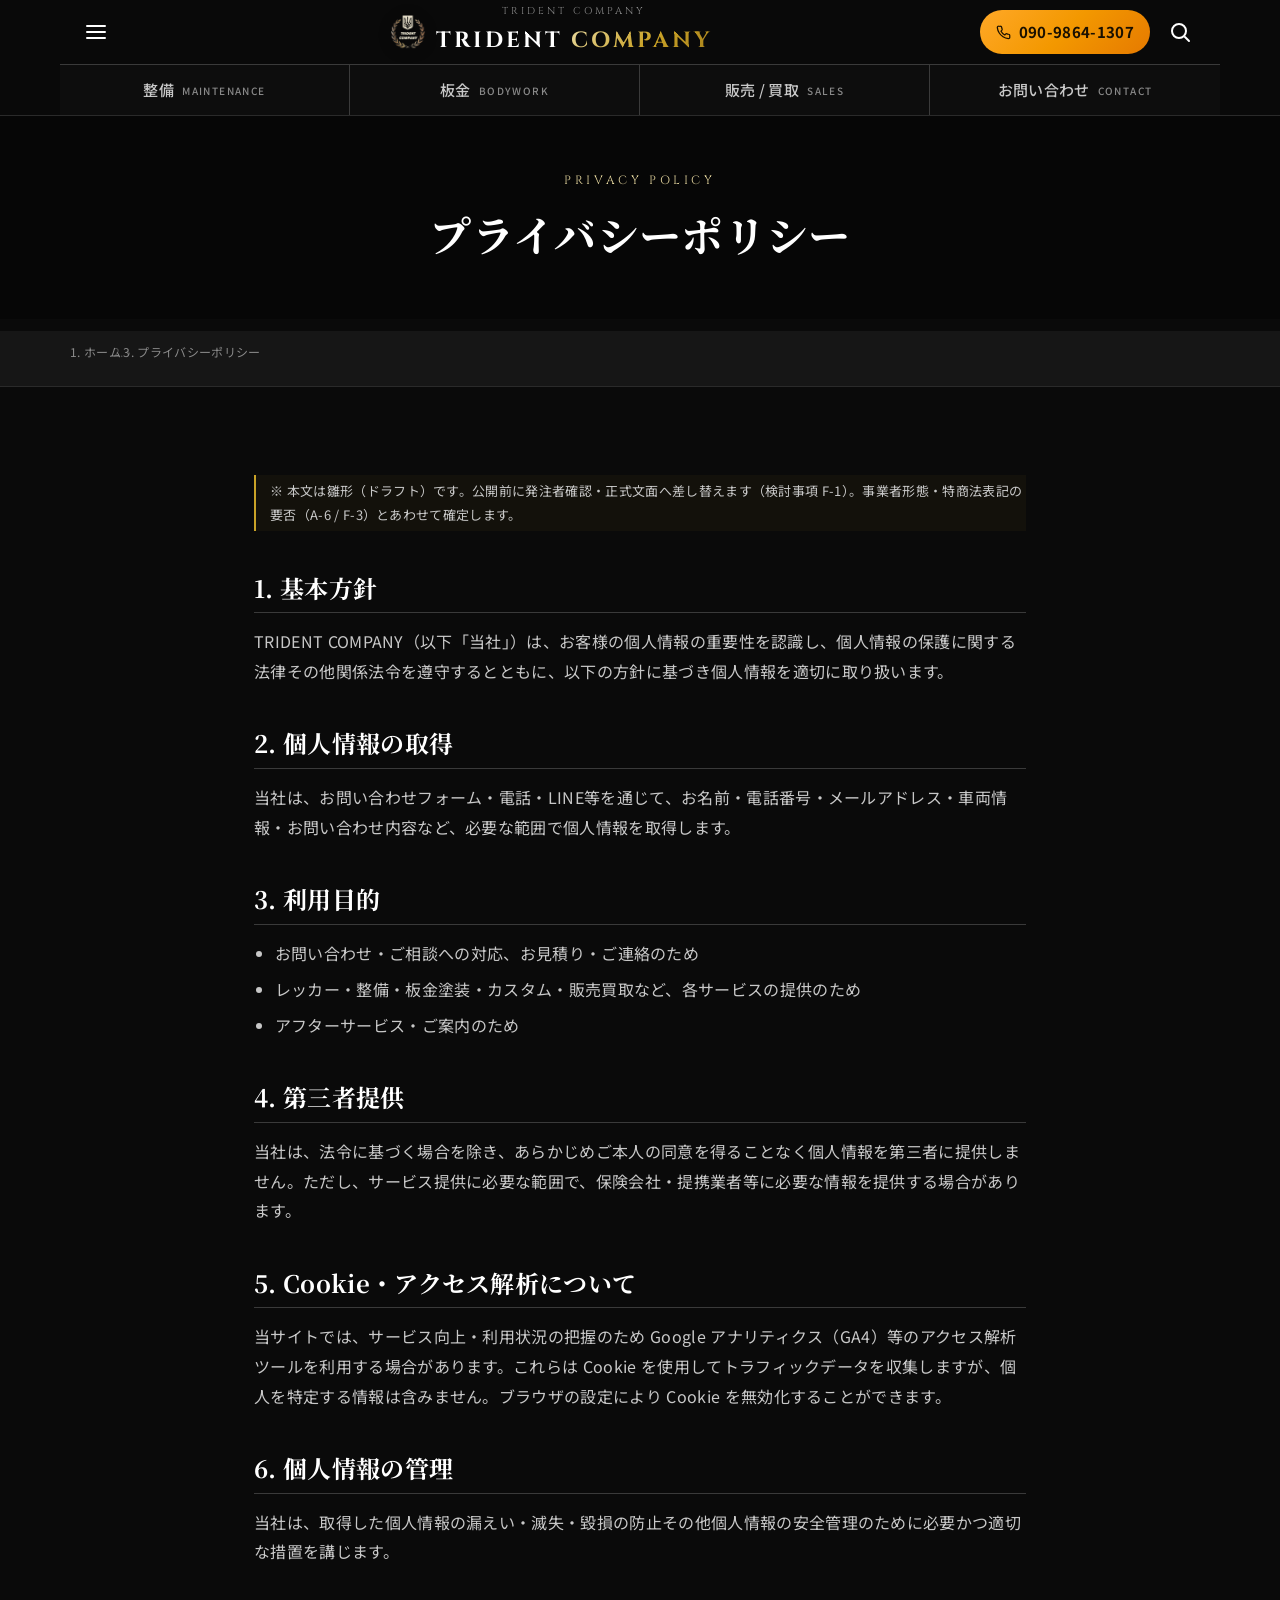
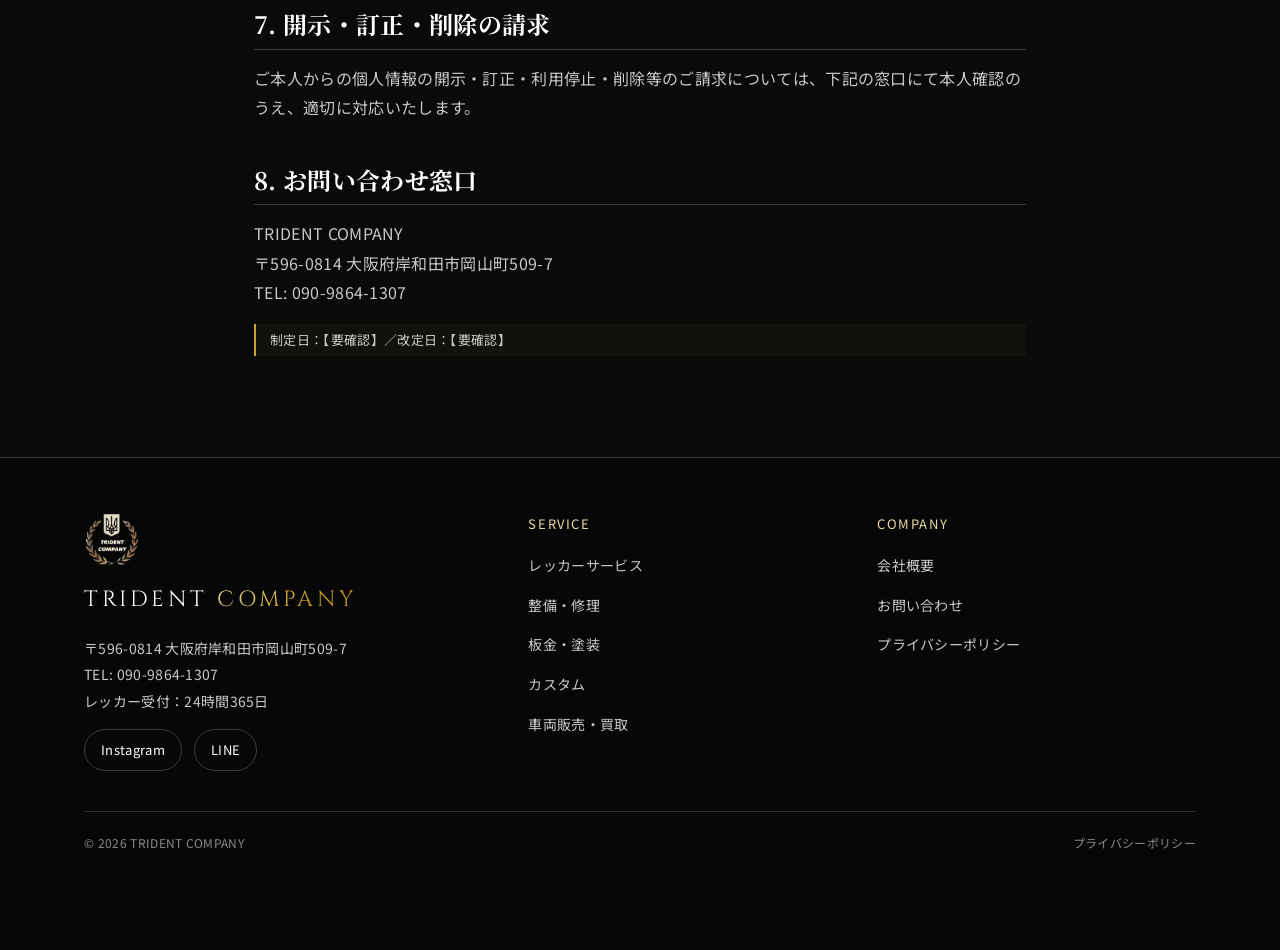
<file: privacy/index.html>
<!DOCTYPE html>
<html lang="ja">
<head>
<meta charset="UTF-8">
<meta name="viewport" content="width=device-width, initial-scale=1">
<title>プライバシーポリシー｜TRIDENT COMPANY</title>
<meta name="description" content="TRIDENT COMPANYのプライバシーポリシー。個人情報の利用目的、第三者提供、Cookie・アクセス解析（GA4）の利用、開示請求窓口について記載しています。">
<meta name="robots" content="noindex">
<link rel="preconnect" href="https://fonts.googleapis.com">
<link rel="preconnect" href="https://fonts.gstatic.com" crossorigin>
<link href="https://fonts.googleapis.com/css2?family=Cinzel:wght@500;600;700&family=Noto+Sans+JP:wght@400;500;700&family=Noto+Serif+JP:wght@500;700&display=swap" rel="stylesheet">
<link rel="stylesheet" href="../assets/css/style.css">
</head>
<body>

<header class="site-header">
  <div class="header-bar">
    <button class="icon-btn" data-drawer-open aria-label="メニューを開く" aria-expanded="false" aria-controls="drawer"><svg viewBox="0 0 24 24" fill="none" stroke="currentColor" stroke-width="2"><path d="M3 6h18M3 12h18M3 18h18" stroke-linecap="round"/></svg></button>
    <a href="../index.html" class="header-logo" aria-label="TRIDENT COMPANY トップへ"><img src="../assets/img/logo.png?v=20260721" alt="TRIDENT COMPANY エンブレム" class="header-emblem" width="36" height="36"><span class="header-logo__text"><span class="header-logo__sub">TRIDENT COMPANY</span><span class="header-logo__main"><span class="t">TRIDENT</span> <span class="c">COMPANY</span></span></span></a>
    <a href="tel:09098641307" class="header-tel"><span class="icn icn--tel" aria-hidden="true"></span> 090-9864-1307</a>
    <button class="icon-btn" aria-label="サイト内検索"><svg viewBox="0 0 24 24" fill="none" stroke="currentColor" stroke-width="2"><circle cx="11" cy="11" r="7"/><path d="M21 21l-4-4" stroke-linecap="round"/></svg></button>
  </div>
  <nav class="boxnav" aria-label="主要ナビゲーション">
    <a class="boxnav__item" href="../maintenance/index.html">整備 <span class="em">MAINTENANCE</span></a>
    <a class="boxnav__item" href="../bodywork/index.html">板金 <span class="em">BODYWORK</span></a>
    <a class="boxnav__item" href="../sales/index.html">販売 / 買取 <span class="em">SALES</span></a>
    <a class="boxnav__item" href="../contact/index.html">お問い合わせ <span class="em">CONTACT</span></a>
  </nav>
</header>

<div class="drawer" id="drawer">
  <div class="drawer__overlay" data-drawer-close></div>
  <div class="drawer__panel" role="dialog" aria-label="メニュー">
    <div class="drawer__head"><span class="drawer__brand"><img src="../assets/img/logo.png?v=20260721" alt="" class="header-emblem" width="28" height="28"><span class="header-logo__main"><span class="t">TRIDENT</span> <span class="c">COMPANY</span></span></span><button class="icon-btn" data-drawer-close aria-label="メニューを閉じる"><svg viewBox="0 0 24 24" fill="none" stroke="currentColor" stroke-width="2"><path d="M6 6l12 12M18 6L6 18" stroke-linecap="round"/></svg></button></div>
    <ul class="drawer__nav">
      <li><a href="../towing/index.html">レッカーサービス</a></li>
      <li><a href="../maintenance/index.html">整備・修理</a></li>
      <li><a href="../bodywork/index.html">板金・塗装</a></li>
      <li><a href="../custom/index.html">カスタム</a></li>
      <li><a href="../sales/index.html">車両販売・買取</a></li>
      <li><a href="../company/index.html">会社概要</a></li>
      <li><a href="../contact/index.html">お問い合わせ</a></li>
    </ul>
    <div class="drawer__sns"><a href="https://www.instagram.com/car_20555/" target="_blank" rel="noopener">Instagram</a><a href="#" data-line>LINEで相談</a></div>
  </div>
</div>

<main class="has-fixed-header">

  <section class="page-hero" style="padding:48px 0">
    <div class="page-hero__inner container">
      <span class="page-hero__en">Privacy Policy</span>
      <h1 class="page-hero__title">プライバシーポリシー</h1>
    </div>
  </section>

  <nav class="breadcrumb" aria-label="パンくず"><div class="container"><ol><li><a href="../index.html">ホーム</a></li><li class="sep">›</li><li>プライバシーポリシー</li></ol></div></nav>

  <section class="section">
    <div class="container prose reveal">
      <p class="note">※ 本文は雛形（ドラフト）です。公開前に発注者確認・正式文面へ差し替えます（検討事項 F-1）。事業者形態・特商法表記の要否（A-6 / F-3）とあわせて確定します。</p>

      <h2>1. 基本方針</h2>
      <p>TRIDENT COMPANY（以下「当社」）は、お客様の個人情報の重要性を認識し、個人情報の保護に関する法律その他関係法令を遵守するとともに、以下の方針に基づき個人情報を適切に取り扱います。</p>

      <h2>2. 個人情報の取得</h2>
      <p>当社は、お問い合わせフォーム・電話・LINE等を通じて、お名前・電話番号・メールアドレス・車両情報・お問い合わせ内容など、必要な範囲で個人情報を取得します。</p>

      <h2>3. 利用目的</h2>
      <ul>
        <li>お問い合わせ・ご相談への対応、お見積り・ご連絡のため</li>
        <li>レッカー・整備・板金塗装・カスタム・販売買取など、各サービスの提供のため</li>
        <li>アフターサービス・ご案内のため</li>
      </ul>

      <h2>4. 第三者提供</h2>
      <p>当社は、法令に基づく場合を除き、あらかじめご本人の同意を得ることなく個人情報を第三者に提供しません。ただし、サービス提供に必要な範囲で、保険会社・提携業者等に必要な情報を提供する場合があります。</p>

      <h2>5. Cookie・アクセス解析について</h2>
      <p>当サイトでは、サービス向上・利用状況の把握のため Google アナリティクス（GA4）等のアクセス解析ツールを利用する場合があります。これらは Cookie を使用してトラフィックデータを収集しますが、個人を特定する情報は含みません。ブラウザの設定により Cookie を無効化することができます。</p>

      <h2>6. 個人情報の管理</h2>
      <p>当社は、取得した個人情報の漏えい・滅失・毀損の防止その他個人情報の安全管理のために必要かつ適切な措置を講じます。</p>

      <h2>7. 開示・訂正・削除の請求</h2>
      <p>ご本人からの個人情報の開示・訂正・利用停止・削除等のご請求については、下記の窓口にて本人確認のうえ、適切に対応いたします。</p>

      <h2>8. お問い合わせ窓口</h2>
      <p>
        TRIDENT COMPANY<br>
        〒596-0814 大阪府岸和田市岡山町509-7<br>
        TEL: <a href="tel:09098641307">090-9864-1307</a>
      </p>

      <p class="note">制定日：【要確認】／改定日：【要確認】</p>
    </div>
  </section>

</main>

<footer class="site-footer">
  <div class="container">
    <div class="footer-grid">
      <div><img src="../assets/img/logo.png?v=20260721" alt="TRIDENT COMPANY エンブレム" class="footer-emblem" width="56" height="56"><div class="footer-logo"><span class="t">TRIDENT</span> <span class="c">COMPANY</span></div><div class="footer-info">〒596-0814 大阪府岸和田市岡山町509-7<br>TEL: <a href="tel:09098641307">090-9864-1307</a><br>レッカー受付：24時間365日</div><div class="footer-sns"><a href="https://www.instagram.com/car_20555/" target="_blank" rel="noopener">Instagram</a><a href="#" data-line>LINE</a></div></div>
      <div><div class="footer-col__title">SERVICE</div><ul class="footer-nav"><li><a href="../towing/index.html">レッカーサービス</a></li><li><a href="../maintenance/index.html">整備・修理</a></li><li><a href="../bodywork/index.html">板金・塗装</a></li><li><a href="../custom/index.html">カスタム</a></li><li><a href="../sales/index.html">車両販売・買取</a></li></ul></div>
      <div><div class="footer-col__title">COMPANY</div><ul class="footer-nav"><li><a href="../company/index.html">会社概要</a></li><li><a href="../contact/index.html">お問い合わせ</a></li><li><a href="../privacy/index.html">プライバシーポリシー</a></li></ul></div>
    </div>
    <div class="footer-bottom"><span>© <span data-year>2026</span> TRIDENT COMPANY</span><a href="../privacy/index.html">プライバシーポリシー</a></div>
  </div>
</footer>

<nav class="fixed-cta" aria-label="固定アクション"><a href="tel:09098641307" class="is-tel"><span class="ic"><span class="icn icn--tel" aria-hidden="true"></span></span>電話する</a><a href="../contact/index.html"><span class="ic"><span class="icn icn--mail" aria-hidden="true"></span></span>お問い合わせ</a><a href="#" data-line class="is-line"><span class="ic"><span class="icn icn--chat" aria-hidden="true"></span></span>LINE</a></nav>

<script src="../assets/js/main.js"></script>
</body>
</html>
</file>
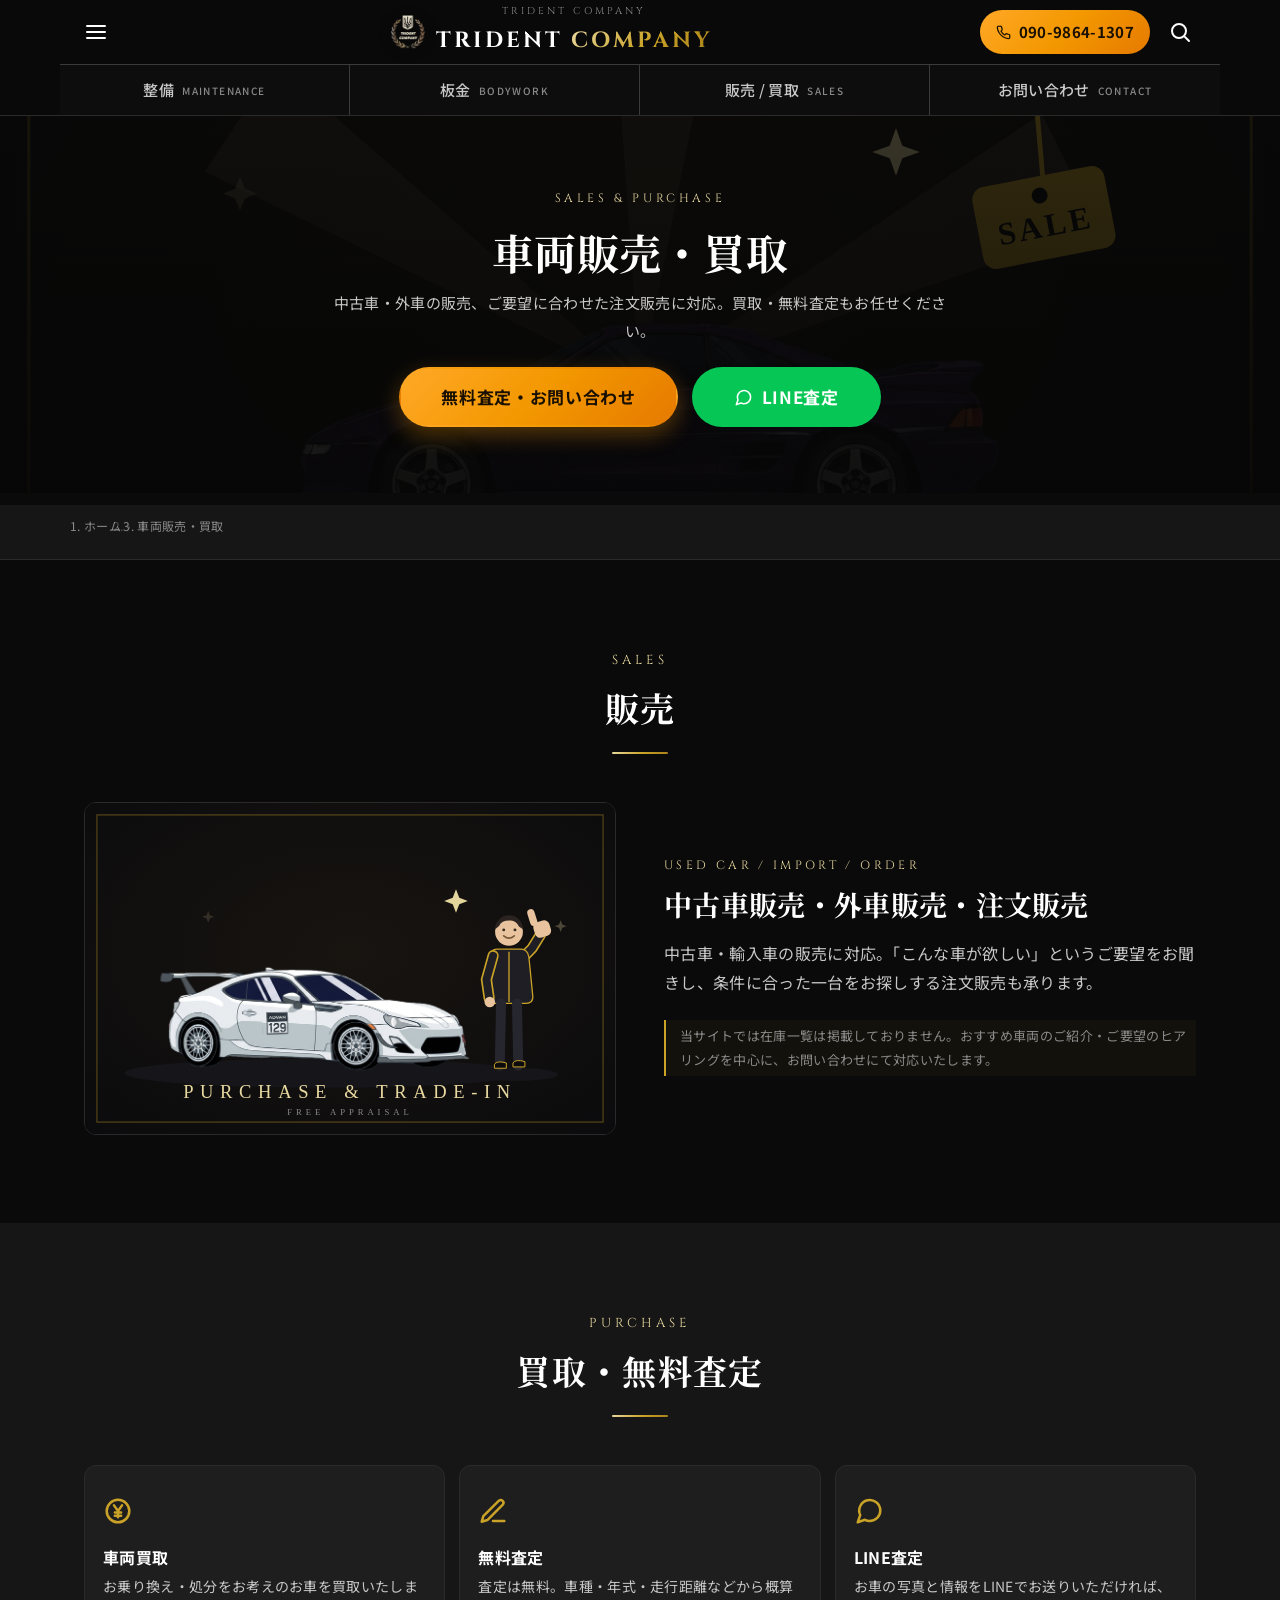
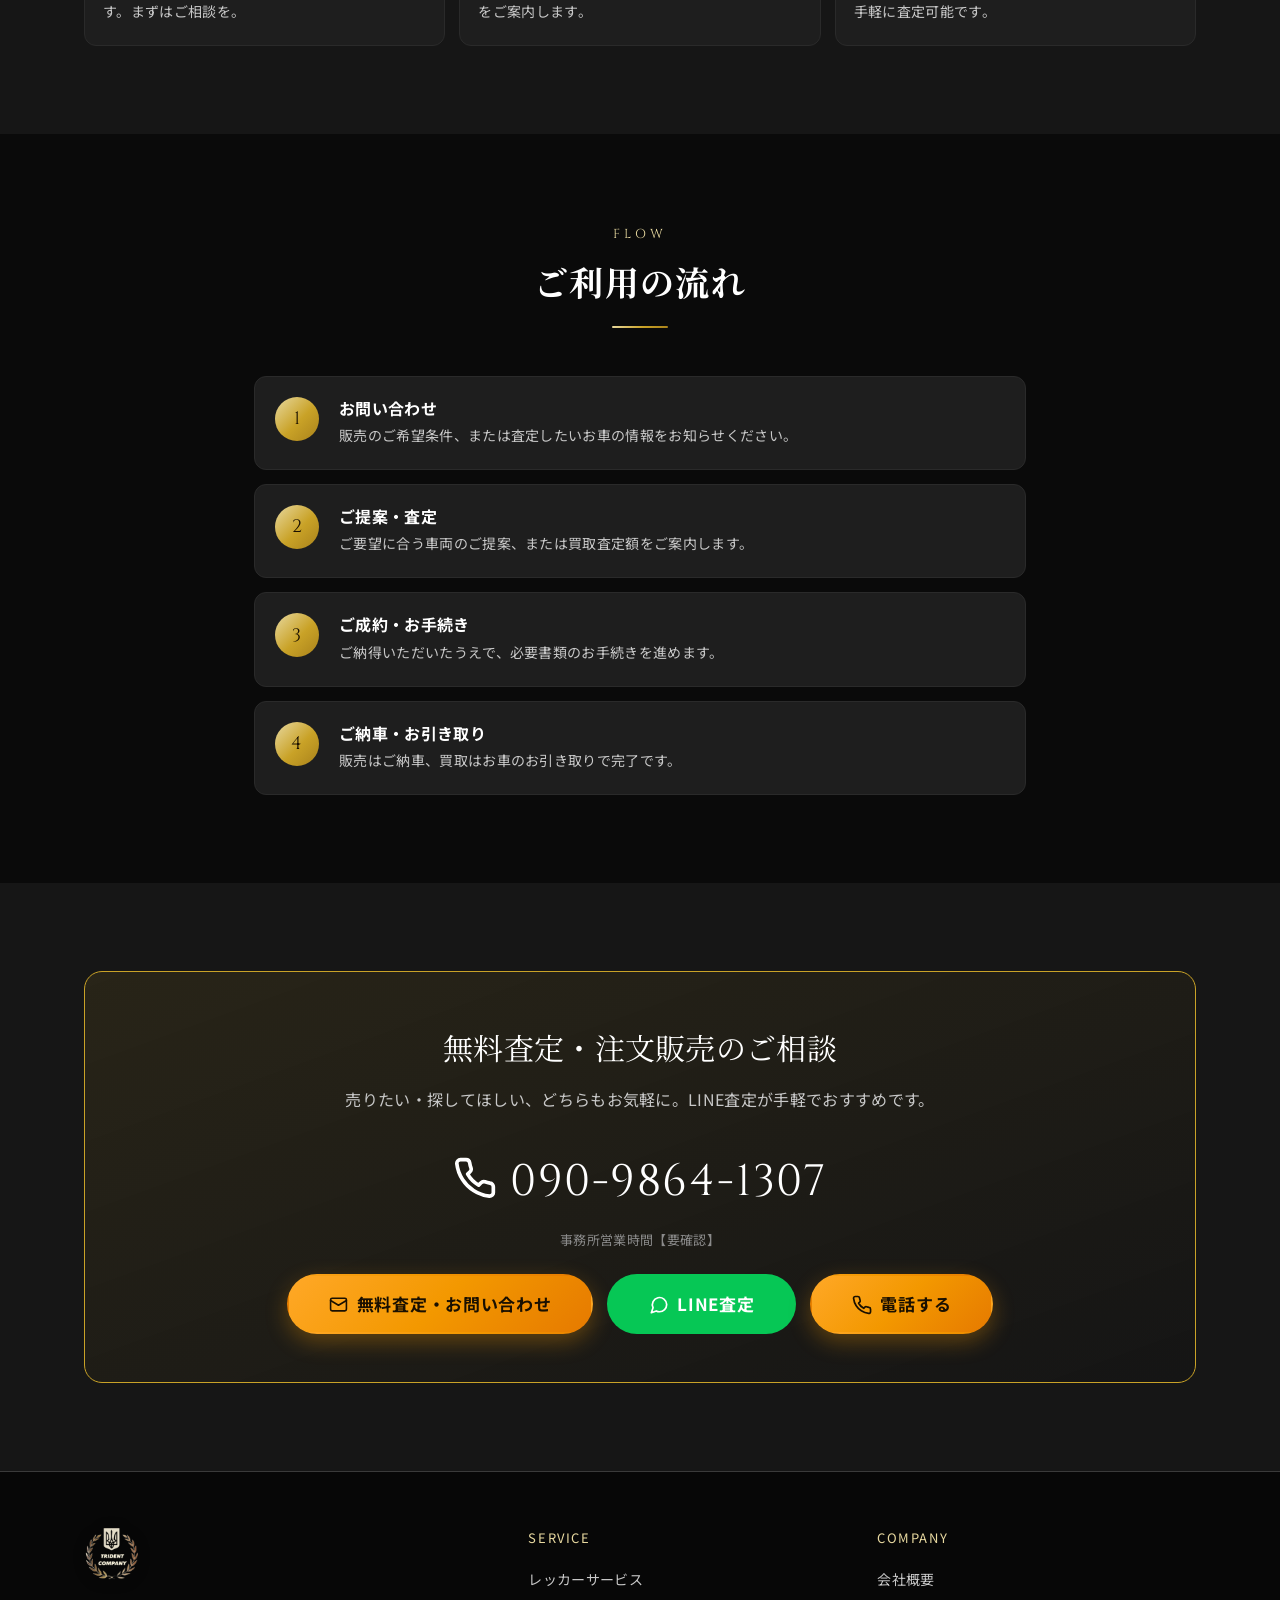
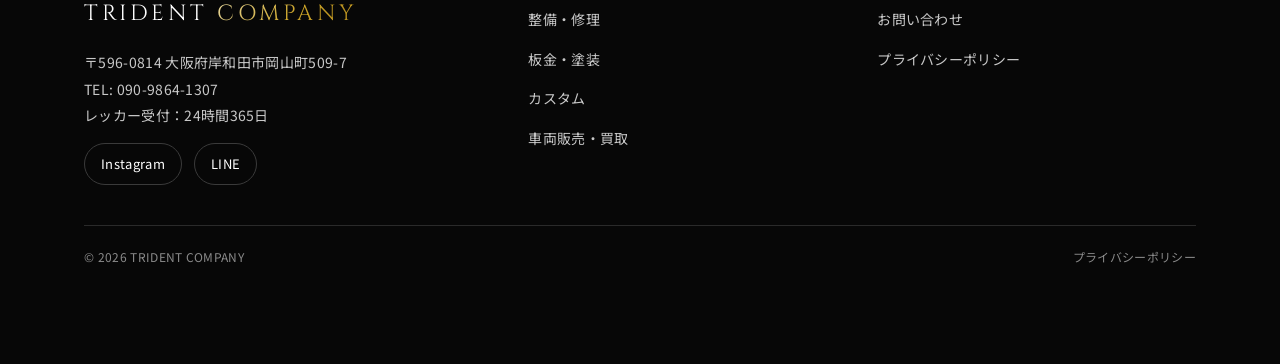
<file: sales/index.html>
<!DOCTYPE html>
<html lang="ja">
<head>
<meta charset="UTF-8">
<meta name="viewport" content="width=device-width, initial-scale=1">
<title>車両販売・買取｜岸和田・大阪の中古車販売・注文販売・無料査定｜TRIDENT COMPANY</title>
<meta name="description" content="岸和田・大阪の中古車販売・買取なら TRIDENT COMPANY。中古車・外車販売、ご要望に合わせた注文販売に対応。車の買取・無料査定も実施中。まずはお気軽にお問い合わせ・LINE査定をご利用ください。">
<link rel="preconnect" href="https://fonts.googleapis.com">
<link rel="preconnect" href="https://fonts.gstatic.com" crossorigin>
<link href="https://fonts.googleapis.com/css2?family=Cinzel:wght@500;600;700&family=Noto+Sans+JP:wght@400;500;700&family=Noto+Serif+JP:wght@500;700&display=swap" rel="stylesheet">
<link rel="stylesheet" href="../assets/css/style.css">
</head>
<body>

<header class="site-header">
  <div class="header-bar">
    <button class="icon-btn" data-drawer-open aria-label="メニューを開く" aria-expanded="false" aria-controls="drawer"><svg viewBox="0 0 24 24" fill="none" stroke="currentColor" stroke-width="2"><path d="M3 6h18M3 12h18M3 18h18" stroke-linecap="round"/></svg></button>
    <a href="../index.html" class="header-logo" aria-label="TRIDENT COMPANY トップへ"><img src="../assets/img/logo.png?v=20260721" alt="TRIDENT COMPANY エンブレム" class="header-emblem" width="36" height="36"><span class="header-logo__text"><span class="header-logo__sub">TRIDENT COMPANY</span><span class="header-logo__main"><span class="t">TRIDENT</span> <span class="c">COMPANY</span></span></span></a>
    <a href="tel:09098641307" class="header-tel"><span class="icn icn--tel" aria-hidden="true"></span> 090-9864-1307</a>
    <button class="icon-btn" aria-label="サイト内検索"><svg viewBox="0 0 24 24" fill="none" stroke="currentColor" stroke-width="2"><circle cx="11" cy="11" r="7"/><path d="M21 21l-4-4" stroke-linecap="round"/></svg></button>
  </div>
  <nav class="boxnav" aria-label="主要ナビゲーション">
    <a class="boxnav__item" href="../maintenance/index.html">整備 <span class="em">MAINTENANCE</span></a>
    <a class="boxnav__item" href="../bodywork/index.html">板金 <span class="em">BODYWORK</span></a>
    <a class="boxnav__item" href="../sales/index.html">販売 / 買取 <span class="em">SALES</span></a>
    <a class="boxnav__item" href="../contact/index.html">お問い合わせ <span class="em">CONTACT</span></a>
  </nav>
</header>

<div class="drawer" id="drawer">
  <div class="drawer__overlay" data-drawer-close></div>
  <div class="drawer__panel" role="dialog" aria-label="メニュー">
    <div class="drawer__head"><span class="drawer__brand"><img src="../assets/img/logo.png?v=20260721" alt="" class="header-emblem" width="28" height="28"><span class="header-logo__main"><span class="t">TRIDENT</span> <span class="c">COMPANY</span></span></span><button class="icon-btn" data-drawer-close aria-label="メニューを閉じる"><svg viewBox="0 0 24 24" fill="none" stroke="currentColor" stroke-width="2"><path d="M6 6l12 12M18 6L6 18" stroke-linecap="round"/></svg></button></div>
    <ul class="drawer__nav">
      <li><a href="../towing/index.html">レッカーサービス</a></li>
      <li><a href="../maintenance/index.html">整備・修理</a></li>
      <li><a href="../bodywork/index.html">板金・塗装</a></li>
      <li><a href="../custom/index.html">カスタム</a></li>
      <li><a href="../sales/index.html">車両販売・買取</a></li>
      <li><a href="../company/index.html">会社概要</a></li>
      <li><a href="../contact/index.html">お問い合わせ</a></li>
    </ul>
    <div class="drawer__sns"><a href="https://www.instagram.com/car_20555/" target="_blank" rel="noopener">Instagram</a><a href="#" data-line>LINEで相談</a></div>
  </div>
</div>

<main class="has-fixed-header">

  <section class="page-hero">
    <div class="page-hero__bg"><img src="../assets/img/sales.svg?v=20260721" alt="車両販売・買取のイメージ"></div>
    <div class="page-hero__inner container">
      <span class="page-hero__en">Sales & Purchase</span>
      <h1 class="page-hero__title">車両販売・買取</h1>
      <p class="page-hero__lead">中古車・外車の販売、ご要望に合わせた注文販売に対応。買取・無料査定もお任せください。</p>
      <div class="hero__cta" style="margin-top:22px"><a href="#contact" class="btn btn--primary btn--lg">無料査定・お問い合わせ</a><a href="#" data-line class="btn btn--line btn--lg"><span class="btn__icon"><span class="icn icn--chat" aria-hidden="true"></span></span> LINE査定</a></div>
    </div>
  </section>

  <nav class="breadcrumb" aria-label="パンくず"><div class="container"><ol><li><a href="../index.html">ホーム</a></li><li class="sep">›</li><li>車両販売・買取</li></ol></div></nav>

  <!-- 販売 -->
  <section class="section">
    <div class="container">
      <div class="sec-head"><span class="sec-head__en">Sales</span><h2 class="sec-head__ja">販売</h2><div class="sec-head__divider"></div></div>
      <div class="service-row reveal">
        <div class="service-row__media"><img src="../assets/img/sales-2.svg?v=20260721" alt="販売車両のイメージ"></div>
        <div class="service-row__body">
          <span class="service-row__en">Used Car / Import / Order</span>
          <h3 class="service-row__title">中古車販売・外車販売・注文販売</h3>
          <p class="service-row__text">中古車・輸入車の販売に対応。「こんな車が欲しい」というご要望をお聞きし、条件に合った一台をお探しする注文販売も承ります。</p>
          <p class="note">当サイトでは在庫一覧は掲載しておりません。おすすめ車両のご紹介・ご要望のヒアリングを中心に、お問い合わせにて対応いたします。</p>
        </div>
      </div>
    </div>
  </section>

  <!-- 買取 -->
  <section class="section section--sub">
    <div class="container">
      <div class="sec-head"><span class="sec-head__en">Purchase</span><h2 class="sec-head__ja">買取・無料査定</h2><div class="sec-head__divider"></div></div>
      <div class="card-grid">
        <div class="card reveal"><div class="card__icon"><span class="icn icn--money" aria-hidden="true"></span></div><h3 class="card__title">車両買取</h3><p class="card__text">お乗り換え・処分をお考えのお車を買取いたします。まずはご相談を。</p></div>
        <div class="card reveal"><div class="card__icon"><span class="icn icn--memo" aria-hidden="true"></span></div><h3 class="card__title">無料査定</h3><p class="card__text">査定は無料。車種・年式・走行距離などから概算をご案内します。</p></div>
        <div class="card reveal"><div class="card__icon"><span class="icn icn--chat" aria-hidden="true"></span></div><h3 class="card__title">LINE査定</h3><p class="card__text">お車の写真と情報をLINEでお送りいただければ、手軽に査定可能です。</p></div>
      </div>
    </div>
  </section>

  <!-- 流れ -->
  <section class="section">
    <div class="container container--narrow">
      <div class="sec-head"><span class="sec-head__en">Flow</span><h2 class="sec-head__ja">ご利用の流れ</h2><div class="sec-head__divider"></div></div>
      <div class="flow">
        <div class="flow__item reveal"><div class="flow__num"></div><div><h3 class="flow__title">お問い合わせ</h3><p class="flow__text">販売のご希望条件、または査定したいお車の情報をお知らせください。</p></div></div>
        <div class="flow__item reveal"><div class="flow__num"></div><div><h3 class="flow__title">ご提案・査定</h3><p class="flow__text">ご要望に合う車両のご提案、または買取査定額をご案内します。</p></div></div>
        <div class="flow__item reveal"><div class="flow__num"></div><div><h3 class="flow__title">ご成約・お手続き</h3><p class="flow__text">ご納得いただいたうえで、必要書類のお手続きを進めます。</p></div></div>
        <div class="flow__item reveal"><div class="flow__num"></div><div><h3 class="flow__title">ご納車・お引き取り</h3><p class="flow__text">販売はご納車、買取はお車のお引き取りで完了です。</p></div></div>
      </div>
    </div>
  </section>

  <section class="section section--sub contact-cta" id="contact">
    <div class="container">
      <div class="contact-cta__box reveal">
        <p class="contact-cta__lead">無料査定・注文販売のご相談</p>
        <p class="contact-cta__sub">売りたい・探してほしい、どちらもお気軽に。LINE査定が手軽でおすすめです。</p>
        <a href="tel:09098641307" class="contact-cta__tel"><span class="icn icn--tel" aria-hidden="true"></span> 090-9864-1307</a>
        <p class="contact-cta__hours">事務所営業時間【要確認】</p>
        <div class="contact-cta__actions">
          <a href="../contact/index.html" class="btn btn--primary btn--lg"><span class="btn__icon"><span class="icn icn--mail" aria-hidden="true"></span></span> 無料査定・お問い合わせ</a>
          <a href="#" data-line class="btn btn--line btn--lg"><span class="btn__icon"><span class="icn icn--chat" aria-hidden="true"></span></span> LINE査定</a>
          <a href="tel:09098641307" class="btn btn--tel btn--lg"><span class="btn__icon"><span class="icn icn--tel" aria-hidden="true"></span></span> 電話する</a>
        </div>
      </div>
    </div>
  </section>

</main>

<footer class="site-footer">
  <div class="container">
    <div class="footer-grid">
      <div><img src="../assets/img/logo.png?v=20260721" alt="TRIDENT COMPANY エンブレム" class="footer-emblem" width="56" height="56"><div class="footer-logo"><span class="t">TRIDENT</span> <span class="c">COMPANY</span></div><div class="footer-info">〒596-0814 大阪府岸和田市岡山町509-7<br>TEL: <a href="tel:09098641307">090-9864-1307</a><br>レッカー受付：24時間365日</div><div class="footer-sns"><a href="https://www.instagram.com/car_20555/" target="_blank" rel="noopener">Instagram</a><a href="#" data-line>LINE</a></div></div>
      <div><div class="footer-col__title">SERVICE</div><ul class="footer-nav"><li><a href="../towing/index.html">レッカーサービス</a></li><li><a href="../maintenance/index.html">整備・修理</a></li><li><a href="../bodywork/index.html">板金・塗装</a></li><li><a href="../custom/index.html">カスタム</a></li><li><a href="../sales/index.html">車両販売・買取</a></li></ul></div>
      <div><div class="footer-col__title">COMPANY</div><ul class="footer-nav"><li><a href="../company/index.html">会社概要</a></li><li><a href="../contact/index.html">お問い合わせ</a></li><li><a href="../privacy/index.html">プライバシーポリシー</a></li></ul></div>
    </div>
    <div class="footer-bottom"><span>© <span data-year>2026</span> TRIDENT COMPANY</span><a href="../privacy/index.html">プライバシーポリシー</a></div>
  </div>
</footer>

<nav class="fixed-cta" aria-label="固定アクション"><a href="tel:09098641307" class="is-tel"><span class="ic"><span class="icn icn--tel" aria-hidden="true"></span></span>電話する</a><a href="../contact/index.html"><span class="ic"><span class="icn icn--mail" aria-hidden="true"></span></span>お問い合わせ</a><a href="#" data-line class="is-line"><span class="ic"><span class="icn icn--chat" aria-hidden="true"></span></span>LINE</a></nav>

<script src="../assets/js/main.js"></script>
</body>
</html>
</file>
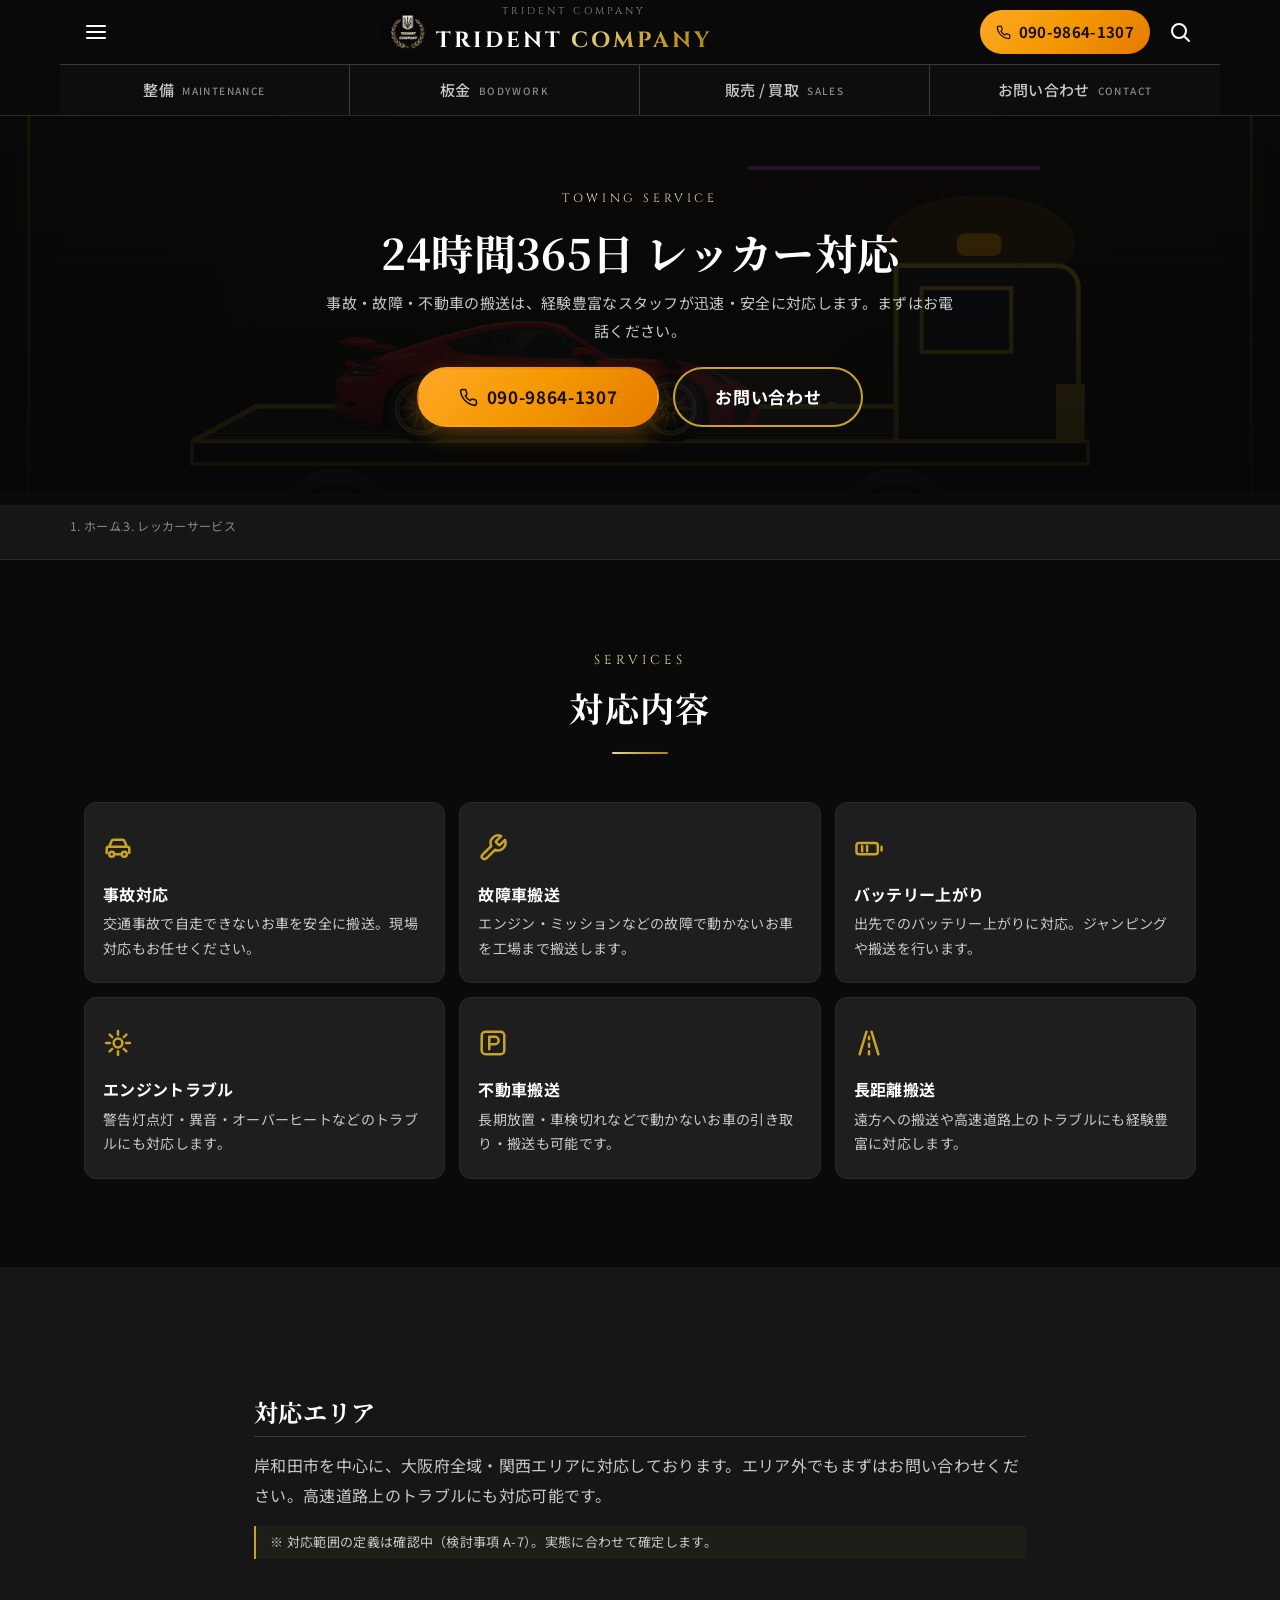
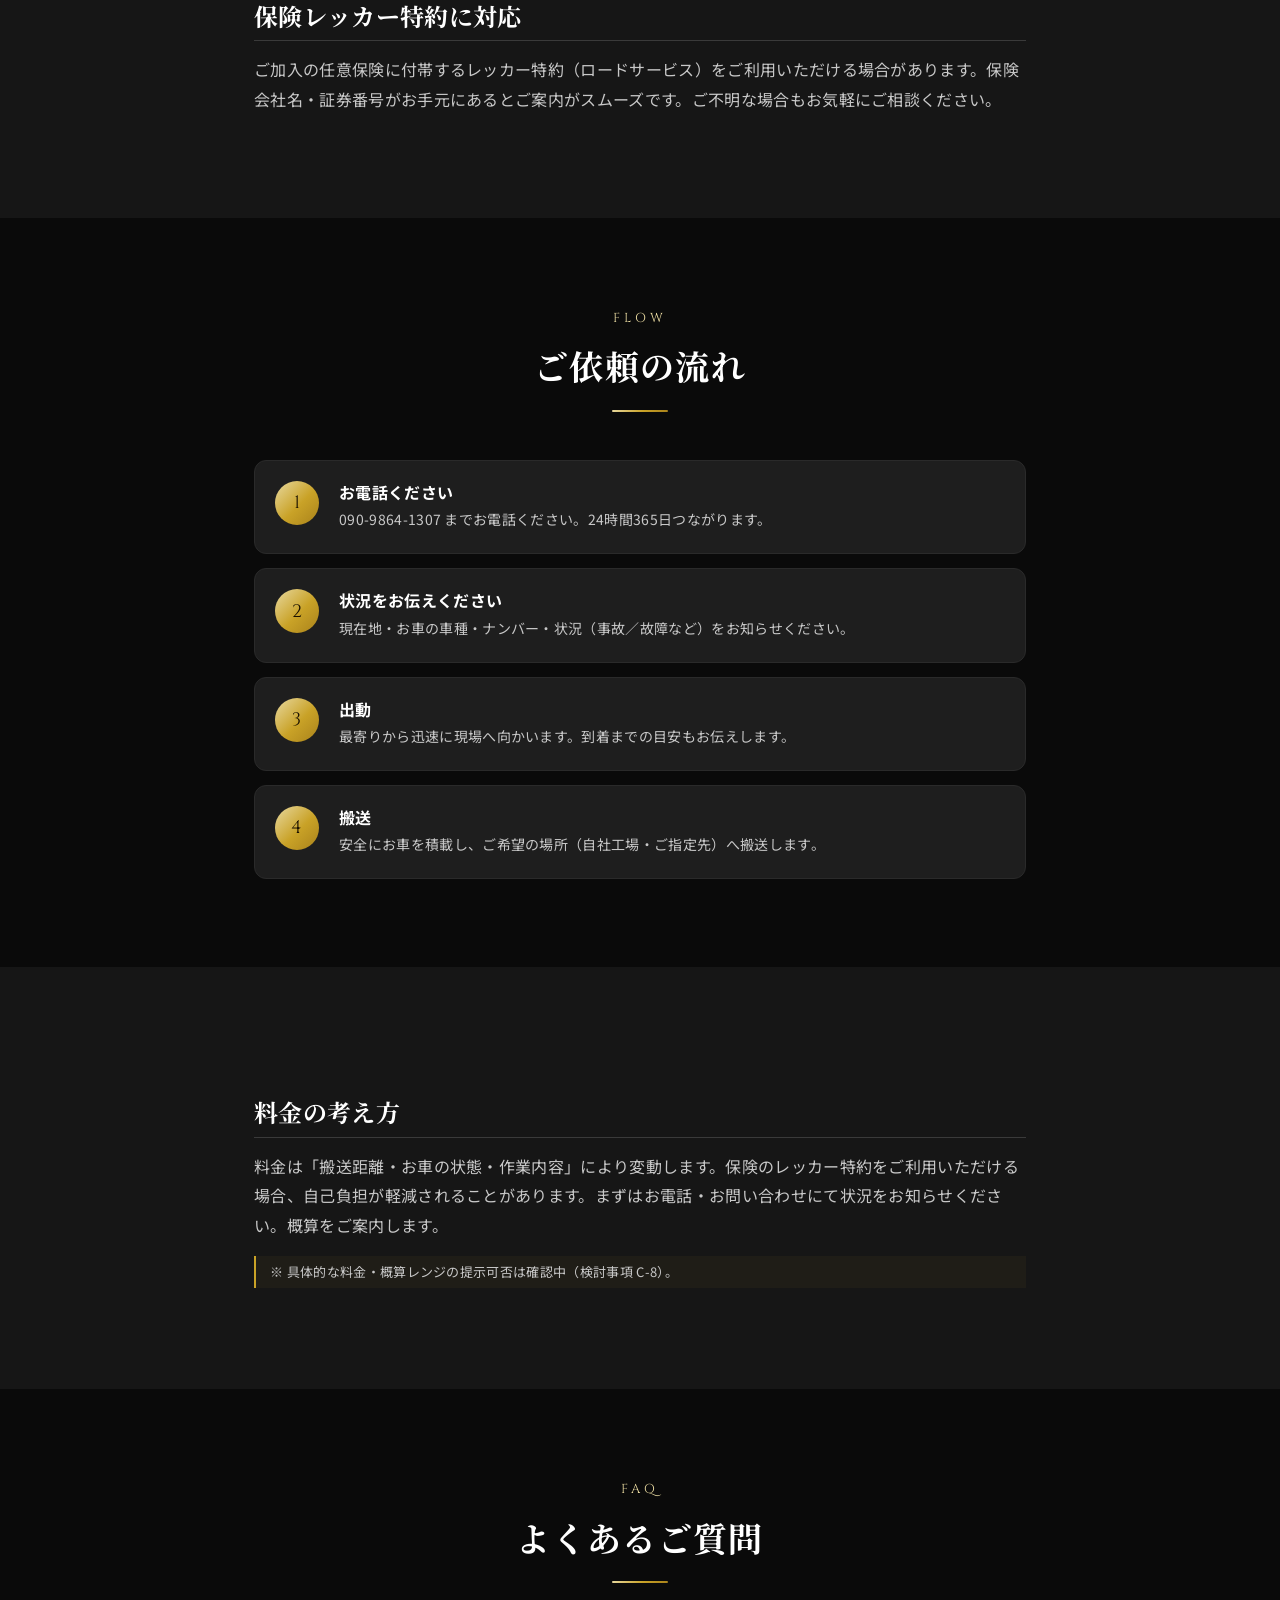
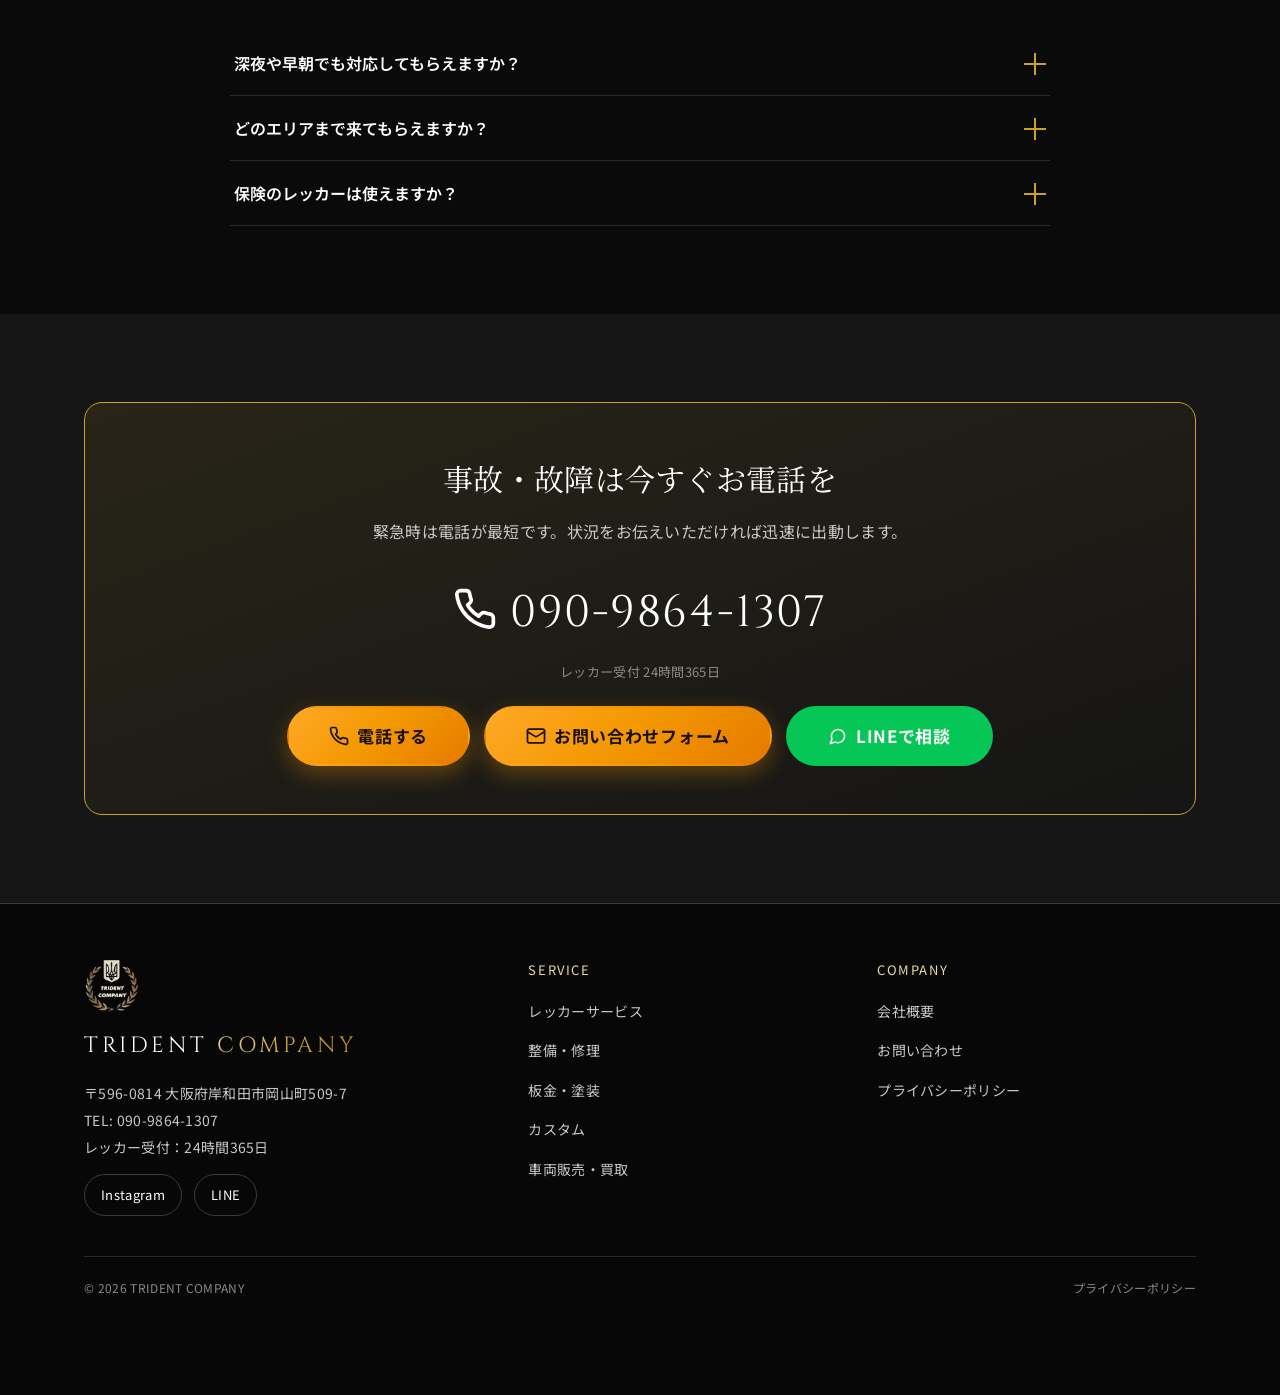
<file: towing/index.html>
<!DOCTYPE html>
<html lang="ja">
<head>
<meta charset="UTF-8">
<meta name="viewport" content="width=device-width, initial-scale=1">
<title>レッカーサービス｜岸和田・大阪・関西 24時間365日対応｜TRIDENT COMPANY</title>
<meta name="description" content="岸和田・大阪・関西エリアで24時間365日のレッカー対応。事故車・故障車・不動車の搬送、バッテリー上がり、長距離搬送に対応。保険レッカー特約も利用可。事故・故障は今すぐお電話ください。">
<link rel="preconnect" href="https://fonts.googleapis.com">
<link rel="preconnect" href="https://fonts.gstatic.com" crossorigin>
<link href="https://fonts.googleapis.com/css2?family=Cinzel:wght@500;600;700&family=Noto+Sans+JP:wght@400;500;700&family=Noto+Serif+JP:wght@500;700&display=swap" rel="stylesheet">
<link rel="stylesheet" href="../assets/css/style.css">
</head>
<body>

<header class="site-header">
  <div class="header-bar">
    <button class="icon-btn" data-drawer-open aria-label="メニューを開く" aria-expanded="false" aria-controls="drawer">
      <svg viewBox="0 0 24 24" fill="none" stroke="currentColor" stroke-width="2"><path d="M3 6h18M3 12h18M3 18h18" stroke-linecap="round"/></svg>
    </button>
    <a href="../index.html" class="header-logo" aria-label="TRIDENT COMPANY トップへ">
      <img src="../assets/img/logo.png?v=20260721" alt="TRIDENT COMPANY エンブレム" class="header-emblem" width="36" height="36">
      <span class="header-logo__text">
        <span class="header-logo__sub">TRIDENT COMPANY</span>
        <span class="header-logo__main"><span class="t">TRIDENT</span> <span class="c">COMPANY</span></span>
      </span>
    </a>
    <a href="tel:09098641307" class="header-tel"><span class="icn icn--tel" aria-hidden="true"></span> 090-9864-1307</a>
    <button class="icon-btn" aria-label="サイト内検索">
      <svg viewBox="0 0 24 24" fill="none" stroke="currentColor" stroke-width="2"><circle cx="11" cy="11" r="7"/><path d="M21 21l-4-4" stroke-linecap="round"/></svg>
    </button>
  </div>
  <nav class="boxnav" aria-label="主要ナビゲーション">
    <a class="boxnav__item" href="../maintenance/index.html">整備 <span class="em">MAINTENANCE</span></a>
    <a class="boxnav__item" href="../bodywork/index.html">板金 <span class="em">BODYWORK</span></a>
    <a class="boxnav__item" href="../sales/index.html">販売 / 買取 <span class="em">SALES</span></a>
    <a class="boxnav__item" href="../contact/index.html">お問い合わせ <span class="em">CONTACT</span></a>
  </nav>
</header>

<div class="drawer" id="drawer">
  <div class="drawer__overlay" data-drawer-close></div>
  <div class="drawer__panel" role="dialog" aria-label="メニュー">
    <div class="drawer__head">
      <span class="drawer__brand"><img src="../assets/img/logo.png?v=20260721" alt="" class="header-emblem" width="28" height="28"><span class="header-logo__main"><span class="t">TRIDENT</span> <span class="c">COMPANY</span></span></span>
      <button class="icon-btn" data-drawer-close aria-label="メニューを閉じる"><svg viewBox="0 0 24 24" fill="none" stroke="currentColor" stroke-width="2"><path d="M6 6l12 12M18 6L6 18" stroke-linecap="round"/></svg></button>
    </div>
    <ul class="drawer__nav">
      <li><a href="../towing/index.html">レッカーサービス</a></li>
      <li><a href="../maintenance/index.html">整備・修理</a></li>
      <li><a href="../bodywork/index.html">板金・塗装</a></li>
      <li><a href="../custom/index.html">カスタム</a></li>
      <li><a href="../sales/index.html">車両販売・買取</a></li>
      <li><a href="../company/index.html">会社概要</a></li>
      <li><a href="../contact/index.html">お問い合わせ</a></li>
    </ul>
    <div class="drawer__sns">
      <a href="https://www.instagram.com/car_20555/" target="_blank" rel="noopener">Instagram</a>
      <a href="#" data-line>LINEで相談</a>
    </div>
  </div>
</div>

<main class="has-fixed-header">

  <!-- ページヒーロー -->
  <section class="page-hero">
    <div class="page-hero__bg"><img src="../assets/img/towing.svg?v=20260721" alt="高級車をレッカー搬送するレッカー車"></div>
    <div class="page-hero__inner container">
      <span class="page-hero__en">Towing Service</span>
      <h1 class="page-hero__title">24時間365日 レッカー対応</h1>
      <p class="page-hero__lead">事故・故障・不動車の搬送は、経験豊富なスタッフが迅速・安全に対応します。まずはお電話ください。</p>
      <div class="hero__cta" style="margin-top:22px">
        <a href="tel:09098641307" class="btn btn--tel btn--lg"><span class="btn__icon"><span class="icn icn--tel" aria-hidden="true"></span></span> 090-9864-1307</a>
        <a href="#contact" class="btn btn--ghost btn--lg">お問い合わせ</a>
      </div>
    </div>
  </section>

  <nav class="breadcrumb" aria-label="パンくず">
    <div class="container"><ol><li><a href="../index.html">ホーム</a></li><li class="sep">›</li><li>レッカーサービス</li></ol></div>
  </nav>

  <!-- 対応内容 -->
  <section class="section">
    <div class="container">
      <div class="sec-head"><span class="sec-head__en">Services</span><h2 class="sec-head__ja">対応内容</h2><div class="sec-head__divider"></div></div>
      <div class="card-grid">
        <div class="card reveal"><div class="card__icon"><span class="icn icn--car" aria-hidden="true"></span></div><h3 class="card__title">事故対応</h3><p class="card__text">交通事故で自走できないお車を安全に搬送。現場対応もお任せください。</p></div>
        <div class="card reveal"><div class="card__icon"><span class="icn icn--wrench" aria-hidden="true"></span></div><h3 class="card__title">故障車搬送</h3><p class="card__text">エンジン・ミッションなどの故障で動かないお車を工場まで搬送します。</p></div>
        <div class="card reveal"><div class="card__icon"><span class="icn icn--battery" aria-hidden="true"></span></div><h3 class="card__title">バッテリー上がり</h3><p class="card__text">出先でのバッテリー上がりに対応。ジャンピングや搬送を行います。</p></div>
        <div class="card reveal"><div class="card__icon"><span class="icn icn--gear" aria-hidden="true"></span></div><h3 class="card__title">エンジントラブル</h3><p class="card__text">警告灯点灯・異音・オーバーヒートなどのトラブルにも対応します。</p></div>
        <div class="card reveal"><div class="card__icon"><span class="icn icn--parking" aria-hidden="true"></span></div><h3 class="card__title">不動車搬送</h3><p class="card__text">長期放置・車検切れなどで動かないお車の引き取り・搬送も可能です。</p></div>
        <div class="card reveal"><div class="card__icon"><span class="icn icn--road" aria-hidden="true"></span></div><h3 class="card__title">長距離搬送</h3><p class="card__text">遠方への搬送や高速道路上のトラブルにも経験豊富に対応します。</p></div>
      </div>
    </div>
  </section>

  <!-- 対応エリア＆保険 -->
  <section class="section section--sub">
    <div class="container container--narrow prose reveal">
      <h2>対応エリア</h2>
      <p>岸和田市を中心に、大阪府全域・関西エリアに対応しております。エリア外でもまずはお問い合わせください。高速道路上のトラブルにも対応可能です。</p>
      <p class="note">※ 対応範囲の定義は確認中（検討事項 A-7）。実態に合わせて確定します。</p>
      <h2>保険レッカー特約に対応</h2>
      <p>ご加入の任意保険に付帯するレッカー特約（ロードサービス）をご利用いただける場合があります。保険会社名・証券番号がお手元にあるとご案内がスムーズです。ご不明な場合もお気軽にご相談ください。</p>
    </div>
  </section>

  <!-- 依頼の流れ -->
  <section class="section">
    <div class="container container--narrow">
      <div class="sec-head"><span class="sec-head__en">Flow</span><h2 class="sec-head__ja">ご依頼の流れ</h2><div class="sec-head__divider"></div></div>
      <div class="flow">
        <div class="flow__item reveal"><div class="flow__num"></div><div><h3 class="flow__title">お電話ください</h3><p class="flow__text">090-9864-1307 までお電話ください。24時間365日つながります。</p></div></div>
        <div class="flow__item reveal"><div class="flow__num"></div><div><h3 class="flow__title">状況をお伝えください</h3><p class="flow__text">現在地・お車の車種・ナンバー・状況（事故／故障など）をお知らせください。</p></div></div>
        <div class="flow__item reveal"><div class="flow__num"></div><div><h3 class="flow__title">出動</h3><p class="flow__text">最寄りから迅速に現場へ向かいます。到着までの目安もお伝えします。</p></div></div>
        <div class="flow__item reveal"><div class="flow__num"></div><div><h3 class="flow__title">搬送</h3><p class="flow__text">安全にお車を積載し、ご希望の場所（自社工場・ご指定先）へ搬送します。</p></div></div>
      </div>
    </div>
  </section>

  <!-- 料金の考え方 -->
  <section class="section section--sub">
    <div class="container container--narrow prose reveal">
      <h2>料金の考え方</h2>
      <p>料金は「搬送距離・お車の状態・作業内容」により変動します。保険のレッカー特約をご利用いただける場合、自己負担が軽減されることがあります。まずはお電話・お問い合わせにて状況をお知らせください。概算をご案内します。</p>
      <p class="note">※ 具体的な料金・概算レンジの提示可否は確認中（検討事項 C-8）。</p>
    </div>
  </section>

  <!-- FAQ -->
  <section class="section">
    <div class="container">
      <div class="sec-head"><span class="sec-head__en">FAQ</span><h2 class="sec-head__ja">よくあるご質問</h2><div class="sec-head__divider"></div></div>
      <div class="faq reveal">
        <div class="faq__item"><button class="faq__q" aria-expanded="false">深夜や早朝でも対応してもらえますか？<span class="mark"></span></button><div class="faq__a"><p>はい。24時間365日対応しております。時間帯を問わずお電話ください。</p></div></div>
        <div class="faq__item"><button class="faq__q" aria-expanded="false">どのエリアまで来てもらえますか？<span class="mark"></span></button><div class="faq__a"><p>岸和田市を中心に大阪府全域・関西エリアに対応しています。エリア外もまずはご相談ください。</p></div></div>
        <div class="faq__item"><button class="faq__q" aria-expanded="false">保険のレッカーは使えますか？<span class="mark"></span></button><div class="faq__a"><p>ご加入内容によりご利用いただけます。保険会社名・証券番号があるとスムーズです。</p></div></div>
      </div>
    </div>
  </section>

  <!-- CTA -->
  <section class="section section--sub contact-cta" id="contact">
    <div class="container">
      <div class="contact-cta__box reveal">
        <p class="contact-cta__lead">事故・故障は今すぐお電話を</p>
        <p class="contact-cta__sub">緊急時は電話が最短です。状況をお伝えいただければ迅速に出動します。</p>
        <a href="tel:09098641307" class="contact-cta__tel"><span class="icn icn--tel" aria-hidden="true"></span> 090-9864-1307</a>
        <p class="contact-cta__hours">レッカー受付 24時間365日</p>
        <div class="contact-cta__actions">
          <a href="tel:09098641307" class="btn btn--tel btn--lg"><span class="btn__icon"><span class="icn icn--tel" aria-hidden="true"></span></span> 電話する</a>
          <a href="../contact/index.html" class="btn btn--primary btn--lg"><span class="btn__icon"><span class="icn icn--mail" aria-hidden="true"></span></span> お問い合わせフォーム</a>
          <a href="#" data-line class="btn btn--line btn--lg"><span class="btn__icon"><span class="icn icn--chat" aria-hidden="true"></span></span> LINEで相談</a>
        </div>
      </div>
    </div>
  </section>

</main>

<footer class="site-footer">
  <div class="container">
    <div class="footer-grid">
      <div>
        <img src="../assets/img/logo.png?v=20260721" alt="TRIDENT COMPANY エンブレム" class="footer-emblem" width="56" height="56">
        <div class="footer-logo"><span class="t">TRIDENT</span> <span class="c">COMPANY</span></div>
        <div class="footer-info">〒596-0814 大阪府岸和田市岡山町509-7<br>TEL: <a href="tel:09098641307">090-9864-1307</a><br>レッカー受付：24時間365日</div>
        <div class="footer-sns"><a href="https://www.instagram.com/car_20555/" target="_blank" rel="noopener">Instagram</a><a href="#" data-line>LINE</a></div>
      </div>
      <div><div class="footer-col__title">SERVICE</div><ul class="footer-nav"><li><a href="../towing/index.html">レッカーサービス</a></li><li><a href="../maintenance/index.html">整備・修理</a></li><li><a href="../bodywork/index.html">板金・塗装</a></li><li><a href="../custom/index.html">カスタム</a></li><li><a href="../sales/index.html">車両販売・買取</a></li></ul></div>
      <div><div class="footer-col__title">COMPANY</div><ul class="footer-nav"><li><a href="../company/index.html">会社概要</a></li><li><a href="../contact/index.html">お問い合わせ</a></li><li><a href="../privacy/index.html">プライバシーポリシー</a></li></ul></div>
    </div>
    <div class="footer-bottom"><span>© <span data-year>2026</span> TRIDENT COMPANY</span><a href="../privacy/index.html">プライバシーポリシー</a></div>
  </div>
</footer>

<nav class="fixed-cta" aria-label="固定アクション">
  <a href="tel:09098641307" class="is-tel"><span class="ic"><span class="icn icn--tel" aria-hidden="true"></span></span>電話する</a>
  <a href="../contact/index.html"><span class="ic"><span class="icn icn--mail" aria-hidden="true"></span></span>お問い合わせ</a>
  <a href="#" data-line class="is-line"><span class="ic"><span class="icn icn--chat" aria-hidden="true"></span></span>LINE</a>
</nav>

<script src="../assets/js/main.js"></script>
</body>
</html>
</file>
<file: assets/css/style.css>
@charset "UTF-8";
/* =============================================================
   TRIDENT COMPANY — 静的先行制作 共通スタイル
   デザイントークンは docs/02_レイアウト設計書.md §2 準拠
   （黒基調＋ゴールド＋ネオン、CTAはオレンジ）
   ============================================================= */

/* ---------- Design Tokens ---------- */
:root {
  /* 背景 */
  --bg: #0A0A0A;
  --bg-sub: #161616;
  --bg-card: #1E1E1E;
  --bg-elevated: #222222;
  --border: #3A3A3A;
  --border-soft: #2A2A2A;

  /* テキスト */
  --text: #FFFFFF;
  --text-sub: #C8C8C8;
  --text-mute: #8A8A8A;

  /* ブランドアクセント（ゴールド） */
  --gold: #C9A227;
  --gold-light: #E8D9A0;
  --gold-grad: linear-gradient(135deg, #E8D9A0 0%, #C9A227 55%, #A9821B 100%);

  /* CTA / 緊急（オレンジ） */
  --orange: #F39800;
  --orange-strong: #FF8C00;
  --orange-grad: linear-gradient(135deg, #FFA827 0%, #F39800 50%, #E67A00 100%);

  /* ネオン（装飾ライン） */
  --neon-cyan: #21D4FD;
  --neon-blue: #2E5BFF;
  --neon-magenta: #C24BF5;

  /* レイアウト */
  --maxw: 1160px;
  --maxw-narrow: 820px;
  --gutter: 24px;
  --radius-btn: 999px;
  --radius-card: 12px;
  --header-h: 64px;

  /* フォント */
  --font-serif-en: "Cinzel", "Times New Roman", "YuMincho", "Yu Mincho", serif;
  --font-serif-jp: "Noto Serif JP", "YuMincho", "Yu Mincho", "Hiragino Mincho ProN", serif;
  --font-sans: "Noto Sans JP", "Hiragino Kaku Gothic ProN", "Yu Gothic", "Meiryo", sans-serif;

  /* Z-index */
  --z-header: 100;
  --z-drawer: 200;
  --z-fixedcta: 150;
}

/* ---------- Reset / Base ---------- */
* { box-sizing: border-box; }
html { scroll-behavior: smooth; -webkit-text-size-adjust: 100%; }
body {
  margin: 0;
  background: var(--bg);
  color: var(--text);
  font-family: var(--font-sans);
  font-size: 16px;
  line-height: 1.85;
  letter-spacing: .02em;
  overflow-x: hidden;
  -webkit-font-smoothing: antialiased;
}
img { max-width: 100%; height: auto; display: block; }
a { color: inherit; text-decoration: none; transition: color .2s, opacity .2s; }
a:hover { opacity: .85; }
ul { list-style: none; margin: 0; padding: 0; }
h1, h2, h3, h4 { margin: 0; font-weight: 700; line-height: 1.4; }
p { margin: 0 0 1em; }
:focus-visible { outline: 2px solid var(--orange); outline-offset: 2px; }

/* ---------- Utility ---------- */
.container { width: 100%; max-width: var(--maxw); margin-inline: auto; padding-inline: var(--gutter); }
.container--narrow { max-width: var(--maxw-narrow); }
.section { padding: 88px 0; position: relative; }
.section--sub { background: var(--bg-sub); }
.text-center { text-align: center; }
.sr-only { position: absolute; width: 1px; height: 1px; padding: 0; margin: -1px; overflow: hidden; clip: rect(0 0 0 0); white-space: nowrap; border: 0; }

/* ---------- Section Heading（英字小見出し＋日本語H2＋区切り線） ---------- */
.sec-head { text-align: center; margin-bottom: 48px; }
.sec-head__en {
  display: block;
  font-family: var(--font-serif-en);
  font-size: 13px;
  letter-spacing: .3em;
  text-transform: uppercase;
  color: var(--gold-light);
  margin-bottom: 12px;
}
.sec-head__ja {
  font-family: var(--font-serif-jp);
  font-size: clamp(22px, 3.4vw, 34px);
  letter-spacing: .04em;
}
.sec-head__divider {
  width: 56px; height: 2px; margin: 20px auto 0;
  background: var(--gold-grad); border-radius: 2px;
}
.sec-head--light .sec-head__ja { color: #0d0d0d; }
.sec-head--light .sec-head__en { color: var(--gold); }

/* ---------- Buttons ---------- */
.btn {
  display: inline-flex; align-items: center; justify-content: center; gap: .5em;
  min-height: 52px; padding: 0 30px;
  font-family: var(--font-sans); font-weight: 700; font-size: 16px; letter-spacing: .04em;
  border-radius: var(--radius-btn); border: 2px solid transparent;
  cursor: pointer; text-align: center; line-height: 1.3;
  transition: transform .15s ease, box-shadow .2s ease, background .2s ease;
}
.btn:hover { transform: translateY(-2px); opacity: 1; }
.btn__icon { font-size: 1.15em; line-height: 1; }
.btn--primary { background: var(--orange-grad); color: #1a1000; box-shadow: 0 8px 22px rgba(243,152,0,.32); }
.btn--primary:hover { box-shadow: 0 12px 30px rgba(243,152,0,.45); }
.btn--tel { background: var(--orange-grad); color: #1a1000; box-shadow: 0 8px 22px rgba(243,152,0,.32); }
.btn--line { background: #06C755; color: #fff; }
.btn--ghost { background: rgba(255,255,255,.02); color: var(--text); border-color: var(--gold); }
.btn--ghost:hover { background: rgba(201,162,39,.12); }
.btn--lg { min-height: 60px; font-size: 17px; padding: 0 40px; }
.btn--block { display: flex; width: 100%; }

/* ============================================================
   Header
   ============================================================ */
.site-header {
  position: fixed; inset: 0 0 auto 0; z-index: var(--z-header);
  background: rgba(10,10,10,.72);
  backdrop-filter: saturate(140%) blur(10px);
  border-bottom: 1px solid var(--border-soft);
}
.header-bar {
  height: var(--header-h);
  display: grid; grid-template-columns: 48px 1fr 48px; align-items: center;
  max-width: var(--maxw); margin-inline: auto; padding-inline: 14px;
}
.header-logo { text-align: center; font-family: var(--font-serif-en); letter-spacing: .18em; }
.header-logo .t { color: #fff; font-weight: 700; }
.header-logo .c { background: var(--gold-grad); -webkit-background-clip: text; background-clip: text; color: transparent; font-weight: 700; }
.header-logo__main { font-size: clamp(17px, 4.6vw, 22px); }
.header-logo__sub { display: none; }
.icon-btn {
  width: 44px; height: 44px; display: inline-flex; align-items: center; justify-content: center;
  background: transparent; border: 0; color: #fff; cursor: pointer; border-radius: 8px;
}
.icon-btn:hover { background: rgba(255,255,255,.08); }
.icon-btn svg { width: 24px; height: 24px; }

/* PC: ヘッダー右に電話ボタン（レイアウト設計書 §3.1 提案） */
.header-tel { display: none; }
@media (min-width: 992px) {
  .header-bar { grid-template-columns: 48px 1fr auto 48px; gap: 8px; }
  .header-tel {
    display: inline-flex; align-items: center; gap: 8px;
    padding: 8px 16px; border-radius: var(--radius-btn);
    background: var(--orange-grad); color: #1a1000; font-weight: 700; font-size: 15px; white-space: nowrap;
  }
  .header-logo__sub { display: block; font-size: 10px; letter-spacing: .3em; color: var(--text-mute); }
}

/* 2×2 ボックスナビ（主ナビ） */
.boxnav {
  max-width: var(--maxw); margin-inline: auto;
  display: grid; grid-template-columns: 1fr 1fr;
  border-top: 1px solid var(--border);
}
.boxnav__item {
  display: flex; flex-direction: column; align-items: center; justify-content: center; gap: 2px;
  min-height: 58px; padding: 8px 6px; text-align: center; line-height: 1.3;
  border-right: 1px solid var(--border); border-bottom: 1px solid var(--border);
  font-size: 15px; font-weight: 500; color: var(--text-sub);
  background: rgba(255,255,255,.015);
  transition: background .2s, color .2s;
}
.boxnav__item:nth-child(2n) { border-right: 0; }
.boxnav__item:hover { background: rgba(201,162,39,.10); color: #fff; }
.boxnav__item .em { font-size: 10px; letter-spacing: .14em; color: var(--text-mute); }
@media (min-width: 992px) {
  .boxnav { grid-template-columns: repeat(4, 1fr); }
  .boxnav__item { flex-direction: row; gap: 8px; border-bottom: 0; min-height: 50px; }
  .boxnav__item:nth-child(2n) { border-right: 1px solid var(--border); }
  .boxnav__item:last-child { border-right: 0; }
}

/* body の上部余白（固定ヘッダー＋ボックスナビ分） */
.has-fixed-header { padding-top: calc(var(--header-h) + 57px); }
@media (min-width: 992px) { .has-fixed-header { padding-top: calc(var(--header-h) + 51px); } }

/* ---------- 通知バー ---------- */
.notice-bar {
  background: linear-gradient(90deg, #1a1305, #2a1e06);
  border-bottom: 1px solid var(--border-soft);
  overflow: hidden; white-space: nowrap;
}
.notice-bar__track { display: inline-block; padding: 9px 0; animation: marquee 22s linear infinite; }
.notice-bar__track span { padding: 0 40px; font-size: 13px; color: var(--gold-light); letter-spacing: .05em; }
@keyframes marquee { from { transform: translateX(0); } to { transform: translateX(-50%); } }
@media (prefers-reduced-motion: reduce) { .notice-bar__track { animation: none; padding-left: 16px; } }

/* ---------- ハンバーガー ドロワー ---------- */
.drawer {
  position: fixed; inset: 0; z-index: var(--z-drawer);
  visibility: hidden; opacity: 0; transition: opacity .3s, visibility .3s;
}
.drawer.is-open { visibility: visible; opacity: 1; }
.drawer__overlay { position: absolute; inset: 0; background: rgba(0,0,0,.6); }
.drawer__panel {
  position: absolute; top: 0; right: 0; height: 100%; width: min(86vw, 360px);
  background: #0d0d0d; border-left: 1px solid var(--border);
  padding: 20px 22px; overflow-y: auto;
  transform: translateX(100%); transition: transform .3s ease;
}
.drawer.is-open .drawer__panel { transform: translateX(0); }
.drawer__head { display: flex; justify-content: space-between; align-items: center; margin-bottom: 18px; }
.drawer__head .header-logo__main { font-size: 18px; font-family: var(--font-serif-en); letter-spacing: .16em; }
.drawer__nav li { border-bottom: 1px solid var(--border-soft); }
.drawer__nav a { display: block; padding: 15px 4px; font-size: 15px; }
.drawer__nav a:hover { color: var(--gold-light); }
.drawer__sns { display: flex; gap: 12px; margin-top: 22px; }
.drawer__sns a {
  flex: 1; text-align: center; padding: 12px; border: 1px solid var(--border); border-radius: 8px; font-size: 14px;
}

/* ============================================================
   Hero（トップ）
   ============================================================ */
.hero {
  position: relative; min-height: 78vh; display: flex; align-items: center; justify-content: center;
  text-align: center; overflow: hidden;
  background: #050505;
}
.hero__bg { position: absolute; inset: 0; z-index: 0; }
.hero__bg img { width: 100%; height: 100%; object-fit: cover; opacity: .9; }
.hero__bg::after { content: ""; position: absolute; inset: 0; background: radial-gradient(120% 90% at 50% 40%, rgba(5,5,5,.15), rgba(5,5,5,.72) 78%); }
.hero__inner { position: relative; z-index: 1; padding: 100px 20px; }
.hero__logo {
  font-family: var(--font-serif-en); letter-spacing: .12em; line-height: 1.15;
  text-shadow: 0 4px 30px rgba(0,0,0,.7);
}
.hero__logo .l1 { display: block; font-size: clamp(34px, 9vw, 76px); color: #fff; }
.hero__logo .l2 { display: block; font-size: clamp(26px, 7vw, 60px); background: var(--gold-grad); -webkit-background-clip: text; background-clip: text; color: transparent; }
.hero__copy { margin: 22px auto 30px; max-width: 640px; font-size: clamp(15px, 2.4vw, 19px); color: var(--text-sub); font-weight: 500; }
.hero__cta { display: flex; flex-wrap: wrap; gap: 14px; justify-content: center; }
.hero__scroll { position: absolute; bottom: 22px; left: 50%; transform: translateX(-50%); z-index: 1; font-size: 12px; letter-spacing: .25em; color: var(--text-mute); }
.hero__scroll::after { content: ""; display: block; width: 1px; height: 34px; margin: 8px auto 0; background: linear-gradient(var(--text-mute), transparent); }

/* ============================================================
   サービス紹介セクション（画像＋見出し＋本文＋CTA、交互）
   ============================================================ */
.service-row { display: grid; gap: 34px; align-items: center; }
.service-row + .service-row { margin-top: 72px; }
.service-row__media { position: relative; border-radius: var(--radius-card); overflow: hidden; border: 1px solid var(--border-soft); }
.service-row__media img { width: 100%; aspect-ratio: 16/10; object-fit: cover; }
.service-row__badge {
  position: absolute; top: 14px; left: 14px; padding: 6px 14px; border-radius: var(--radius-btn);
  background: rgba(0,0,0,.6); border: 1px solid var(--gold); color: var(--gold-light); font-size: 12px; letter-spacing: .1em;
}
.service-row__en { font-family: var(--font-serif-en); font-size: 12px; letter-spacing: .28em; color: var(--gold-light); text-transform: uppercase; }
.service-row__title { font-family: var(--font-serif-jp); font-size: clamp(21px, 3vw, 28px); margin: 8px 0 14px; }
.service-row__text { color: var(--text-sub); margin-bottom: 22px; }
.service-row__actions { display: flex; flex-wrap: wrap; gap: 12px; }
@media (min-width: 860px) {
  .service-row { grid-template-columns: 1fr 1fr; gap: 48px; }
  .service-row--reverse .service-row__media { order: 2; }
}
/* レッカー＝最重要（強調） */
.service-row--feature { padding: 26px; border: 1px solid var(--gold); border-radius: 16px; background: linear-gradient(160deg, rgba(201,162,39,.06), rgba(0,0,0,0)); }

/* ---------- カード（サービス特徴 / 対応内容） ---------- */
.card-grid { display: grid; grid-template-columns: repeat(2, 1fr); gap: 14px; }
@media (min-width: 720px) { .card-grid { grid-template-columns: repeat(3, 1fr); } }
.card {
  background: var(--bg-card); border: 1px solid var(--border-soft); border-radius: var(--radius-card);
  padding: 22px 18px; transition: border-color .2s, transform .2s, box-shadow .2s;
}
.card:hover { border-color: var(--gold); transform: translateY(-3px); box-shadow: 0 10px 28px rgba(0,0,0,.4); }
.card__icon { font-size: 26px; margin-bottom: 10px; }
.card__title { font-size: 16px; margin-bottom: 6px; }
.card__text { font-size: 14px; color: var(--text-sub); margin: 0; line-height: 1.75; }

/* ---------- 選ばれる理由 ---------- */
.reason-grid { display: grid; gap: 16px; grid-template-columns: 1fr; }
@media (min-width: 720px) { .reason-grid { grid-template-columns: repeat(3, 1fr); } }
.reason {
  text-align: center; padding: 30px 22px; border: 1px solid var(--border-soft);
  border-radius: var(--radius-card); background: var(--bg-card);
}
.reason__no { font-family: var(--font-serif-en); font-size: 30px; background: var(--gold-grad); -webkit-background-clip: text; background-clip: text; color: transparent; }
.reason__title { font-size: 18px; margin: 8px 0 10px; }
.reason__text { font-size: 14px; color: var(--text-sub); margin: 0; }

/* ---------- 対応メーカー ---------- */
.maker-group { margin-bottom: 26px; }
.maker-group__label { font-size: 13px; letter-spacing: .1em; color: var(--gold-light); margin-bottom: 12px; }
.maker-list { display: flex; flex-wrap: wrap; gap: 10px; }
.maker-list li {
  padding: 9px 16px; border: 1px solid var(--border); border-radius: var(--radius-btn);
  font-size: 14px; color: var(--text-sub); background: rgba(255,255,255,.02);
}

/* ---------- Instagram グリッド ---------- */
.ig-grid { display: grid; grid-template-columns: repeat(3, 1fr); gap: 8px; }
.ig-grid a { position: relative; aspect-ratio: 1; border-radius: 6px; overflow: hidden; border: 1px solid var(--border-soft); }
.ig-grid img { width: 100%; height: 100%; object-fit: cover; }
.ig-note { text-align: center; margin-top: 22px; }

/* ---------- 会社概要（情報＋地図） ---------- */
.company-cols { display: grid; gap: 28px; }
@media (min-width: 860px) { .company-cols { grid-template-columns: 1fr 1fr; align-items: start; } }
.info-table { width: 100%; border-collapse: collapse; }
.info-table th, .info-table td { text-align: left; padding: 14px 6px; border-bottom: 1px solid var(--border-soft); font-size: 15px; vertical-align: top; }
.info-table th { width: 34%; color: var(--gold-light); font-weight: 600; white-space: nowrap; }
.info-table td { color: var(--text-sub); }
.map-embed { position: relative; width: 100%; aspect-ratio: 4/3; border-radius: var(--radius-card); overflow: hidden; border: 1px solid var(--border); }
.map-embed iframe { position: absolute; inset: 0; width: 100%; height: 100%; border: 0; }
.map-placeholder { display: flex; align-items: center; justify-content: center; height: 100%; color: var(--text-mute); background: var(--bg-card); text-align: center; padding: 20px; font-size: 14px; }

/* ---------- FAQ アコーディオン ---------- */
.faq { max-width: 820px; margin-inline: auto; }
.faq__item { border-bottom: 1px solid var(--border-soft); }
.faq__q {
  width: 100%; display: flex; justify-content: space-between; align-items: center; gap: 16px;
  padding: 20px 4px; background: none; border: 0; color: var(--text); cursor: pointer;
  font-size: 16px; font-weight: 600; text-align: left; font-family: var(--font-sans);
}
.faq__q .mark { flex: none; width: 22px; height: 22px; position: relative; }
.faq__q .mark::before, .faq__q .mark::after { content: ""; position: absolute; inset: 50% 0 auto 0; height: 2px; background: var(--gold); transition: transform .25s; }
.faq__q .mark::after { transform: rotate(90deg); }
.faq__item.is-open .mark::after { transform: rotate(0); }
.faq__a { max-height: 0; overflow: hidden; transition: max-height .3s ease; }
.faq__a p { padding: 0 4px 20px; color: var(--text-sub); margin: 0; font-size: 15px; }

/* ============================================================
   お問い合わせ CTA（レッカーCTAのスクロール先 #contact）
   ============================================================ */
.contact-cta { scroll-margin-top: 120px; }
.contact-cta__box {
  text-align: center; padding: 48px 24px; border-radius: 18px;
  border: 1px solid var(--gold);
  background: linear-gradient(160deg, rgba(201,162,39,.10), rgba(20,20,20,.6));
}
.contact-cta__lead { font-family: var(--font-serif-jp); font-size: clamp(20px, 3.2vw, 30px); margin-bottom: 10px; }
.contact-cta__sub { color: var(--text-sub); margin-bottom: 26px; }
.contact-cta__tel { font-family: var(--font-serif-en); font-size: clamp(28px, 6vw, 44px); letter-spacing: .04em; display: inline-block; margin-bottom: 6px; }
.contact-cta__hours { font-size: 13px; color: var(--text-mute); margin-bottom: 22px; }
.contact-cta__actions { display: flex; flex-wrap: wrap; gap: 14px; justify-content: center; }

/* ============================================================
   下層ページ：ページヒーロー＋パンくず
   ============================================================ */
.page-hero { position: relative; padding: 66px 0; text-align: center; overflow: hidden; background: #060606; }
.page-hero__bg { position: absolute; inset: 0; z-index: 0; }
.page-hero__bg img { width: 100%; height: 100%; object-fit: cover; opacity: .5; }
.page-hero__bg::after { content: ""; position: absolute; inset: 0; background: linear-gradient(180deg, rgba(6,6,6,.55), rgba(6,6,6,.85)); }
.page-hero__inner { position: relative; z-index: 1; }
.page-hero__en { font-family: var(--font-serif-en); letter-spacing: .3em; font-size: 12px; color: var(--gold-light); text-transform: uppercase; }
.page-hero__title { font-family: var(--font-serif-jp); font-size: clamp(26px, 5vw, 42px); margin: 12px 0 8px; }
.page-hero__lead { color: var(--text-sub); max-width: 640px; margin: 0 auto; font-size: 15px; }
.breadcrumb { background: var(--bg-sub); border-bottom: 1px solid var(--border-soft); }
.breadcrumb ol { display: flex; flex-wrap: wrap; gap: 6px; align-items: center; padding: 10px 0; font-size: 12px; color: var(--text-mute); }
.breadcrumb a:hover { color: var(--gold-light); }
.breadcrumb .sep { opacity: .5; }

/* ---------- 入庫〜納車の流れ / 依頼の流れ ---------- */
.flow { counter-reset: step; display: grid; gap: 14px; }
.flow__item {
  display: grid; grid-template-columns: 48px 1fr; gap: 16px; align-items: start;
  padding: 20px; border: 1px solid var(--border-soft); border-radius: var(--radius-card); background: var(--bg-card);
}
.flow__num {
  counter-increment: step; width: 44px; height: 44px; border-radius: 50%;
  display: flex; align-items: center; justify-content: center;
  font-family: var(--font-serif-en); font-size: 18px; color: #1a1000; background: var(--gold-grad);
}
.flow__num::before { content: counter(step); }
.flow__title { font-size: 16px; margin-bottom: 4px; }
.flow__text { font-size: 14px; color: var(--text-sub); margin: 0; }

/* ---------- 汎用リッチテキスト ---------- */
.prose { max-width: 820px; margin-inline: auto; }
.prose h2 { font-family: var(--font-serif-jp); font-size: 24px; margin: 40px 0 14px; padding-bottom: 8px; border-bottom: 1px solid var(--border); }
.prose h3 { font-size: 18px; margin: 26px 0 10px; color: var(--gold-light); }
.prose p, .prose li { color: var(--text-sub); }
.prose ul { list-style: disc; padding-left: 1.3em; margin: 0 0 1.2em; }
.prose ul li { margin-bottom: .4em; }
.note { font-size: 13px; color: var(--text-mute); border-left: 2px solid var(--gold); padding: 4px 0 4px 14px; background: rgba(201,162,39,.05); }

/* ---------- 施工事例（ギャラリー） ---------- */
.gallery { display: grid; grid-template-columns: repeat(2, 1fr); gap: 12px; }
@media (min-width: 720px) { .gallery { grid-template-columns: repeat(3, 1fr); } }
.gallery figure { margin: 0; border-radius: var(--radius-card); overflow: hidden; border: 1px solid var(--border-soft); }
.gallery img { width: 100%; aspect-ratio: 4/3; object-fit: cover; }
.gallery figcaption { padding: 8px 10px; font-size: 12px; color: var(--text-mute); background: var(--bg-card); }

/* ============================================================
   フォーム（お問い合わせ）
   ============================================================ */
.form { max-width: 720px; margin-inline: auto; }
.form__row { margin-bottom: 20px; }
.form__label { display: block; font-size: 14px; font-weight: 600; margin-bottom: 8px; }
.form__label .req { color: var(--orange); font-size: 12px; margin-left: 6px; }
.form__label .opt { color: var(--text-mute); font-size: 12px; margin-left: 6px; }
.form input[type=text], .form input[type=tel], .form input[type=email], .form select, .form textarea {
  width: 100%; padding: 13px 14px; font-size: 16px; color: var(--text);
  background: var(--bg-card); border: 1px solid var(--border); border-radius: 8px; font-family: inherit;
}
.form input:focus, .form select:focus, .form textarea:focus { border-color: var(--gold); outline: none; }
.form textarea { min-height: 140px; resize: vertical; }
.form__consent { display: flex; gap: 10px; align-items: flex-start; font-size: 14px; color: var(--text-sub); }
.form__consent input { margin-top: 5px; }
.form__submit { text-align: center; margin-top: 12px; }

/* ============================================================
   フッター
   ============================================================ */
.site-footer { background: #070707; border-top: 1px solid var(--border); padding: 54px 0 96px; }
.footer-grid { display: grid; gap: 30px; }
@media (min-width: 820px) { .footer-grid { grid-template-columns: 1.3fr 1fr 1fr; } }
.footer-logo { font-family: var(--font-serif-en); letter-spacing: .16em; font-size: 22px; margin-bottom: 14px; }
.footer-logo .c { background: var(--gold-grad); -webkit-background-clip: text; background-clip: text; color: transparent; }
.footer-info { font-size: 14px; color: var(--text-sub); line-height: 1.9; }
.footer-info a { color: var(--text-sub); }
.footer-sns { display: flex; gap: 12px; margin-top: 14px; }
.footer-sns a { padding: 8px 16px; border: 1px solid var(--border); border-radius: var(--radius-btn); font-size: 13px; }
.footer-col__title { font-size: 13px; letter-spacing: .12em; color: var(--gold-light); margin-bottom: 14px; }
.footer-nav li { margin-bottom: 10px; }
.footer-nav a { font-size: 14px; color: var(--text-sub); }
.footer-nav a:hover { color: #fff; }
.footer-bottom { margin-top: 40px; padding-top: 20px; border-top: 1px solid var(--border-soft); display: flex; flex-wrap: wrap; gap: 10px 24px; justify-content: space-between; font-size: 12px; color: var(--text-mute); }

/* ============================================================
   下部固定 CTA バー（SP）
   ============================================================ */
.fixed-cta {
  position: fixed; inset: auto 0 0 0; z-index: var(--z-fixedcta);
  display: grid; grid-template-columns: 1.2fr 1fr 1fr;
  background: rgba(10,10,10,.92); backdrop-filter: blur(8px); border-top: 1px solid var(--border);
}
.fixed-cta a {
  display: flex; flex-direction: column; align-items: center; justify-content: center; gap: 2px;
  padding: 9px 4px; font-size: 11px; font-weight: 700; color: var(--text-sub);
  border-right: 1px solid var(--border-soft);
}
.fixed-cta a:last-child { border-right: 0; }
.fixed-cta a .ic { font-size: 19px; }
.fixed-cta a.is-tel { background: var(--orange-grad); color: #1a1000; }
.fixed-cta a.is-line { color: #06C755; }
@media (min-width: 992px) { .fixed-cta { display: none; } }

/* ============================================================
   アニメーション（フェードイン）
   ============================================================ */
.reveal { opacity: 0; transform: translateY(24px); transition: opacity .7s ease, transform .7s ease; }
.reveal.is-in { opacity: 1; transform: none; }
@media (prefers-reduced-motion: reduce) { .reveal { opacity: 1; transform: none; transition: none; } }

/* ============================================================
   アイコンシステム（絵文字代替：currentColorで着色されるラインアイコン）
   ============================================================ */
.icn {
  --i: none;
  display: inline-block; width: 1em; height: 1em; flex: none;
  vertical-align: -.12em;
  background: currentColor;
  -webkit-mask: var(--i) no-repeat center / contain;
  mask: var(--i) no-repeat center / contain;
}
.card__icon .icn { color: var(--gold); width: 1.15em; height: 1.15em; }
.notice-bar__track .icn { color: var(--orange); }
.icn--tel{--i:url('data:image/svg+xml,<svg xmlns="http://www.w3.org/2000/svg" viewBox="0 0 24 24" fill="none" stroke="black" stroke-width="2" stroke-linecap="round" stroke-linejoin="round"><path d="M22 16.9v3a2 2 0 0 1-2.2 2 19.8 19.8 0 0 1-8.6-3.1 19.5 19.5 0 0 1-6-6A19.8 19.8 0 0 1 2.1 4.2 2 2 0 0 1 4.1 2h3a2 2 0 0 1 2 1.7 12.8 12.8 0 0 0 .7 2.8 2 2 0 0 1-.5 2.1L8 9.9a16 16 0 0 0 6 6l1.3-1.3a2 2 0 0 1 2.1-.5 12.8 12.8 0 0 0 2.8.7 2 2 0 0 1 1.8 2.1z"/></svg>')}
.icn--mail{--i:url('data:image/svg+xml,<svg xmlns="http://www.w3.org/2000/svg" viewBox="0 0 24 24" fill="none" stroke="black" stroke-width="2" stroke-linecap="round" stroke-linejoin="round"><rect x="2" y="4" width="20" height="16" rx="2"/><path d="m22 7-10 6L2 7"/></svg>')}
.icn--chat{--i:url('data:image/svg+xml,<svg xmlns="http://www.w3.org/2000/svg" viewBox="0 0 24 24" fill="none" stroke="black" stroke-width="2" stroke-linecap="round" stroke-linejoin="round"><path d="M21 11.5a8.4 8.4 0 0 1-8.4 8.4 8.3 8.3 0 0 1-3.8-.9L3 21l2-5.8a8.4 8.4 0 1 1 16-3.7z"/></svg>')}
.icn--siren{--i:url('data:image/svg+xml,<svg xmlns="http://www.w3.org/2000/svg" viewBox="0 0 24 24" fill="none" stroke="black" stroke-width="2" stroke-linecap="round" stroke-linejoin="round"><path d="M7 17v-5a5 5 0 0 1 10 0v5"/><rect x="4" y="17" width="16" height="4" rx="1"/><path d="M12 3v1M5.6 5.6l1.2 1.2M18.4 5.6l-1.2 1.2"/></svg>')}
.icn--car{--i:url('data:image/svg+xml,<svg xmlns="http://www.w3.org/2000/svg" viewBox="0 0 24 24" fill="none" stroke="black" stroke-width="2" stroke-linecap="round" stroke-linejoin="round"><path d="M5 11l1.7-4.2A2 2 0 0 1 8.6 5.5h6.8a2 2 0 0 1 1.9 1.3L19 11"/><path d="M3 16v-3.5A1.5 1.5 0 0 1 4.5 11h15a1.5 1.5 0 0 1 1.5 1.5V16"/><circle cx="7" cy="17" r="2"/><circle cx="17" cy="17" r="2"/><path d="M9 17h6"/></svg>')}
.icn--wrench{--i:url('data:image/svg+xml,<svg xmlns="http://www.w3.org/2000/svg" viewBox="0 0 24 24" fill="none" stroke="black" stroke-width="2" stroke-linecap="round" stroke-linejoin="round"><path d="M14.7 6.3a1 1 0 0 0 0 1.4l1.6 1.6a1 1 0 0 0 1.4 0l3.8-3.8a6 6 0 0 1-7.9 7.9l-6.9 6.9a2.1 2.1 0 0 1-3-3l6.9-6.9a6 6 0 0 1 7.9-7.9z"/></svg>')}
.icn--battery{--i:url('data:image/svg+xml,<svg xmlns="http://www.w3.org/2000/svg" viewBox="0 0 24 24" fill="none" stroke="black" stroke-width="2" stroke-linecap="round" stroke-linejoin="round"><rect x="2" y="8" width="17" height="9" rx="2"/><path d="M22 11v3M6.5 10.5v4M10.5 10.5v4"/></svg>')}
.icn--gear{--i:url('data:image/svg+xml,<svg xmlns="http://www.w3.org/2000/svg" viewBox="0 0 24 24" fill="none" stroke="black" stroke-width="2" stroke-linecap="round" stroke-linejoin="round"><circle cx="12" cy="12" r="3.5"/><path d="M12 2.5v3M12 18.5v3M2.5 12h3M18.5 12h3M5.3 5.3l2.1 2.1M16.6 16.6l2.1 2.1M18.7 5.3l-2.1 2.1M7.4 16.6l-2.1 2.1"/></svg>')}
.icn--parking{--i:url('data:image/svg+xml,<svg xmlns="http://www.w3.org/2000/svg" viewBox="0 0 24 24" fill="none" stroke="black" stroke-width="2" stroke-linecap="round" stroke-linejoin="round"><rect x="3" y="3" width="18" height="18" rx="3"/><path d="M9 17V7h4.5a3 3 0 0 1 0 6H9"/></svg>')}
.icn--road{--i:url('data:image/svg+xml,<svg xmlns="http://www.w3.org/2000/svg" viewBox="0 0 24 24" fill="none" stroke="black" stroke-width="2" stroke-linecap="round" stroke-linejoin="round"><path d="M4.5 21 10 3M19.5 21 14 3M12 7v2M12 12.5V15M12 18.5V21"/></svg>')}
.icn--clipboard{--i:url('data:image/svg+xml,<svg xmlns="http://www.w3.org/2000/svg" viewBox="0 0 24 24" fill="none" stroke="black" stroke-width="2" stroke-linecap="round" stroke-linejoin="round"><rect x="5" y="4" width="14" height="18" rx="2"/><rect x="9" y="2" width="6" height="4" rx="1"/><path d="M9 11.5h6M9 15.5h6"/></svg>')}
.icn--search{--i:url('data:image/svg+xml,<svg xmlns="http://www.w3.org/2000/svg" viewBox="0 0 24 24" fill="none" stroke="black" stroke-width="2" stroke-linecap="round" stroke-linejoin="round"><circle cx="11" cy="11" r="7"/><path d="m21 21-4.3-4.3"/></svg>')}
.icn--tools{--i:url('data:image/svg+xml,<svg xmlns="http://www.w3.org/2000/svg" viewBox="0 0 24 24" fill="none" stroke="black" stroke-width="2" stroke-linecap="round" stroke-linejoin="round"><rect x="2.5" y="8" width="19" height="12" rx="2"/><path d="M8.5 8V6a2 2 0 0 1 2-2h3a2 2 0 0 1 2 2v2M2.5 13h19M10 13v2.5M14 13v2.5"/></svg>')}
.icn--oil{--i:url('data:image/svg+xml,<svg xmlns="http://www.w3.org/2000/svg" viewBox="0 0 24 24" fill="none" stroke="black" stroke-width="2" stroke-linecap="round" stroke-linejoin="round"><path d="M12 3s6.5 7 6.5 11.2a6.5 6.5 0 0 1-13 0C5.5 10 12 3 12 3z"/></svg>')}
.icn--brake{--i:url('data:image/svg+xml,<svg xmlns="http://www.w3.org/2000/svg" viewBox="0 0 24 24" fill="none" stroke="black" stroke-width="2" stroke-linecap="round" stroke-linejoin="round"><circle cx="12" cy="12" r="8.5"/><circle cx="12" cy="12" r="3"/><path d="M12 6v.01M18 12h-.01M12 18v-.01M6 12h.01"/></svg>')}
.icn--bolt{--i:url('data:image/svg+xml,<svg xmlns="http://www.w3.org/2000/svg" viewBox="0 0 24 24" fill="none" stroke="black" stroke-width="2" stroke-linecap="round" stroke-linejoin="round"><path d="M13 2 4.5 13.5H11L9.5 22 18 10.5h-6.5z"/></svg>')}
.icn--collision{--i:url('data:image/svg+xml,<svg xmlns="http://www.w3.org/2000/svg" viewBox="0 0 24 24" fill="none" stroke="black" stroke-width="2" stroke-linecap="round" stroke-linejoin="round"><path d="m12 2 1.8 5.1 5-2-2.9 4.5 5.6 2.4-5.6 2.4 2.9 4.5-5-2L12 22l-1.8-5.1-5 2 2.9-4.5L2.5 12l5.6-2.4-2.9-4.5 5 2z"/></svg>')}
.icn--patch{--i:url('data:image/svg+xml,<svg xmlns="http://www.w3.org/2000/svg" viewBox="0 0 24 24" fill="none" stroke="black" stroke-width="2" stroke-linecap="round" stroke-linejoin="round"><g transform="rotate(-45 12 12)"><rect x="3" y="8.5" width="18" height="7" rx="3.5"/><path d="M8.5 8.5v7M15.5 8.5v7"/></g></svg>')}
.icn--hammer{--i:url('data:image/svg+xml,<svg xmlns="http://www.w3.org/2000/svg" viewBox="0 0 24 24" fill="none" stroke="black" stroke-width="2" stroke-linecap="round" stroke-linejoin="round"><path d="m14 4 6 6-2.5 2.5-6-6z"/><path d="M12.8 7.8 3.5 17a2.1 2.1 0 0 0 3 3l9.2-9.2"/></svg>')}
.icn--shield{--i:url('data:image/svg+xml,<svg xmlns="http://www.w3.org/2000/svg" viewBox="0 0 24 24" fill="none" stroke="black" stroke-width="2" stroke-linecap="round" stroke-linejoin="round"><path d="M12 2.5 20 5.5v6c0 4.8-3.4 8.2-8 10.5-4.6-2.3-8-5.7-8-10.5v-6z"/><path d="m9 11.5 2.2 2.2 4.3-4.2"/></svg>')}
.icn--paint{--i:url('data:image/svg+xml,<svg xmlns="http://www.w3.org/2000/svg" viewBox="0 0 24 24" fill="none" stroke="black" stroke-width="2" stroke-linecap="round" stroke-linejoin="round"><rect x="8" y="8.5" width="8" height="13" rx="1.5"/><path d="M10.5 8.5v-3h3v3M11.9 3.5h.2"/><path d="M18.5 4h.01M20.5 6.5h.01M20.5 2h.01M18 9h.01"/></svg>')}
.icn--globe{--i:url('data:image/svg+xml,<svg xmlns="http://www.w3.org/2000/svg" viewBox="0 0 24 24" fill="none" stroke="black" stroke-width="2" stroke-linecap="round" stroke-linejoin="round"><circle cx="12" cy="12" r="9"/><path d="M3 12h18M12 3a13.4 13.4 0 0 1 0 18M12 3a13.4 13.4 0 0 0 0 18"/></svg>')}
.icn--sport{--i:url('data:image/svg+xml,<svg xmlns="http://www.w3.org/2000/svg" viewBox="0 0 24 24" fill="none" stroke="black" stroke-width="2" stroke-linecap="round" stroke-linejoin="round"><path d="M2.5 14.5 6 13l3-3.5h6l3.5 3.5h2.5a1 1 0 0 1 1 1v2.5h-2"/><circle cx="6.8" cy="16.5" r="1.8"/><circle cx="16.8" cy="16.5" r="1.8"/><path d="M8.6 16.5h6.4M2.5 14.5v2h2.3"/></svg>')}
.icn--wheel{--i:url('data:image/svg+xml,<svg xmlns="http://www.w3.org/2000/svg" viewBox="0 0 24 24" fill="none" stroke="black" stroke-width="2" stroke-linecap="round" stroke-linejoin="round"><circle cx="12" cy="12" r="9"/><circle cx="12" cy="12" r="3"/><path d="M12 3v6M12 15v6M3 12h6M15 12h6"/></svg>')}
.icn--spring{--i:url('data:image/svg+xml,<svg xmlns="http://www.w3.org/2000/svg" viewBox="0 0 24 24" fill="none" stroke="black" stroke-width="2" stroke-linecap="round" stroke-linejoin="round"><path d="M6.5 3.5h11M6.5 20.5h11M16 3.5 8 6.3l8 2.8-8 2.9 8 2.8-8 2.9 8 2.8"/></svg>')}
.icn--exhaust{--i:url('data:image/svg+xml,<svg xmlns="http://www.w3.org/2000/svg" viewBox="0 0 24 24" fill="none" stroke="black" stroke-width="2" stroke-linecap="round" stroke-linejoin="round"><path d="M3 8h9.5A2.5 2.5 0 1 0 10 5.5M3 12h13.5a2.5 2.5 0 1 1-2.5 2.5M3 16h6a2.2 2.2 0 1 1-2.2 2.2"/></svg>')}
.icn--sparkle{--i:url('data:image/svg+xml,<svg xmlns="http://www.w3.org/2000/svg" viewBox="0 0 24 24" fill="none" stroke="black" stroke-width="2" stroke-linecap="round" stroke-linejoin="round"><path d="M11 4l1.7 5.3L18 11l-5.3 1.7L11 18l-1.7-5.3L4 11l5.3-1.7z"/><path d="M19 15l.7 2.3L22 18l-2.3.7L19 21l-.7-2.3L16 18l2.3-.7z"/></svg>')}
.icn--box{--i:url('data:image/svg+xml,<svg xmlns="http://www.w3.org/2000/svg" viewBox="0 0 24 24" fill="none" stroke="black" stroke-width="2" stroke-linecap="round" stroke-linejoin="round"><path d="M21 7.5v9L12 21l-9-4.5v-9L12 3z"/><path d="M3 7.5l9 4.5 9-4.5M12 12v9"/></svg>')}
.icn--money{--i:url('data:image/svg+xml,<svg xmlns="http://www.w3.org/2000/svg" viewBox="0 0 24 24" fill="none" stroke="black" stroke-width="2" stroke-linecap="round" stroke-linejoin="round"><circle cx="12" cy="12" r="9"/><path d="M8.8 7.5 12 12l3.2-4.5M12 12v5M9.5 13.2h5M9.5 15.7h5"/></svg>')}
.icn--memo{--i:url('data:image/svg+xml,<svg xmlns="http://www.w3.org/2000/svg" viewBox="0 0 24 24" fill="none" stroke="black" stroke-width="2" stroke-linecap="round" stroke-linejoin="round"><path d="M12 20h9"/><path d="M16.7 3.8a2.2 2.2 0 0 1 3.1 3.1L7.5 19.2 3 20.5l1.3-4.5z"/></svg>')}

/* ============================================================
   Hero 3D 走行シーン（車は定位置・ホイール回転・背景が流れる）
   ============================================================ */
.hero3d { perspective: 900px; background: radial-gradient(120% 100% at 50% 30%, #10131c 0%, #06070a 70%); overflow: hidden; }
.hero3d__streaks { position: absolute; inset: 0; }
.hero3d__streaks i {
  position: absolute; left: 100%; height: 3px; border-radius: 99px;
  background: linear-gradient(90deg, transparent, var(--c, var(--neon-cyan)) 30%, var(--c, var(--neon-cyan)) 70%, transparent);
  filter: blur(.5px); opacity: .8;
  animation: hero-streak var(--d, 1.8s) linear infinite; animation-delay: var(--w, 0s);
}
@keyframes hero-streak { to { transform: translateX(calc(-100vw - 480px)); } }
.hero3d__streaks .s1 { top: 16%; width: 300px; --c: var(--neon-cyan); --d: 1.7s; }
.hero3d__streaks .s2 { top: 26%; width: 200px; --c: var(--neon-blue); --d: 2.3s; --w: .6s; height: 2px; }
.hero3d__streaks .s3 { top: 36%; width: 380px; --c: var(--neon-magenta); --d: 1.9s; --w: 1.1s; }
.hero3d__streaks .s4 { top: 9%; width: 180px; --c: var(--gold-light); --d: 2.6s; --w: .3s; height: 2px; }
.hero3d__streaks .s5 { top: 21%; width: 260px; --c: var(--neon-cyan); --d: 1.5s; --w: 1.5s; height: 2px; }
.hero3d__streaks .s6 { top: 30%; width: 320px; --c: var(--neon-blue); --d: 2.1s; --w: .9s; }
.hero3d__road {
  position: absolute; left: -22%; right: -22%; bottom: -16%; height: 56%;
  transform: rotateX(60deg); transform-origin: 50% 100%;
  background: repeating-linear-gradient(90deg, #16161b 0 150px, #101015 150px 300px);
  animation: hero-road .55s linear infinite;
  border-top: 1px solid rgba(255,255,255,.06);
}
@keyframes hero-road { to { background-position-x: -300px; } }
.hero3d__lane {
  position: absolute; left: 0; right: 0; top: 34%; height: 7px; opacity: .45;
  background: repeating-linear-gradient(90deg, var(--gold) 0 110px, transparent 110px 260px);
  animation: hero-lane .55s linear infinite;
}
@keyframes hero-lane { to { background-position-x: -260px; } }
.hero3d__lane--far { top: 8%; height: 4px; opacity: .25; }
.hero3d .hero3d__car {
  position: absolute; left: 50%; bottom: 8%; width: min(620px, 78vw);
  aspect-ratio: 1248 / 357;
  transform: translateX(-50%); z-index: 1;
  filter: drop-shadow(0 26px 20px rgba(0,0,0,.6));
  animation: hero-bob 1.3s ease-in-out infinite;
}
@keyframes hero-bob { 50% { transform: translateX(-50%) translateY(3px); } }
.hero3d .hero3d__car img { position: absolute; width: 100%; height: auto; opacity: 1; }
.hero3d .hero3d__body { left: 0; top: 0; }
.hero3d .hero3d__car .hero3d__wheel { position: absolute; aspect-ratio: 1; animation: hero-wheel .6s linear infinite; }
.hero3d .hero3d__car .hero3d__wheel--f { left: 72.28%; top: 50.70%; width: 12.82%; }
.hero3d .hero3d__car .hero3d__wheel--r { left: 14.26%; top: 50.42%; width: 12.82%; }
@keyframes hero-wheel { to { transform: rotate(360deg); } }
@media (prefers-reduced-motion: reduce) {
  .hero3d__streaks i, .hero3d__road, .hero3d__lane, .hero3d__car, .hero3d__wheel { animation: none; }
}

/* ============================================================
   会社エンブレム（名刺ロゴの切り出し画像）
   ============================================================ */
.header-logo { display: flex; align-items: center; justify-content: center; gap: 10px; }
.header-logo__text { display: flex; flex-direction: column; align-items: center; }
.header-emblem {
  width: 36px; height: 36px; object-fit: contain; flex: none;
  filter: drop-shadow(0 2px 6px rgba(0,0,0,.5));
}
.drawer__brand { display: flex; align-items: center; gap: 10px; }
.drawer__brand .header-emblem { width: 28px; height: 28px; }
.footer-emblem {
  width: 56px; height: 56px; object-fit: contain; display: block;
  filter: drop-shadow(0 2px 6px rgba(0,0,0,.5));
  margin-bottom: 12px;
}
</file>
